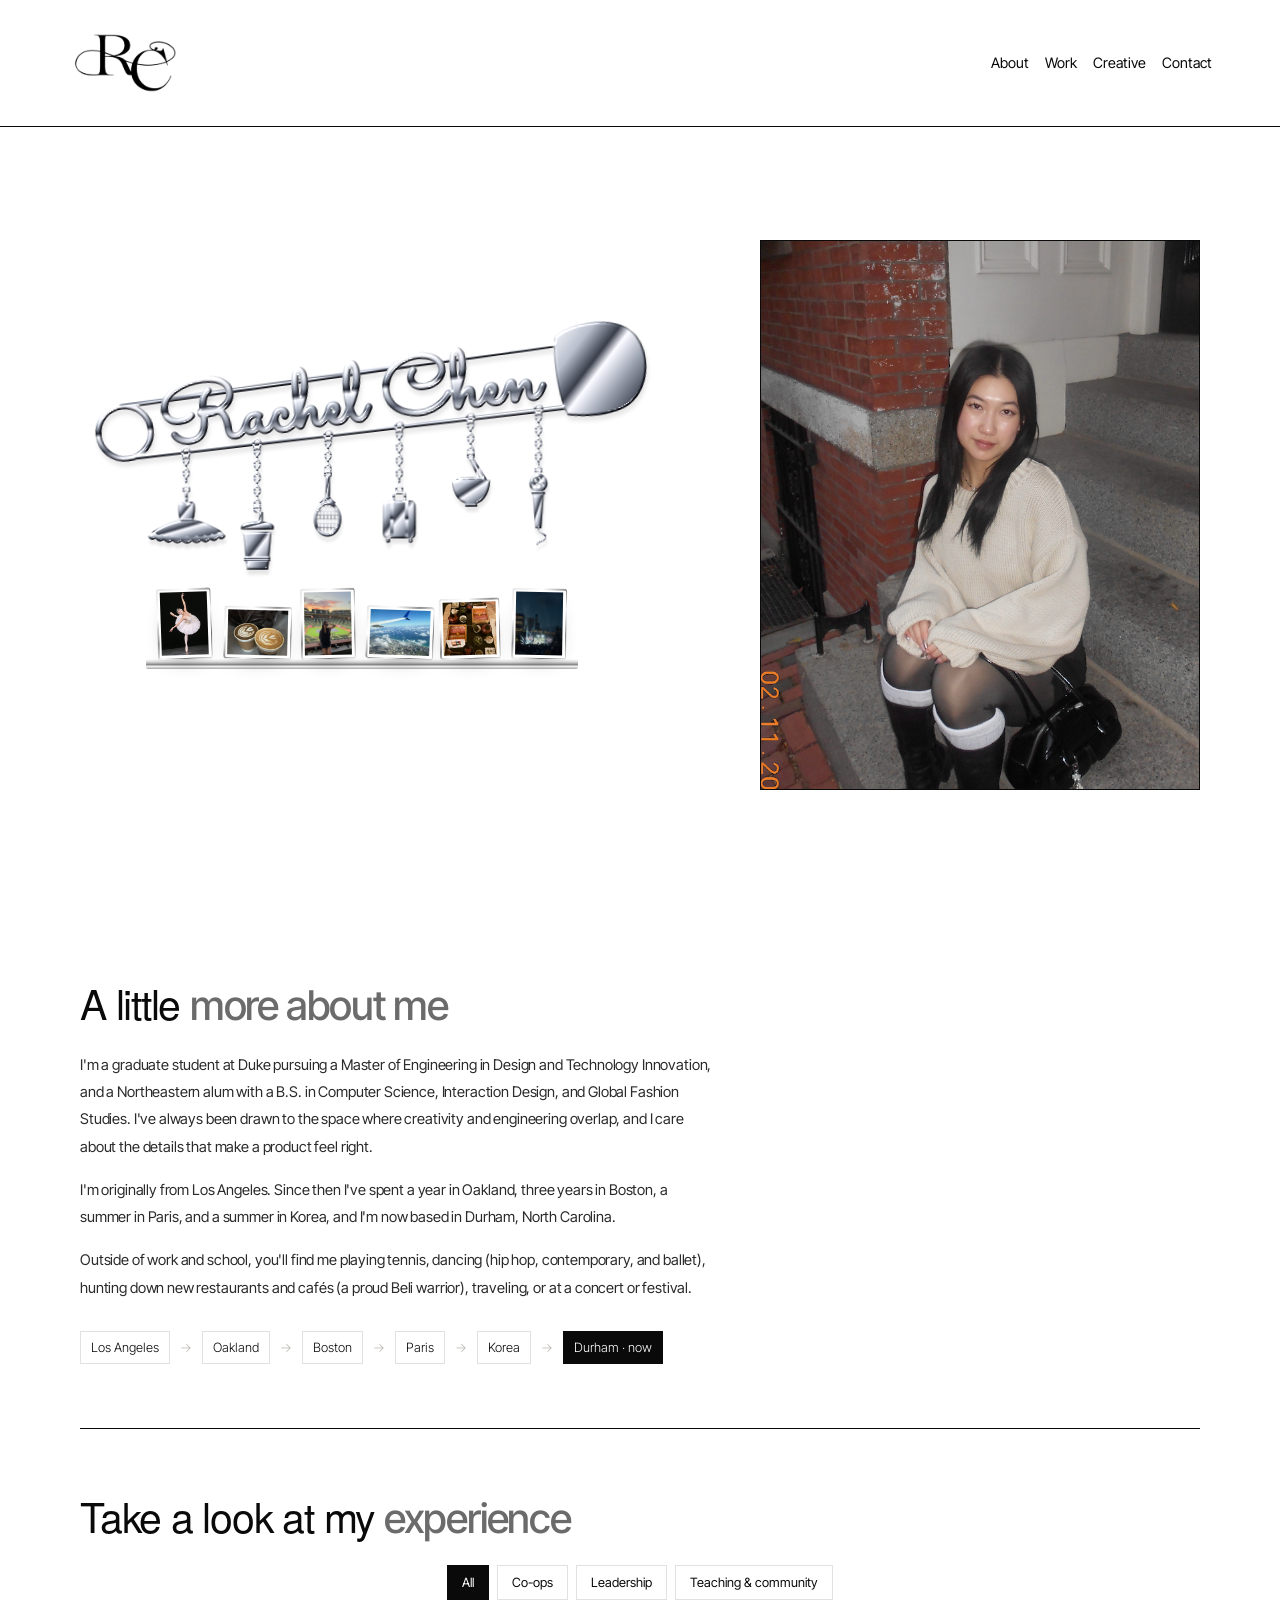
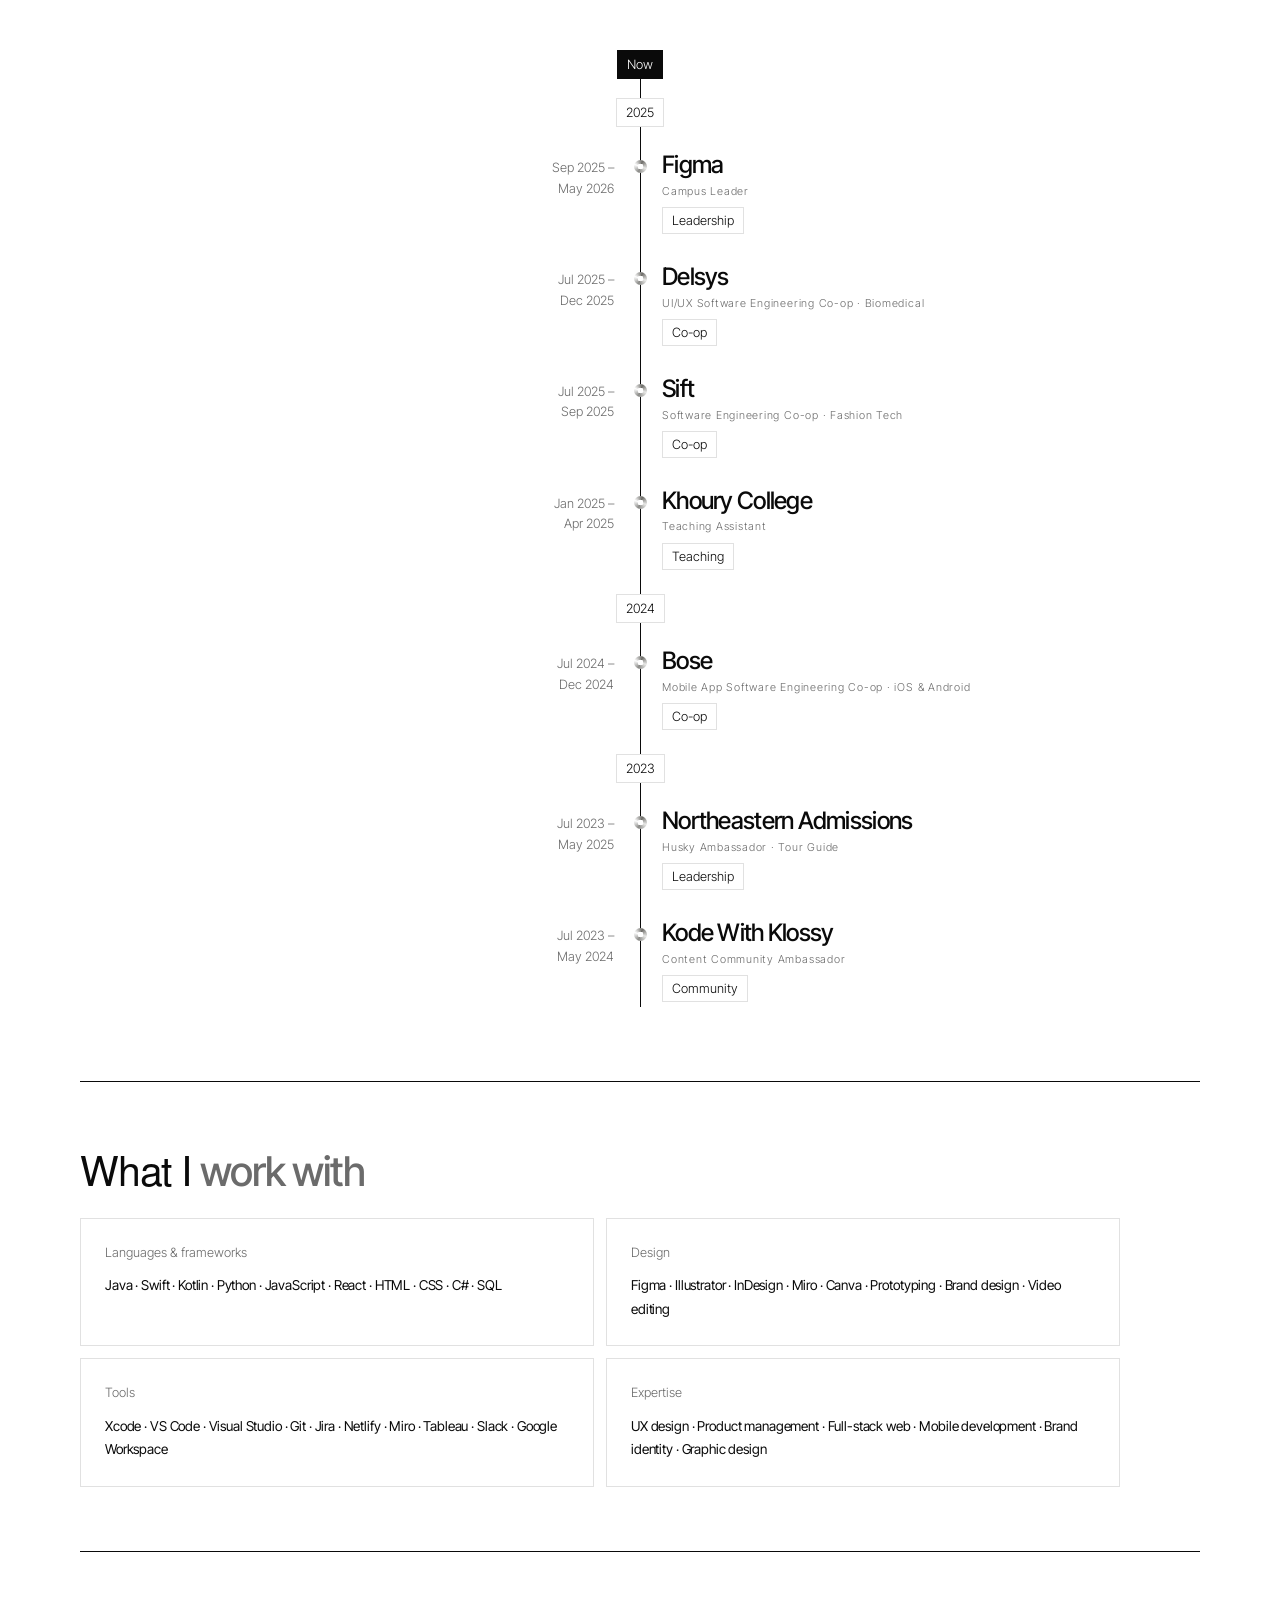
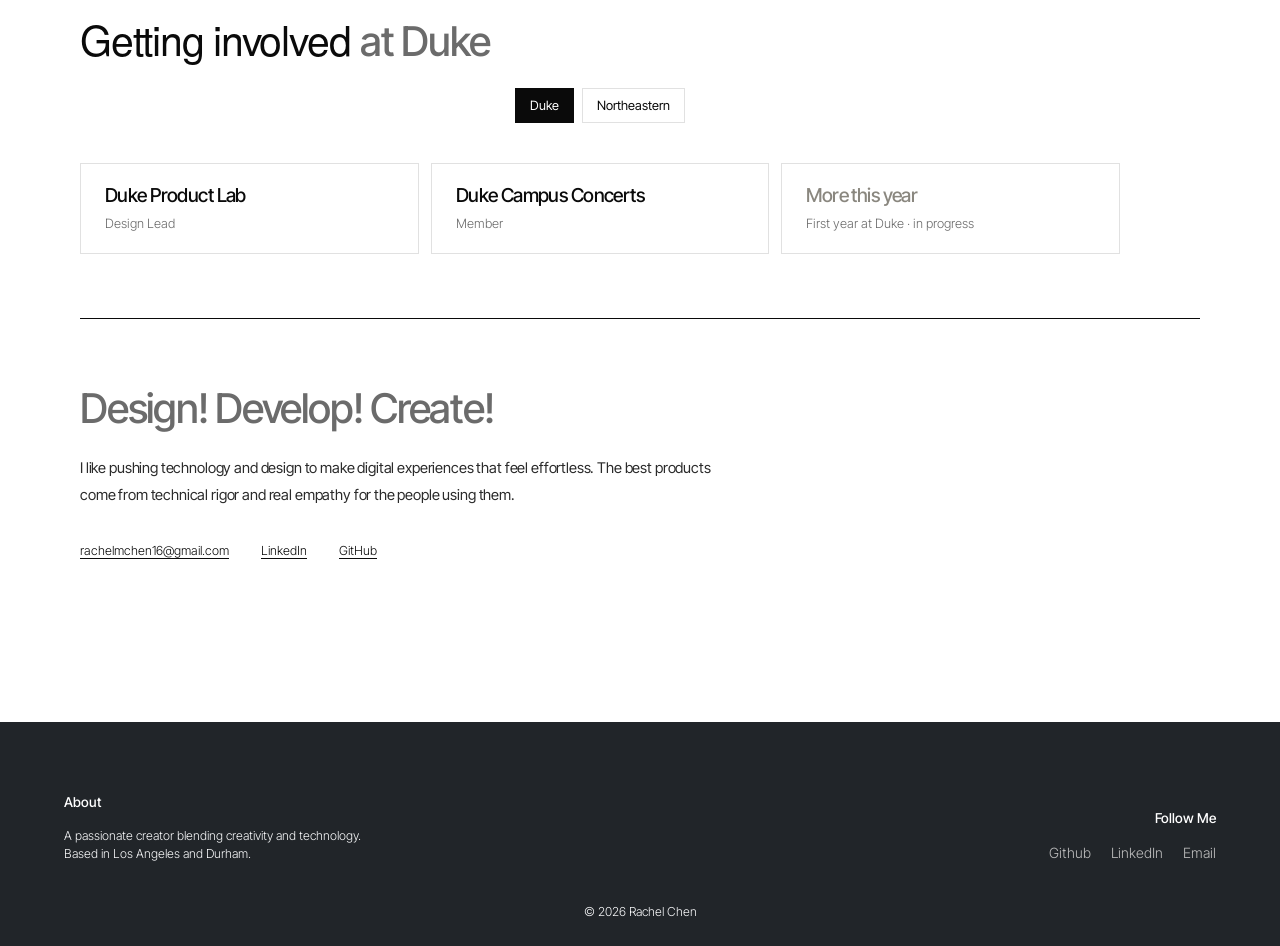
<file: about.html>
<!doctype html>
<html lang="en">
  <head>
    <meta charset="UTF-8" />
    <meta name="viewport" content="width=device-width, initial-scale=1.0" />
    <title>About — Rachel Chen</title>
    <link rel="icon" type="image/x-icon" href="/assets/LOGO.png" />
    <link
      href="https://cdn.jsdelivr.net/npm/bootstrap@5.3.1/dist/css/bootstrap.min.css"
      rel="stylesheet"
    />
    <link rel="preconnect" href="https://fonts.googleapis.com" />
    <link rel="preconnect" href="https://fonts.gstatic.com" crossorigin />
    <link
      href="https://fonts.googleapis.com/css2?family=Cormorant+Garamond:ital,wght@0,300;0,400;0,600;1,300;1,400;1,600&family=DM+Sans:wght@200;300;400&display=swap"
      rel="stylesheet"
    />
    <link rel="stylesheet" href="about.css" />
    <style>
      /* chrome-star cursor, same as the home page */
      /* ---------- chrome cursor ---------- */
      /* Only hide the system cursor when the custom one is running
   (touch devices keep their normal behaviour). */
      * {
        cursor: auto;
      }
      html.chrome-cursor,
      html.chrome-cursor * {
        cursor: none !important;
      }
      html.native-cursor .cursor,
      html.native-cursor .cursor-ring {
        display: none;
      }

      .cursor,
      .cursor-ring {
        left: 0;
        top: 0;
        opacity: 0;
        will-change: transform;
      }
      body.cursor-visible .cursor,
      body.cursor-visible .cursor-ring {
        opacity: 1;
      }

      .cursor {
        transition:
          width 0.25s,
          height 0.25s,
          background 0.25s,
          opacity 0.2s;
      }
      .cursor-ring {
        display: flex;
        align-items: center;
        justify-content: center;
        transition:
          width 0.35s cubic-bezier(0.2, 0.8, 0.2, 1),
          height 0.35s cubic-bezier(0.2, 0.8, 0.2, 1),
          border-color 0.3s,
          background 0.3s,
          opacity 0.2s;
      }
      .cursor-arrow {
        width: 12px;
        height: 12px;
        fill: none;
        stroke: #0e0e0e;
        stroke-width: 1.3;
        stroke-linecap: round;
        stroke-linejoin: round;
        opacity: 0;
        transform: scale(0.4) rotate(-45deg);
        transition:
          opacity 0.25s,
          transform 0.35s cubic-bezier(0.2, 0.8, 0.2, 1);
      }

      /* link state: the dot disappears, the ring becomes a chrome lens with an arrow */
      body.cursor-link .cursor {
        width: 0;
        height: 0;
      }
      body.cursor-link .cursor-ring.__old {
        border: 1px solid transparent;
        background:
          linear-gradient(rgba(255, 255, 255, 0.82), rgba(255, 255, 255, 0.82))
            padding-box,
          linear-gradient(
              135deg,
              #c8c8c8 0%,
              #ffffff 22%,
              #7a7a7a 42%,
              #f2f2f2 58%,
              #5a5a5a 78%,
              #d8d8d8 100%
            )
            border-box;
        backdrop-filter: blur(3px);
        -webkit-backdrop-filter: blur(3px);
      }
      body.cursor-link .cursor-arrow {
        opacity: 1;
        transform: scale(1) rotate(0deg);
      }
      body.cursor-press .cursor-ring {
        width: 24px;
        height: 24px;
      }
      body.cursor-link.cursor-press .cursor-ring {
        width: 48px;
        height: 48px;
      }

      /* over the dark sequin band */
      body.cursor-dark:not(.cursor-link) .cursor {
        background: #f0efeb;
      }
      body.cursor-dark:not(.cursor-link) .cursor-ring {
        border-color: rgba(240, 239, 235, 0.45);
      }

      /* star trail canvas */
      .cursor-stars {
        position: fixed;
        inset: 0;
        width: 100vw;
        height: 100vh;
        pointer-events: none;
        z-index: 9997;
      }

      /* ---------- hover label: the cursor tells you what a click does ---------- */
      .cursor-label {
        position: fixed;
        left: 0;
        top: 0;
        z-index: 10000;
        pointer-events: none;
        padding: 7px 12px 7px 11px;
        border-radius: 999px;
        background: #0a0a0a;
        color: #fff;
        font-family: "Inter Tight", "DM Sans", sans-serif;
        font-size: 12px;
        font-weight: 500;
        letter-spacing: 0.01em;
        line-height: 1;
        white-space: nowrap;
        opacity: 0;
        transition: opacity 0.12s linear;
        will-change: transform;
      }
      body.cursor-link .cursor-label.has-text {
        opacity: 1;
      }
      /* in link state: the ring simply fades (no resizing, so nothing bounces);
         the dot stays the same size at the exact click point */
      body.cursor-link .cursor-ring,
      body.cursor-press .cursor-ring {
        width: 32px !important;
        height: 32px !important;
      }
      body.cursor-link .cursor-ring {
        opacity: 0 !important;
        transition: opacity 0.12s linear !important;
      }
      body.cursor-link .cursor {
        width: 9px !important;
        height: 9px !important;
        background: #0a0a0a !important;
        transition: none !important;
      }
      body.cursor-link .cursor-arrow {
        display: none;
      }
    </style>
    <script
      src="https://cdn.databuddy.cc/databuddy.js"
      data-client-id="a6add130-9444-4508-9e3d-d8cf5b29bb50"
      data-track-web-vitals="true"
      data-track-errors="true"
      crossorigin="anonymous"
      async
    ></script>
    <!-- site-wide look: keep this as the last stylesheet -->
    <link rel="stylesheet" href="theme.css" />
    <!-- no eyebrows; one left edge for everything (same as the home page) -->
    <style>
      .about-kicker,
      .about-meta,
      .about-section-label,
      .about-photo figcaption {
        display: none !important;
      }
      .about-hero {
        padding-left: 80px !important;
        padding-right: 80px !important;
      }
      .about-hero-left {
        padding-left: 0 !important;
      }
      .about-body {
        max-width: none !important;
        padding: 5rem 80px 6rem !important;
      }
      .about-section {
        grid-template-columns: minmax(0, 1fr) !important;
        max-width: 1040px;
      }
      /* timeline centered on the page: dates left of the spine, roles right */
      @media (min-width: 901px) {
        #experience.about-section {
          max-width: none;
        }
        .vt {
          max-width: 880px;
          margin: 0 auto;
        }
        .tl-filters {
          justify-content: center;
          margin-bottom: 2.5rem !important;
        }
        .vt-item,
        .vt-marker {
          grid-template-columns: minmax(0, 1fr) 44px minmax(0, 1fr) !important;
        }
        .vt-list::before {
          left: 50% !important;
        }
        .vt-date {
          padding-right: 4px;
        }
      }
      @media (max-width: 900px) {
        .about-hero {
          padding-left: 20px !important;
          padding-right: 20px !important;
        }
        .about-body {
          padding: 3rem 20px 4rem !important;
        }
      }
    </style>
    <style>
      /* ---------- chrome pin in place of the name ---------- */
      .about-hero .about-name {
        position: absolute !important;
        width: 1px;
        height: 1px;
        overflow: hidden;
        clip: rect(0 0 0 0);
        white-space: nowrap;
      }
      .pin-stage {
        position: relative;
        width: 100%;
        max-width: 760px;
        margin: 0 0 1.5rem -2%;
      }
      .pin-stage svg {
        display: block;
        width: 100%;
        height: auto;
        overflow: visible;
        touch-action: pan-y;
      }
      .charm-tip {
        position: absolute;
        left: 0;
        top: 0;
        z-index: 3;
        pointer-events: none;
        padding: 7px 12px;
        border-radius: 999px;
        background: #0a0a0a;
        color: #fff;
        font-family: "Inter Tight", "DM Sans", sans-serif;
        font-size: 12px;
        font-weight: 500;
        letter-spacing: 0.01em;
        white-space: nowrap;
        opacity: 0;
        transition: opacity 0.15s;
      }
      .charm-tip.on {
        opacity: 1;
      }
    </style>
    <style>
      /* ---------- the shelf: photos stand on a chrome ledge and pop out on hover ---------- */
      .shelf {
        padding: 0;
        margin: -0.5rem 0 0;
        position: relative;
      }
      /* pin sits a little higher, shelf right under it, tagline under the shelf */
      @media (min-width: 901px) {
        .about-hero {
          align-items: start !important;
          padding-top: 210px !important;
        }
        /* pin + shelf sit in the middle of the photo's height */
        .about-hero-left,
        .about-hero-right {
          align-self: center;
          padding-top: 0;
        }
      }
      .pin-stage {
        margin-bottom: 0.5rem !important;
      }
      /* small, a little closing moment at the end of the page */
      .shelf-row,
      .shelf-ledge {
        max-width: 560px;
      }
      .shelf-note {
        margin: 0 0 5.5rem;
        font-size: 1rem;
        color: #6b6b6b;
      }
      .shelf-row {
        display: flex;
        align-items: flex-end;
        justify-content: space-between;
        gap: 12px;
        padding: 0 2%;
        perspective: 1200px;
      }
      .shelf-item {
        position: relative;
        flex: 1 1 0;
        margin: 0;
        z-index: 1;
        transition:
          opacity 0.3s,
          filter 0.3s;
      }
      .shelf-lift {
        transform-origin: 50% 100%;
        transform: rotate(var(--tilt));
        transition: transform 0.45s cubic-bezier(0.2, 0.9, 0.25, 1.25);
      }
      .shelf-item.is-tall {
        flex-grow: 0.9;
      }
      .shelf-item.is-wide {
        flex-grow: 1.35;
      }
      .shelf-item.is-square {
        flex-grow: 1.05;
      }
      .shelf-frame {
        position: relative;
        padding: 4px;
        background: #fff;
        border-radius: 3px;
        box-shadow:
          0 1px 0 rgba(0, 0, 0, 0.06),
          0 10px 22px -14px rgba(0, 0, 0, 0.45);
        transition: box-shadow 0.4s;
      }
      .shelf-frame::after {
        /* a little chrome rim, like a metal frame */
        content: "";
        position: absolute;
        inset: 0;
        border-radius: 3px;
        padding: 1.5px;
        background: linear-gradient(
          135deg,
          #e6e6e6,
          #ffffff 25%,
          #8d8d8d 45%,
          #f4f4f4 60%,
          #6f6f6f 80%,
          #dcdcdc
        );
        -webkit-mask:
          linear-gradient(#000 0 0) content-box,
          linear-gradient(#000 0 0);
        -webkit-mask-composite: xor;
        mask-composite: exclude;
        pointer-events: none;
      }
      .shelf-frame img,
      .shelf-empty {
        display: block;
        width: 100%;
        object-fit: cover;
        background: #f1f1f1;
      }
      .is-tall .shelf-frame img,
      .is-tall .shelf-empty {
        aspect-ratio: 3 / 4;
      }
      .is-wide .shelf-frame img,
      .is-wide .shelf-empty {
        aspect-ratio: 4 / 3;
      }
      .is-square .shelf-frame img,
      .is-square .shelf-empty {
        aspect-ratio: 1;
      }
      .shelf-empty {
        display: grid;
        place-items: center;
        color: #9a9a9a;
        font-size: 0.65rem;
        text-align: center;
        padding: 0.5rem;
      }
      .shelf-frame img + .shelf-empty {
        display: none;
      }
      .shelf-item figcaption {
        position: absolute;
        left: 50%;
        top: calc(100% + 18px);
        transform: translateX(-50%);
        white-space: nowrap;
        font-size: 0.75rem;
        color: #8a8a8a;
        opacity: 0;
        transition: color 0.3s;
      }
      .shelf-ledge {
        height: 10px;
        margin: 0 0 2.6rem;
        border-radius: 2px;
        background: linear-gradient(
          180deg,
          #ffffff 0%,
          #d9d9d9 30%,
          #8c8c8c 55%,
          #eeeeee 75%,
          #a7a7a7 100%
        );
        box-shadow: 0 10px 18px -12px rgba(0, 0, 0, 0.5);
      }
      /* hover (or hovering its charm): the photo lifts off the shelf toward you */
      .shelf-item:hover,
      .shelf-item.is-lit {
        z-index: 5;
      }
      .shelf-item:hover .shelf-lift,
      .shelf-item.is-lit .shelf-lift {
        transform: translateY(-34px) rotate(0deg) scale(1.9);
      }
      .shelf-item:hover .shelf-frame,
      .shelf-item.is-lit .shelf-frame {
        box-shadow: 0 30px 50px -22px rgba(0, 0, 0, 0.55);
      }
      .shelf-item:hover figcaption,
      .shelf-item.is-lit figcaption {
        color: #0a0a0a;
        opacity: 1;
      }
      .shelf-item figcaption {
        transition:
          opacity 0.25s,
          color 0.25s;
      }
      .shelf-row:hover .shelf-item:not(:hover),
      .shelf-row.has-lit .shelf-item:not(.is-lit) {
        opacity: 0.55;
        filter: grayscale(0.4);
      }
      @media (prefers-reduced-motion: reduce) {
        .shelf-lift {
          transition: none;
        }
      }
      /* phones: one small shelf of six, same as desktop */
      @media (max-width: 900px) {
        .shelf-row {
          gap: 6px;
          padding: 0;
        }
        .shelf-frame {
          padding: 3px;
        }
        .shelf-item figcaption {
          font-size: 0.72rem;
          top: calc(100% + 12px);
        }
        .shelf-item:hover .shelf-lift,
        .shelf-item.is-lit .shelf-lift {
          transform: translateY(-14px) scale(1.7);
        }
        /* the end photos grow inward so they stay on screen */
        .shelf-item:first-child .shelf-lift {
          transform-origin: 0 100%;
        }
        .shelf-item:last-child .shelf-lift {
          transform-origin: 100% 100%;
        }
        .shelf-item:first-child figcaption {
          left: 0;
          transform: none;
        }
        .shelf-item:last-child figcaption {
          left: auto;
          right: 0;
          transform: none;
        }
      }
      /* each photo sits right under its charm (placed by the script below) */
      .shelf-row.is-placed {
        display: block;
        position: relative;
        max-width: none;
        padding: 0;
      }
      @media (max-width: 900px) {
        .shelf-empty {
          font-size: 0 !important;
        }
      }
      .shelf-row.is-placed .shelf-item {
        position: absolute;
        bottom: 0;
        flex: none;
      }
      .shelf-ledge {
        max-width: none !important;
      }
    </style>
  </head>

  <body class="about-page" id="page-top">
    <div class="cursor" id="cursor"></div>
    <div class="cursor-ring" id="cursorRing"></div>

    <!-- NAV (same as home) -->
    <nav class="navbar navbar-expand-lg navbar-light fixed-top" id="mainNav">
      <div class="container nav-container">
        <a class="navbar-brand" href="index.html">
          <img
            src="assets/LOGO.png"
            alt="Rachel Chen home"
            style="height: 100px"
          />
        </a>
        <button
          class="navbar-toggler navbar-toggler-right"
          type="button"
          data-bs-toggle="collapse"
          data-bs-target="#navbarResponsive"
          aria-controls="navbarResponsive"
          aria-expanded="false"
          aria-label="Toggle navigation"
        >
          Menu
        </button>
        <div class="collapse navbar-collapse" id="navbarResponsive">
          <ul class="navbar-nav ms-auto">
            <li class="nav-item">
              <a class="nav-link" href="about.html">About</a>
            </li>
            <li class="nav-item">
              <a class="nav-link" href="index.html#work">Work</a>
            </li>
            <li class="nav-item">
              <a class="nav-link" href="creative.html">Creative</a>
            </li>
            <li class="nav-item">
              <a class="nav-link" href="mailto:rachelmchen16@gmail.com"
                >Contact</a
              >
            </li>
          </ul>
        </div>
      </div>
    </nav>

    <!-- HERO -->
    <div class="about-hero">
      <div class="about-hero-left">
        <h1 class="about-name" aria-label="Rachel Chen">
          <span class="about-name-line" id="nameLine1">Rachel</span>
          <span class="about-name-line" id="nameLine2">Chen</span>
        </h1>
        <!-- your name as a chrome safety pin, with a charm for each thing you love -->
        <div class="pin-stage" id="pinStage">
          <svg id="pin" viewBox="0 120 1000 450" aria-hidden="true">
            <defs>
              <!-- chrome reflects a bright sky, a dark horizon and a bright floor -->
              <linearGradient id="metal" x1="0" y1="0" x2="0" y2="1">
                <stop offset="0" stop-color="#ffffff" />
                <stop offset=".2" stop-color="#e3e7ec" />
                <stop offset=".36" stop-color="#8b929b" />
                <stop offset=".46" stop-color="#262a30" />
                <stop offset=".53" stop-color="#f9fbfd" />
                <stop offset=".66" stop-color="#bcc2ca" />
                <stop offset=".82" stop-color="#5a6069" />
                <stop offset="1" stop-color="#eef1f5" />
              </linearGradient>
              <linearGradient id="metalH" x1="0" y1="0" x2="1" y2="1">
                <stop offset="0" stop-color="#ffffff" />
                <stop offset=".25" stop-color="#b9bfc7" />
                <stop offset=".42" stop-color="#3a3f46" />
                <stop offset=".5" stop-color="#fbfcfe" />
                <stop offset=".68" stop-color="#9aa1aa" />
                <stop offset=".85" stop-color="#4b5058" />
                <stop offset="1" stop-color="#e9edf2" />
              </linearGradient>
              <!-- a bright band that sweeps across the name on hover -->
              <linearGradient
                id="sweep"
                gradientUnits="userSpaceOnUse"
                x1="-400"
                y1="0"
                x2="-240"
                y2="0"
              >
                <stop offset="0" stop-color="#fff" stop-opacity="0" />
                <stop offset=".5" stop-color="#fff" stop-opacity=".85" />
                <stop offset="1" stop-color="#fff" stop-opacity="0" />
              </linearGradient>
              <filter
                id="chrome"
                x="-30%"
                y="-30%"
                width="160%"
                height="170%"
                color-interpolation-filters="sRGB"
              >
                <feGaussianBlur in="SourceAlpha" stdDeviation="2" result="b" />
                <!-- broad sheen -->
                <feSpecularLighting
                  in="b"
                  surfaceScale="4.5"
                  specularConstant="1.1"
                  specularExponent="34"
                  lighting-color="#fff"
                  result="s1"
                >
                  <feDistantLight azimuth="240" elevation="32" />
                </feSpecularLighting>
                <!-- sharp glints -->
                <feSpecularLighting
                  in="b"
                  surfaceScale="4.5"
                  specularConstant="1.2"
                  specularExponent="120"
                  lighting-color="#fff"
                  result="s2"
                >
                  <feDistantLight azimuth="60" elevation="40" />
                </feSpecularLighting>
                <feComposite
                  in="s1"
                  in2="s2"
                  operator="arithmetic"
                  k2="1"
                  k3="1"
                  result="s"
                />
                <feComposite
                  in="s"
                  in2="SourceAlpha"
                  operator="in"
                  result="si"
                />
                <!-- dark rims where the surface turns away -->
                <feDiffuseLighting
                  in="b"
                  surfaceScale="4.5"
                  diffuseConstant="1.15"
                  lighting-color="#fff"
                  result="d"
                >
                  <feDistantLight azimuth="240" elevation="58" />
                </feDiffuseLighting>
                <feComposite
                  in="d"
                  in2="SourceAlpha"
                  operator="in"
                  result="di"
                />
                <feBlend
                  in="SourceGraphic"
                  in2="di"
                  mode="multiply"
                  result="m"
                />
                <feComposite
                  in="m"
                  in2="si"
                  operator="arithmetic"
                  k2="1"
                  k3="1"
                  result="lit"
                />
                <feComponentTransfer in="lit" result="pop">
                  <feFuncR type="linear" slope="1.04" intercept="-0.02" />
                  <feFuncG type="linear" slope="1.04" intercept="-0.02" />
                  <feFuncB type="linear" slope="1.04" intercept="0" />
                </feComponentTransfer>
                <feGaussianBlur in="SourceAlpha" stdDeviation="4" result="sh" />
                <feOffset in="sh" dx="2" dy="8" result="sho" />
                <feComponentTransfer in="sho" result="shf">
                  <feFuncA type="linear" slope=".1" />
                </feComponentTransfer>
                <feMerge>
                  <feMergeNode in="shf" />
                  <feMergeNode in="pop" />
                </feMerge>
              </filter>
              <filter
                id="chromeSm"
                x="-30%"
                y="-30%"
                width="160%"
                height="170%"
                color-interpolation-filters="sRGB"
              >
                <feGaussianBlur
                  in="SourceAlpha"
                  stdDeviation="1.5"
                  result="b"
                />
                <!-- broad sheen -->
                <feSpecularLighting
                  in="b"
                  surfaceScale="3.5"
                  specularConstant="1.1"
                  specularExponent="34"
                  lighting-color="#fff"
                  result="s1"
                >
                  <feDistantLight azimuth="240" elevation="32" />
                </feSpecularLighting>
                <!-- sharp glints -->
                <feSpecularLighting
                  in="b"
                  surfaceScale="3.5"
                  specularConstant="1.2"
                  specularExponent="120"
                  lighting-color="#fff"
                  result="s2"
                >
                  <feDistantLight azimuth="60" elevation="40" />
                </feSpecularLighting>
                <feComposite
                  in="s1"
                  in2="s2"
                  operator="arithmetic"
                  k2="1"
                  k3="1"
                  result="s"
                />
                <feComposite
                  in="s"
                  in2="SourceAlpha"
                  operator="in"
                  result="si"
                />
                <!-- dark rims where the surface turns away -->
                <feDiffuseLighting
                  in="b"
                  surfaceScale="3.5"
                  diffuseConstant="1.15"
                  lighting-color="#fff"
                  result="d"
                >
                  <feDistantLight azimuth="240" elevation="58" />
                </feDiffuseLighting>
                <feComposite
                  in="d"
                  in2="SourceAlpha"
                  operator="in"
                  result="di"
                />
                <feBlend
                  in="SourceGraphic"
                  in2="di"
                  mode="multiply"
                  result="m"
                />
                <feComposite
                  in="m"
                  in2="si"
                  operator="arithmetic"
                  k2="1"
                  k3="1"
                  result="lit"
                />
                <feComponentTransfer in="lit" result="pop">
                  <feFuncR type="linear" slope="1.04" intercept="-0.02" />
                  <feFuncG type="linear" slope="1.04" intercept="-0.02" />
                  <feFuncB type="linear" slope="1.04" intercept="0" />
                </feComponentTransfer>
                <feGaussianBlur in="SourceAlpha" stdDeviation="3" result="sh" />
                <feOffset in="sh" dx="2" dy="8" result="sho" />
                <feComponentTransfer in="sho" result="shf">
                  <feFuncA type="linear" slope=".1" />
                </feComponentTransfer>
                <feMerge>
                  <feMergeNode in="shf" />
                  <feMergeNode in="pop" />
                </feMerge>
              </filter>

              <!-- the charms, drawn so the jump ring sits at 0,0 -->
              <g id="c-tutu">
                <circle
                  cx="0"
                  cy="6"
                  r="6"
                  fill="none"
                  stroke="url(#metal)"
                  stroke-width="3.5"
                />
                <rect
                  x="-2.5"
                  y="11"
                  width="5"
                  height="22"
                  rx="2.5"
                  fill="url(#metal)"
                />
                <!-- bodice with a sweetheart neckline -->
                <path
                  fill="url(#metalH)"
                  d="M-16 34 C-11 28 -4 30 0 36 C4 30 11 28 16 34 C18 48 15 60 12 70 L-12 70 C-15 60 -18 48 -16 34 Z"
                />
                <!-- a full, layered skirt -->
                <path
                  fill="url(#metal)"
                  d="M-13 68 L13 68 C40 72 64 82 76 98 Q70 108 61 102 Q55 112 45 105 Q38 115 28 107 Q20 116 10 108 Q0 117 -10 108 Q-20 116 -28 107 Q-38 115 -45 105 Q-55 112 -61 102 Q-70 108 -76 98 C-64 82 -40 72 -13 68 Z"
                />
                <path
                  fill="url(#metalH)"
                  d="M-13 66 L13 66 C34 70 52 77 62 90 Q57 98 49 93 Q43 101 35 95 Q28 103 19 96 Q10 104 0 97 Q-10 104 -19 96 Q-28 103 -35 95 Q-43 101 -49 93 Q-57 98 -62 90 C-52 77 -34 70 -13 66 Z"
                />
                <rect
                  x="-14"
                  y="63"
                  width="28"
                  height="7"
                  rx="3.5"
                  fill="url(#metal)"
                />
              </g>
              <g id="c-coffee">
                <circle
                  cx="0"
                  cy="6"
                  r="6"
                  fill="none"
                  stroke="url(#metal)"
                  stroke-width="3.5"
                />
                <path fill="url(#metalH)" d="M4 12 L12 12 L10 36 L2 36 Z" />
                <path
                  fill="url(#metalH)"
                  d="M-32 46 L32 46 L32 40 C32 26 -32 26 -32 40 Z"
                />
                <path
                  fill-rule="evenodd"
                  fill="url(#metalH)"
                  d="M-28 50 L28 50 L21 124 L-21 124 Z"
                />
                <rect
                  x="-26"
                  y="98"
                  width="51"
                  height="10"
                  fill="url(#metal)"
                />
              </g>
              <g id="c-racket">
                <circle
                  cx="0"
                  cy="6"
                  r="6"
                  fill="none"
                  stroke="url(#metal)"
                  stroke-width="3.5"
                />
                <rect
                  x="-4.5"
                  y="10"
                  width="9"
                  height="44"
                  rx="3.5"
                  fill="url(#metalH)"
                />
                <path
                  fill="url(#metalH)"
                  d="M-4 50 L-16 62 L-11 65 L0 56 L11 65 L16 62 L4 50 Z"
                />
                <path
                  fill-rule="evenodd"
                  fill="url(#metalH)"
                  d="M-27 94 a27 34 0 1 0 54 0 a27 34 0 1 0 -54 0 Z M-21 94 a21 28 0 1 0 42 0 a21 28 0 1 0 -42 0 Z"
                />
                <path
                  fill="none"
                  stroke="url(#metal)"
                  stroke-width="1.3"
                  d="M-14 70 L-14 118 M-7 66 L-7 122 M0 66 L0 122 M7 66 L7 122 M14 70 L14 118 M-19 78 L19 78 M-21 86 L21 86 M-21 94 L21 94 M-21 102 L21 102 M-19 110 L19 110"
                />
              </g>
              <g id="c-suitcase">
                <circle
                  cx="0"
                  cy="6"
                  r="6"
                  fill="none"
                  stroke="url(#metal)"
                  stroke-width="3.5"
                />
                <path
                  fill="none"
                  stroke="url(#metal)"
                  stroke-width="4.5"
                  stroke-linejoin="round"
                  d="M-11 30 L-11 14 L11 14 L11 30"
                />
                <rect
                  x="-32"
                  y="28"
                  width="64"
                  height="74"
                  rx="9"
                  fill="url(#metalH)"
                />
                <rect x="-18" y="28" width="7" height="74" fill="url(#metal)" />
                <rect x="11" y="28" width="7" height="74" fill="url(#metal)" />
                <circle cx="-22" cy="106" r="4.5" fill="url(#metal)" />
                <circle cx="22" cy="106" r="4.5" fill="url(#metal)" />
              </g>
              <g id="c-bowl">
                <circle
                  cx="0"
                  cy="6"
                  r="6"
                  fill="none"
                  stroke="url(#metal)"
                  stroke-width="3.5"
                />
                <!-- chopsticks hold the bowl to the ring -->
                <path
                  fill="none"
                  stroke="url(#metalH)"
                  stroke-width="4"
                  stroke-linecap="round"
                  d="M-3 11 L22 62 M3 11 L32 58"
                />
                <path
                  fill="url(#metal)"
                  d="M-30 54 C-20 44 -8 52 0 46 C8 52 20 44 30 54 Z"
                />
                <path
                  fill="url(#metalH)"
                  d="M-38 54 L38 54 C36 86 20 102 0 102 C-20 102 -36 86 -38 54 Z"
                />
                <rect
                  x="-12"
                  y="100"
                  width="24"
                  height="6"
                  rx="2"
                  fill="url(#metal)"
                />
              </g>
              <g id="c-mic">
                <circle
                  cx="0"
                  cy="6"
                  r="6"
                  fill="none"
                  stroke="url(#metal)"
                  stroke-width="3.5"
                />
                <path
                  fill-rule="evenodd"
                  fill="url(#metalH)"
                  d="M-18 32 a18 18 0 1 0 36 0 a18 18 0 1 0 -36 0 Z M-8 24 L-4 24 L-4 28 L-8 28 Z M2 24 L6 24 L6 28 L2 28 Z M-3 34 L1 34 L1 38 L-3 38 Z M7 34 L11 34 L11 38 L7 38 Z M-13 34 L-9 34 L-9 38 L-13 38 Z"
                />
                <rect
                  x="-13"
                  y="48"
                  width="26"
                  height="7"
                  rx="2"
                  fill="url(#metal)"
                />
                <path fill="url(#metalH)" d="M-11 55 L11 55 L6 120 L-6 120 Z" />
                <path
                  fill="none"
                  stroke="url(#metal)"
                  stroke-width="3"
                  stroke-linecap="round"
                  d="M0 120 C0 132 16 128 14 138 C12 148 -4 144 -2 152"
                />
              </g>
            </defs>

            <!-- the pin, tilted; it wobbles when you hover it -->
            <g id="pinGroup">
              <g filter="url(#chrome)">
                <circle
                  cx="92"
                  cy="258"
                  r="44"
                  fill="none"
                  stroke="url(#metal)"
                  stroke-width="10"
                />
                <path
                  d="M92 214 C300 210 600 204 850 200"
                  fill="none"
                  stroke="url(#metal)"
                  stroke-width="8"
                  stroke-linecap="round"
                />
                <path
                  d="M104 301 L850 306"
                  fill="none"
                  stroke="url(#metal)"
                  stroke-width="9"
                  stroke-linecap="round"
                />
                <path
                  fill-rule="evenodd"
                  fill="url(#metalH)"
                  d="M826 186 C856 164 936 160 962 200 C986 238 972 300 930 318 C900 330 860 326 832 320 C820 290 818 220 826 186 Z "
                />
              </g>
              <g filter="url(#chrome)">
                <path
                  id="name"
                  d="M106.9970703125 -101.6845703125Q108.2421875 -101.6845703125 109.19677734375 -100.81298828125Q110.1513671875 -99.94140625 110.1513671875 -98.5302734375Q110.1513671875 -96.7041015625 108.57421875 -95.791015625Q108.3251953125 -95.625 106.37451171875 -94.2138671875Q104.423828125 -92.802734375 102.099609375 -89.6484375Q99.775390625 -86.494140625 97.6171875 -81.30615234375Q95.458984375 -76.1181640625 94.8779296875 -68.4814453125Q94.7119140625 -67.1533203125 94.67041015625 -65.8251953125Q94.62890625 -64.4970703125 94.5458984375 -63.1689453125Q96.0400390625 -63.3349609375 97.65869140625 -63.45947265625Q99.27734375 -63.583984375 101.103515625 -63.583984375Q107.080078125 -63.583984375 112.6416015625 -62.255859375Q118.203125 -60.927734375 122.8515625 -58.4375Q134.8876953125 -63.251953125 141.279296875 -71.220703125Q147.6708984375 -79.189453125 147.6708984375 -88.984375Q147.6708984375 -96.2890625 144.0185546875 -101.97509765625Q140.3662109375 -107.6611328125 133.76708984375 -111.5625Q127.16796875 -115.4638671875 117.99560546875 -117.5390625Q108.8232421875 -119.6142578125 97.8662109375 -119.6142578125Q88.3203125 -119.6142578125 78.40087890625 -118.16162109375Q68.4814453125 -116.708984375 59.22607421875 -113.8037109375Q49.970703125 -110.8984375 41.8359375 -106.58203125Q33.701171875 -102.265625 27.6416015625 -96.66259765625Q21.58203125 -91.0595703125 18.095703125 -84.169921875Q14.609375 -77.2802734375 14.609375 -69.228515625Q14.609375 -63.251953125 16.6845703125 -58.72802734375Q18.759765625 -54.2041015625 22.20458984375 -51.17431640625Q25.6494140625 -48.14453125 30.1318359375 -46.60888671875Q34.6142578125 -45.0732421875 39.51171875 -45.0732421875Q45.322265625 -45.0732421875 49.7216796875 -46.2353515625Q54.12109375 -47.3974609375 57.109375 -48.76708984375Q60.09765625 -50.13671875 61.63330078125 -51.34033203125Q63.1689453125 -52.5439453125 63.3349609375 -52.7099609375Q63.916015625 -53.125 64.6630859375 -53.66455078125Q65.41015625 -54.2041015625 66.240234375 -54.2041015625Q67.4853515625 -54.2041015625 68.3984375 -53.33251953125Q69.3115234375 -52.4609375 69.3115234375 -51.1328125Q69.3115234375 -49.8046875 68.3984375 -48.974609375Q68.232421875 -48.80859375 66.28173828125 -47.18994140625Q64.3310546875 -45.5712890625 60.6787109375 -43.7451171875Q57.0263671875 -41.9189453125 51.75537109375 -40.4248046875Q46.484375 -38.9306640625 39.677734375 -38.9306640625Q33.369140625 -38.9306640625 27.68310546875 -41.005859375Q21.9970703125 -43.0810546875 17.6806640625 -46.982421875Q13.3642578125 -50.8837890625 10.83251953125 -56.48681640625Q8.30078125 -62.08984375 8.30078125 -69.228515625Q8.30078125 -77.1142578125 11.5380859375 -84.37744140625Q14.775390625 -91.640625 20.6689453125 -97.94921875Q26.5625 -104.2578125 34.7802734375 -109.36279296875Q42.998046875 -114.4677734375 52.91748046875 -118.1201171875Q62.8369140625 -121.7724609375 74.208984375 -123.7646484375Q85.5810546875 -125.7568359375 97.7001953125 -125.7568359375Q110.068359375 -125.7568359375 120.40283203125 -123.30810546875Q130.7373046875 -120.859375 138.2080078125 -116.25244140625Q145.6787109375 -111.6455078125 149.8291015625 -104.96337890625Q153.9794921875 -98.28125 153.9794921875 -89.814453125Q153.9794921875 -78.6083984375 147.54638671875 -69.4775390625Q141.11328125 -60.3466796875 128.662109375 -54.287109375Q133.2275390625 -50.3857421875 135.84228515625 -45.19775390625Q138.45703125 -40.009765625 139.74365234375 -34.697265625Q141.0302734375 -29.384765625 141.40380859375 -24.5703125Q141.77734375 -19.755859375 141.943359375 -16.5185546875Q142.109375 -11.787109375 142.81494140625 -8.84033203125Q143.5205078125 -5.8935546875 144.80712890625 -4.2333984375Q146.09375 -2.5732421875 147.96142578125 -1.95068359375Q149.8291015625 -1.328125 152.4853515625 -1.328125Q156.220703125 -1.328125 159.375 -3.11279296875Q162.529296875 -4.8974609375 165.06103515625 -7.5537109375Q167.5927734375 -10.2099609375 169.54345703125 -13.32275390625Q171.494140625 -16.435546875 172.822265625 -19.13330078125Q174.150390625 -21.8310546875 174.85595703125 -23.61572265625Q175.5615234375 -25.400390625 175.5615234375 -25.4833984375Q176.3916015625 -27.55859375 178.466796875 -27.55859375Q179.8779296875 -27.55859375 180.74951171875 -26.60400390625Q181.62109375 -25.6494140625 181.62109375 -24.404296875Q181.62109375 -23.9892578125 181.455078125 -23.3251953125Q181.3720703125 -22.9931640625 180.50048828125 -20.79345703125Q179.62890625 -18.59375 177.96875 -15.48095703125Q176.30859375 -12.3681640625 173.818359375 -8.798828125Q171.328125 -5.2294921875 168.04931640625 -2.19970703125Q164.7705078125 0.830078125 160.66162109375 2.822265625Q156.552734375 4.814453125 151.572265625 4.814453125Q147.1728515625 4.814453125 144.22607421875 3.4033203125Q141.279296875 1.9921875 139.41162109375 -0.70556640625Q137.5439453125 -3.4033203125 136.67236328125 -7.26318359375Q135.80078125 -11.123046875 135.634765625 -16.103515625Q135.5517578125 -18.1787109375 135.3857421875 -21.04248046875Q135.2197265625 -23.90625 134.76318359375 -27.10205078125Q134.306640625 -30.2978515625 133.4765625 -33.701171875Q132.646484375 -37.1044921875 131.15234375 -40.341796875Q129.658203125 -43.5791015625 127.4169921875 -46.484375Q125.17578125 -49.3896484375 121.9384765625 -51.5478515625Q115.546875 -49.3896484375 108.69873046875 -48.18603515625Q101.8505859375 -46.982421875 94.5458984375 -46.8994140625V-44.4091796875Q94.5458984375 -34.19921875 92.51220703125 -25.27587890625Q90.478515625 -16.3525390625 85.9130859375 -9.75341796875Q81.34765625 -3.154296875 74.1259765625 0.62255859375Q66.904296875 4.3994140625 56.5283203125 4.3994140625Q51.3818359375 4.3994140625 46.35986328125 3.02978515625Q41.337890625 1.66015625 36.97998046875 -0.7470703125Q32.6220703125 -3.154296875 29.17724609375 -6.43310546875Q25.732421875 -9.7119140625 23.740234375 -13.5302734375Q23.3251953125 -14.1943359375 23.3251953125 -15.0244140625Q23.3251953125 -16.1865234375 24.19677734375 -17.14111328125Q25.068359375 -18.095703125 26.4794921875 -18.095703125Q28.3056640625 -18.095703125 29.21875 -16.5185546875Q31.044921875 -13.28125 33.9501953125 -10.5419921875Q36.85546875 -7.802734375 40.46630859375 -5.85205078125Q44.0771484375 -3.9013671875 48.18603515625 -2.822265625Q52.294921875 -1.7431640625 56.5283203125 -1.7431640625Q65.078125 -1.7431640625 71.1376953125 -4.77294921875Q77.197265625 -7.802734375 81.015625 -13.40576171875Q84.833984375 -19.0087890625 86.5771484375 -26.85302734375Q88.3203125 -34.697265625 88.3203125 -44.4091796875V-47.646484375Q85.5810546875 -48.5595703125 83.9208984375 -50.2197265625Q82.2607421875 -51.8798828125 82.2607421875 -54.287109375Q82.2607421875 -56.6943359375 83.837890625 -58.5205078125Q85.4150390625 -60.3466796875 88.3203125 -61.5087890625Q88.3203125 -63.41796875 88.4033203125 -65.28564453125Q88.486328125 -67.1533203125 88.65234375 -68.9794921875Q89.150390625 -74.9560546875 90.52001953125 -79.6875Q91.8896484375 -84.4189453125 93.75732421875 -87.98828125Q95.625 -91.5576171875 97.6171875 -94.0478515625Q99.609375 -96.5380859375 101.3525390625 -98.15673828125Q103.095703125 -99.775390625 104.2578125 -100.5224609375Q105.419921875 -101.26953125 105.5859375 -101.3525390625Q106.1669921875 -101.6845703125 106.9970703125 -101.6845703125ZM114.7998046875 -55.3662109375Q113.388671875 -55.78125 112.060546875 -56.1962890625Q110.732421875 -56.611328125 109.19677734375 -56.90185546875Q107.6611328125 -57.1923828125 105.79345703125 -57.39990234375Q103.92578125 -57.607421875 101.5185546875 -57.607421875Q97.2021484375 -57.607421875 94.462890625 -57.109375V-57.0263671875V-53.0419921875Q99.5263671875 -53.0419921875 104.88037109375 -53.623046875Q110.234375 -54.2041015625 114.7998046875 -55.3662109375Z M239.39453125 -23.1591796875Q239.0625 -22.4951171875 238.02490234375 -20.37841796875Q236.9873046875 -18.26171875 235.36865234375 -15.5224609375Q233.75 -12.783203125 231.591796875 -9.794921875Q229.43359375 -6.806640625 226.77734375 -4.31640625Q224.12109375 -1.826171875 221.0498046875 -0.20751953125Q217.978515625 1.4111328125 214.5751953125 1.4111328125Q209.7607421875 1.4111328125 206.48193359375 -1.66015625Q203.203125 -4.7314453125 201.708984375 -9.3798828125Q198.88671875 -4.6484375 194.9853515625 -1.86767578125Q191.083984375 0.9130859375 187.1826171875 0.9130859375Q184.111328125 0.9130859375 181.62109375 -0.20751953125Q179.130859375 -1.328125 177.3876953125 -3.36181640625Q175.64453125 -5.3955078125 174.68994140625 -8.134765625Q173.7353515625 -10.8740234375 173.7353515625 -14.111328125Q173.7353515625 -20.5859375 175.93505859375 -25.52490234375Q178.134765625 -30.4638671875 181.5380859375 -33.7841796875Q184.94140625 -37.1044921875 189.05029296875 -38.7646484375Q193.1591796875 -40.4248046875 196.9775390625 -40.4248046875Q199.55078125 -40.4248046875 201.708984375 -39.71923828125Q203.8671875 -39.013671875 205.40283203125 -38.18359375Q206.9384765625 -37.353515625 207.7685546875 -36.64794921875Q208.5986328125 -35.9423828125 208.681640625 -35.859375Q209.5947265625 -34.7802734375 209.5947265625 -33.6181640625Q209.5947265625 -32.373046875 208.681640625 -31.41845703125Q207.7685546875 -30.4638671875 206.5234375 -30.4638671875Q205.1953125 -30.4638671875 204.2822265625 -31.376953125Q204.1162109375 -31.54296875 203.53515625 -31.99951171875Q202.9541015625 -32.4560546875 201.9580078125 -32.9541015625Q200.9619140625 -33.4521484375 199.59228515625 -33.82568359375Q198.22265625 -34.19921875 196.4794921875 -34.19921875Q193.90625 -34.19921875 191.0009765625 -33.037109375Q188.095703125 -31.875 185.6884765625 -29.42626953125Q183.28125 -26.9775390625 181.66259765625 -23.28369140625Q180.0439453125 -19.58984375 180.0439453125 -14.5263671875Q180.0439453125 -12.94921875 180.3759765625 -11.33056640625Q180.7080078125 -9.7119140625 181.5380859375 -8.3837890625Q182.3681640625 -7.0556640625 183.779296875 -6.2255859375Q185.1904296875 -5.3955078125 187.265625 -5.3955078125Q188.759765625 -5.3955078125 190.71044921875 -6.3916015625Q192.6611328125 -7.3876953125 194.44580078125 -9.462890625Q196.23046875 -11.5380859375 197.68310546875 -14.6923828125Q199.1357421875 -17.8466796875 199.716796875 -22.1630859375Q199.8828125 -23.3251953125 200.7958984375 -24.11376953125Q201.708984375 -24.90234375 202.9541015625 -24.90234375Q204.1162109375 -24.90234375 204.98779296875 -23.9892578125Q205.859375 -23.076171875 205.9423828125 -21.9140625Q206.025390625 -20.3369140625 206.2744140625 -17.47314453125Q206.5234375 -14.609375 207.39501953125 -11.787109375Q208.2666015625 -8.96484375 210.009765625 -6.8896484375Q211.7529296875 -4.814453125 214.82421875 -4.814453125Q216.81640625 -4.814453125 218.76708984375 -5.8935546875Q220.7177734375 -6.97265625 222.58544921875 -8.75732421875Q224.453125 -10.5419921875 226.15478515625 -12.82470703125Q227.8564453125 -15.107421875 229.267578125 -17.431640625Q230.6787109375 -19.755859375 231.7578125 -21.9140625Q232.8369140625 -24.072265625 233.583984375 -25.6494140625Q233.9990234375 -26.5625 234.78759765625 -27.060546875Q235.576171875 -27.55859375 236.4892578125 -27.55859375Q237.900390625 -27.55859375 238.77197265625 -26.52099609375Q239.6435546875 -25.4833984375 239.6435546875 -24.3212890625Q239.6435546875 -23.740234375 239.39453125 -23.1591796875Z M287.9541015625 -22.9931640625Q287.4560546875 -22.080078125 286.25244140625 -19.6728515625Q285.048828125 -17.265625 283.01513671875 -14.23583984375Q280.9814453125 -11.2060546875 278.1591796875 -7.96875Q275.3369140625 -4.7314453125 271.6845703125 -2.03369140625Q268.0322265625 0.6640625 263.50830078125 2.4072265625Q258.984375 4.150390625 253.671875 4.150390625Q248.9404296875 4.150390625 245.2880859375 2.44873046875Q241.6357421875 0.7470703125 239.0625 -2.36572265625Q236.4892578125 -5.478515625 235.1611328125 -9.7119140625Q233.8330078125 -13.9453125 233.8330078125 -19.091796875Q233.8330078125 -24.072265625 235.244140625 -28.43017578125Q236.6552734375 -32.7880859375 239.10400390625 -36.025390625Q241.552734375 -39.2626953125 244.7900390625 -41.13037109375Q248.02734375 -42.998046875 251.6796875 -42.998046875Q254.4189453125 -42.998046875 256.66015625 -42.04345703125Q258.9013671875 -41.0888671875 260.43701171875 -39.51171875Q261.97265625 -37.9345703125 262.84423828125 -36.025390625Q263.7158203125 -34.1162109375 263.7158203125 -32.20703125Q263.7158203125 -30.380859375 263.25927734375 -28.8037109375Q262.802734375 -27.2265625 262.09716796875 -26.02294921875Q261.3916015625 -24.8193359375 260.478515625 -24.11376953125Q259.5654296875 -23.408203125 258.65234375 -23.408203125Q257.2412109375 -23.408203125 256.36962890625 -24.3212890625Q255.498046875 -25.234375 255.498046875 -26.5625Q255.498046875 -27.2265625 255.78857421875 -27.724609375Q256.0791015625 -28.22265625 256.45263671875 -28.76220703125Q256.826171875 -29.3017578125 257.11669921875 -30.09033203125Q257.4072265625 -30.87890625 257.4072265625 -32.1240234375Q257.4072265625 -33.8671875 255.78857421875 -35.2783203125Q254.169921875 -36.689453125 251.6796875 -36.689453125Q249.35546875 -36.689453125 247.23876953125 -35.2783203125Q245.1220703125 -33.8671875 243.544921875 -31.50146484375Q241.9677734375 -29.1357421875 241.01318359375 -25.93994140625Q240.05859375 -22.744140625 240.05859375 -19.1748046875Q240.05859375 -15.771484375 240.888671875 -12.7001953125Q241.71875 -9.62890625 243.37890625 -7.26318359375Q245.0390625 -4.8974609375 247.57080078125 -3.486328125Q250.1025390625 -2.0751953125 253.5888671875 -2.0751953125Q258.0712890625 -2.0751953125 261.8896484375 -3.69384765625Q265.7080078125 -5.3125 268.8623046875 -7.802734375Q272.0166015625 -10.29296875 274.423828125 -13.23974609375Q276.8310546875 -16.1865234375 278.53271484375 -18.80126953125Q280.234375 -21.416015625 281.18896484375 -23.36669921875Q282.1435546875 -25.3173828125 282.3095703125 -25.8154296875Q282.6416015625 -26.6455078125 283.43017578125 -27.10205078125Q284.21875 -27.55859375 285.1318359375 -27.55859375Q286.54296875 -27.55859375 287.41455078125 -26.5625Q288.2861328125 -25.56640625 288.2861328125 -24.3212890625Q288.2861328125 -23.8232421875 287.9541015625 -22.9931640625Z M288.8671875 -7.0556640625Q290.1953125 -9.8779296875 291.9384765625 -13.15673828125Q293.681640625 -16.435546875 295.673828125 -19.88037109375Q297.666015625 -23.3251953125 299.9072265625 -26.728515625Q302.1484375 -30.1318359375 304.5556640625 -33.1201171875Q306.962890625 -36.025390625 309.41162109375 -37.31201171875Q311.8603515625 -38.5986328125 314.0185546875 -38.5986328125Q316.1767578125 -38.5986328125 317.79541015625 -37.72705078125Q319.4140625 -36.85546875 320.45166015625 -35.361328125Q321.4892578125 -33.8671875 322.02880859375 -31.875Q322.568359375 -29.8828125 322.568359375 -27.55859375Q322.568359375 -25.6494140625 322.19482421875 -22.45361328125Q321.8212890625 -19.2578125 321.8212890625 -15.771484375Q321.8212890625 -13.779296875 322.02880859375 -11.82861328125Q322.236328125 -9.8779296875 322.77587890625 -8.34228515625Q323.3154296875 -6.806640625 324.39453125 -5.85205078125Q325.4736328125 -4.8974609375 327.216796875 -4.8974609375Q329.208984375 -4.8974609375 331.201171875 -6.01806640625Q333.193359375 -7.138671875 335.1025390625 -9.00634765625Q337.01171875 -10.8740234375 338.7548828125 -13.15673828125Q340.498046875 -15.439453125 341.9091796875 -17.72216796875Q343.3203125 -20.0048828125 344.3994140625 -22.12158203125Q345.478515625 -24.23828125 346.142578125 -25.6494140625Q346.97265625 -27.55859375 349.0478515625 -27.55859375Q350.458984375 -27.55859375 351.2890625 -26.5625Q352.119140625 -25.56640625 352.119140625 -24.404296875Q352.119140625 -23.740234375 351.8701171875 -23.1591796875Q351.5380859375 -22.4951171875 350.58349609375 -20.419921875Q349.62890625 -18.3447265625 348.01025390625 -15.60546875Q346.3916015625 -12.8662109375 344.2333984375 -9.8779296875Q342.0751953125 -6.8896484375 339.46044921875 -4.35791015625Q336.845703125 -1.826171875 333.81591796875 -0.20751953125Q330.7861328125 1.4111328125 327.4658203125 1.4111328125Q323.6474609375 1.4111328125 321.3232421875 -0.20751953125Q318.9990234375 -1.826171875 317.71240234375 -4.31640625Q316.42578125 -6.806640625 315.96923828125 -9.8779296875Q315.5126953125 -12.94921875 315.5126953125 -15.8544921875Q315.5126953125 -17.3486328125 315.63720703125 -19.05029296875Q315.76171875 -20.751953125 315.927734375 -22.412109375Q316.09375 -24.072265625 316.21826171875 -25.52490234375Q316.3427734375 -26.9775390625 316.3427734375 -27.9736328125Q316.3427734375 -30.546875 315.63720703125 -31.4599609375Q314.931640625 -32.373046875 314.0185546875 -32.373046875Q312.6904296875 -32.373046875 310.98876953125 -30.83740234375Q309.287109375 -29.3017578125 307.41943359375 -26.8115234375Q305.5517578125 -24.3212890625 303.68408203125 -21.20849609375Q301.81640625 -18.095703125 300.0732421875 -15.0244140625Q298.330078125 -11.953125 296.9189453125 -9.17236328125Q295.5078125 -6.3916015625 294.5947265625 -4.5654296875Q292.8515625 -1.0791015625 291.06689453125 0.12451171875Q289.2822265625 1.328125 287.87109375 1.328125Q285.2978515625 1.328125 283.92822265625 -0.70556640625Q282.55859375 -2.7392578125 282.55859375 -5.64453125V-10.8740234375Q282.55859375 -26.5625 282.60009765625 -40.79833984375Q282.6416015625 -55.0341796875 283.01513671875 -67.27783203125Q283.388671875 -79.521484375 284.26025390625 -89.44091796875Q285.1318359375 -99.3603515625 286.875 -106.37451171875Q288.6181640625 -113.388671875 291.31591796875 -117.20703125Q294.013671875 -121.025390625 298.0810546875 -121.025390625Q301.5673828125 -121.025390625 303.974609375 -119.1162109375Q306.3818359375 -117.20703125 307.8759765625 -113.92822265625Q309.3701171875 -110.6494140625 310.0341796875 -106.29150390625Q310.6982421875 -101.93359375 310.6982421875 -97.119140625Q310.6982421875 -87.32421875 308.91357421875 -77.90283203125Q307.12890625 -68.4814453125 304.140625 -59.5166015625Q301.15234375 -50.5517578125 297.16796875 -42.04345703125Q293.18359375 -33.53515625 288.7841796875 -25.4833984375Q288.7841796875 -23.9892578125 288.7841796875 -21.9140625Q288.7841796875 -19.8388671875 288.7841796875 -17.763671875Q288.7841796875 -15.6884765625 288.7841796875 -13.8623046875Q288.7841796875 -12.0361328125 288.7841796875 -10.95703125ZM288.8671875 -37.685546875Q292.353515625 -45.322265625 295.21728515625 -52.58544921875Q298.0810546875 -59.8486328125 300.11474609375 -67.0703125Q302.1484375 -74.2919921875 303.310546875 -81.72119140625Q304.47265625 -89.150390625 304.47265625 -97.2021484375Q304.47265625 -98.5302734375 304.34814453125 -101.435546875Q304.2236328125 -104.3408203125 303.60107421875 -107.3291015625Q302.978515625 -110.3173828125 301.69189453125 -112.55859375Q300.4052734375 -114.7998046875 298.0810546875 -114.7998046875Q296.2548828125 -114.7998046875 294.9267578125 -112.35107421875Q293.5986328125 -109.90234375 292.6025390625 -105.71044921875Q291.6064453125 -101.5185546875 290.9423828125 -95.95703125Q290.2783203125 -90.3955078125 289.86328125 -84.169921875Q289.4482421875 -77.9443359375 289.24072265625 -71.38671875Q289.033203125 -64.8291015625 288.9501953125 -58.64501953125Q288.8671875 -52.4609375 288.8671875 -47.0654296875Q288.8671875 -41.669921875 288.8671875 -37.685546875Z M356.103515625 -9.130859375Q357.8466796875 -6.7236328125 360.5859375 -5.27099609375Q363.3251953125 -3.818359375 367.3095703125 -3.818359375Q371.376953125 -3.818359375 374.697265625 -5.76904296875Q378.017578125 -7.7197265625 380.7568359375 -10.8740234375Q383.49609375 -14.0283203125 385.654296875 -17.9296875Q387.8125 -21.8310546875 389.5556640625 -25.732421875Q389.970703125 -26.6455078125 390.7177734375 -27.10205078125Q391.46484375 -27.55859375 392.3779296875 -27.55859375Q393.7890625 -27.55859375 394.66064453125 -26.5625Q395.5322265625 -25.56640625 395.5322265625 -24.404296875Q395.5322265625 -23.9892578125 395.44921875 -23.69873046875Q395.3662109375 -23.408203125 395.2001953125 -23.076171875Q389.47265625 -10.458984375 382.70751953125 -4.0673828125Q375.9423828125 2.32421875 367.392578125 2.490234375Q361.9140625 2.490234375 357.9296875 0.37353515625Q353.9453125 -1.7431640625 351.3720703125 -5.10498046875Q348.798828125 -8.466796875 347.5537109375 -12.7001953125Q346.30859375 -16.93359375 346.30859375 -21.1669921875Q346.30859375 -25.400390625 347.34619140625 -28.9697265625Q348.3837890625 -32.5390625 350.33447265625 -35.1953125Q352.28515625 -37.8515625 354.98291015625 -39.345703125Q357.6806640625 -40.83984375 360.91796875 -40.83984375Q362.8271484375 -40.83984375 364.69482421875 -40.05126953125Q366.5625 -39.2626953125 368.056640625 -37.81005859375Q369.55078125 -36.357421875 370.4638671875 -34.2822265625Q371.376953125 -32.20703125 371.376953125 -29.55078125Q371.376953125 -26.1474609375 370.21484375 -23.1591796875Q369.052734375 -20.1708984375 367.01904296875 -17.59765625Q364.9853515625 -15.0244140625 362.1630859375 -12.8662109375Q359.3408203125 -10.7080078125 356.103515625 -9.130859375ZM353.61328125 -14.5263671875Q356.1865234375 -15.60546875 358.30322265625 -17.265625Q360.419921875 -18.92578125 361.9140625 -20.91796875Q363.408203125 -22.91015625 364.23828125 -25.10986328125Q365.068359375 -27.3095703125 365.068359375 -29.55078125Q365.068359375 -32.041015625 363.8232421875 -33.32763671875Q362.578125 -34.6142578125 360.91796875 -34.6142578125Q358.6767578125 -34.6142578125 357.099609375 -33.369140625Q355.5224609375 -32.1240234375 354.5263671875 -30.1318359375Q353.5302734375 -28.1396484375 353.07373046875 -25.69091796875Q352.6171875 -23.2421875 352.6171875 -20.8349609375Q352.6171875 -19.3408203125 352.90771484375 -17.6806640625Q353.1982421875 -16.0205078125 353.61328125 -14.5263671875Z M436.787109375 -22.9931640625Q435.8740234375 -21.083984375 434.50439453125 -18.46923828125Q433.134765625 -15.8544921875 431.3916015625 -13.0322265625Q429.6484375 -10.2099609375 427.490234375 -7.42919921875Q425.33203125 -4.6484375 422.80029296875 -2.44873046875Q420.2685546875 -0.2490234375 417.40478515625 1.12060546875Q414.541015625 2.490234375 411.3037109375 2.490234375Q406.3232421875 2.490234375 402.75390625 -0.5810546875Q399.1845703125 -3.65234375 396.6943359375 -8.6328125Q394.2041015625 -13.61328125 392.66845703125 -19.96337890625Q391.1328125 -26.3134765625 390.302734375 -32.91259765625Q389.47265625 -39.51171875 389.18212890625 -45.7373046875Q388.8916015625 -51.962890625 388.8916015625 -56.77734375Q388.8916015625 -63.75 389.34814453125 -71.220703125Q389.8046875 -78.69140625 390.80078125 -85.830078125Q391.796875 -92.96875 393.33251953125 -99.3603515625Q394.8681640625 -105.751953125 396.98486328125 -110.56640625Q399.1015625 -115.380859375 401.8408203125 -118.203125Q404.580078125 -121.025390625 408.06640625 -121.025390625Q410.8056640625 -121.025390625 413.00537109375 -119.73876953125Q415.205078125 -118.4521484375 416.69921875 -115.546875Q418.193359375 -112.6416015625 419.0234375 -107.9931640625Q419.853515625 -103.3447265625 419.853515625 -96.62109375Q419.853515625 -88.3203125 418.1103515625 -79.47998046875Q416.3671875 -70.6396484375 413.37890625 -61.6748046875Q410.390625 -52.7099609375 406.3232421875 -43.78662109375Q402.255859375 -34.86328125 397.607421875 -26.396484375Q399.6826171875 -15.8544921875 403.1689453125 -9.83642578125Q406.6552734375 -3.818359375 411.552734375 -3.818359375Q414.873046875 -3.818359375 417.9443359375 -6.43310546875Q421.015625 -9.0478515625 423.5888671875 -12.6171875Q426.162109375 -16.1865234375 428.11279296875 -19.88037109375Q430.0634765625 -23.57421875 431.142578125 -25.8154296875Q431.5576171875 -26.6455078125 432.3046875 -27.10205078125Q433.0517578125 -27.55859375 433.96484375 -27.55859375Q435.3759765625 -27.55859375 436.24755859375 -26.5625Q437.119140625 -25.56640625 437.119140625 -24.3212890625Q437.119140625 -23.8232421875 436.787109375 -22.9931640625ZM395.2001953125 -56.3623046875Q395.2001953125 -51.0498046875 395.44921875 -46.15234375Q395.6982421875 -41.2548828125 396.11328125 -36.7724609375Q399.599609375 -43.49609375 402.75390625 -51.09130859375Q405.908203125 -58.6865234375 408.3154296875 -66.44775390625Q410.72265625 -74.208984375 412.17529296875 -81.88720703125Q413.6279296875 -89.5654296875 413.6279296875 -96.5380859375Q413.6279296875 -106.3330078125 412.05078125 -110.56640625Q410.4736328125 -114.7998046875 407.8173828125 -114.7998046875Q406.07421875 -114.7998046875 404.45556640625 -112.392578125Q402.8369140625 -109.9853515625 401.42578125 -105.8349609375Q400.0146484375 -101.6845703125 398.8525390625 -96.0400390625Q397.6904296875 -90.3955078125 396.90185546875 -83.9208984375Q396.11328125 -77.4462890625 395.65673828125 -70.390625Q395.2001953125 -63.3349609375 395.2001953125 -56.3623046875Z  M604.296875 -30.7958984375Q600.3955078125 -24.4873046875 593.7548828125 -18.30322265625Q587.1142578125 -12.119140625 578.60595703125 -7.18017578125Q570.09765625 -2.2412109375 560.0537109375 0.78857421875Q550.009765625 3.818359375 539.3017578125 3.818359375Q530.91796875 3.818359375 522.57568359375 2.32421875Q514.2333984375 0.830078125 506.55517578125 -2.2412109375Q498.876953125 -5.3125 492.27783203125 -10.00244140625Q485.6787109375 -14.6923828125 480.78125 -21.083984375Q475.8837890625 -27.4755859375 473.10302734375 -35.6103515625Q470.322265625 -43.7451171875 470.322265625 -53.7060546875Q470.322265625 -63.41796875 473.18603515625 -72.1337890625Q476.0498046875 -80.849609375 481.1962890625 -88.27880859375Q486.3427734375 -95.7080078125 493.3984375 -101.6845703125Q500.4541015625 -107.6611328125 508.837890625 -111.85302734375Q517.2216796875 -116.044921875 526.5185546875 -118.2861328125Q535.8154296875 -120.52734375 545.52734375 -120.52734375Q556.2353515625 -120.52734375 565.65673828125 -117.99560546875Q575.078125 -115.4638671875 582.1337890625 -110.85693359375Q589.189453125 -106.25 593.29833984375 -99.81689453125Q597.4072265625 -93.3837890625 597.4072265625 -85.498046875Q597.4072265625 -78.193359375 594.00390625 -71.59423828125Q590.6005859375 -64.9951171875 584.66552734375 -60.0146484375Q578.73046875 -55.0341796875 570.80322265625 -52.12890625Q562.8759765625 -49.2236328125 553.9111328125 -49.2236328125Q546.689453125 -49.2236328125 541.1279296875 -51.00830078125Q535.56640625 -52.79296875 531.8310546875 -55.947265625Q528.095703125 -59.1015625 526.1865234375 -63.3349609375Q524.27734375 -67.568359375 524.27734375 -72.4658203125Q524.27734375 -76.533203125 525.56396484375 -79.89501953125Q526.8505859375 -83.2568359375 528.38623046875 -85.6640625Q529.921875 -88.0712890625 531.29150390625 -89.44091796875Q532.6611328125 -90.810546875 532.8271484375 -90.9765625Q533.2421875 -91.3916015625 533.78173828125 -91.51611328125Q534.3212890625 -91.640625 534.8193359375 -91.640625Q536.1474609375 -91.640625 537.060546875 -90.810546875Q537.9736328125 -89.98046875 537.9736328125 -88.65234375Q537.9736328125 -87.158203125 536.89453125 -86.162109375Q536.728515625 -86.0791015625 535.732421875 -85.04150390625Q534.736328125 -84.00390625 533.57421875 -82.21923828125Q532.412109375 -80.4345703125 531.45751953125 -77.9443359375Q530.5029296875 -75.4541015625 530.5029296875 -72.4658203125Q530.5029296875 -67.734375 532.61962890625 -64.4970703125Q534.736328125 -61.259765625 538.1396484375 -59.22607421875Q541.54296875 -57.1923828125 545.693359375 -56.32080078125Q549.84375 -55.44921875 553.994140625 -55.44921875Q561.7138671875 -55.44921875 568.47900390625 -57.939453125Q575.244140625 -60.4296875 580.3076171875 -64.580078125Q585.37109375 -68.73046875 588.2763671875 -74.1259765625Q591.181640625 -79.521484375 591.181640625 -85.4150390625Q591.181640625 -91.8896484375 587.529296875 -97.24365234375Q583.876953125 -102.59765625 577.6513671875 -106.37451171875Q571.42578125 -110.1513671875 563.08349609375 -112.2265625Q554.7412109375 -114.3017578125 545.2783203125 -114.3017578125Q538.1396484375 -114.3017578125 530.29541015625 -112.60009765625Q522.451171875 -110.8984375 514.814453125 -107.4951171875Q507.177734375 -104.091796875 500.24658203125 -99.0283203125Q493.3154296875 -93.96484375 488.0859375 -87.19970703125Q482.8564453125 -80.4345703125 479.74365234375 -72.05078125Q476.630859375 -63.6669921875 476.630859375 -53.7060546875Q476.630859375 -44.658203125 479.16259765625 -37.353515625Q481.6943359375 -30.048828125 486.1767578125 -24.36279296875Q490.6591796875 -18.6767578125 496.67724609375 -14.5263671875Q502.6953125 -10.3759765625 509.62646484375 -7.67822265625Q516.5576171875 -4.98046875 524.111328125 -3.69384765625Q531.6650390625 -2.4072265625 539.1357421875 -2.4072265625Q549.0966796875 -2.4072265625 558.310546875 -5.18798828125Q567.5244140625 -7.96875 575.36865234375 -12.49267578125Q583.212890625 -17.0166015625 589.2724609375 -22.6611328125Q595.33203125 -28.3056640625 598.9013671875 -34.033203125Q599.31640625 -34.7802734375 600.0634765625 -35.15380859375Q600.810546875 -35.52734375 601.640625 -35.52734375Q603.0517578125 -35.52734375 603.8818359375 -34.57275390625Q604.7119140625 -33.6181640625 604.7119140625 -32.4560546875Q604.7119140625 -32.041015625 604.62890625 -31.6259765625Q604.5458984375 -31.2109375 604.296875 -30.7958984375Z M619.404296875 -7.0556640625Q620.732421875 -9.8779296875 622.4755859375 -13.15673828125Q624.21875 -16.435546875 626.2109375 -19.88037109375Q628.203125 -23.3251953125 630.4443359375 -26.728515625Q632.685546875 -30.1318359375 635.0927734375 -33.1201171875Q637.5 -36.025390625 639.94873046875 -37.31201171875Q642.3974609375 -38.5986328125 644.5556640625 -38.5986328125Q646.7138671875 -38.5986328125 648.33251953125 -37.72705078125Q649.951171875 -36.85546875 650.98876953125 -35.361328125Q652.0263671875 -33.8671875 652.56591796875 -31.875Q653.10546875 -29.8828125 653.10546875 -27.55859375Q653.10546875 -25.6494140625 652.73193359375 -22.45361328125Q652.3583984375 -19.2578125 652.3583984375 -15.771484375Q652.3583984375 -13.779296875 652.56591796875 -11.82861328125Q652.7734375 -9.8779296875 653.31298828125 -8.34228515625Q653.8525390625 -6.806640625 654.931640625 -5.85205078125Q656.0107421875 -4.8974609375 657.75390625 -4.8974609375Q659.74609375 -4.8974609375 661.73828125 -6.01806640625Q663.73046875 -7.138671875 665.6396484375 -9.00634765625Q667.548828125 -10.8740234375 669.2919921875 -13.15673828125Q671.03515625 -15.439453125 672.4462890625 -17.72216796875Q673.857421875 -20.0048828125 674.9365234375 -22.12158203125Q676.015625 -24.23828125 676.6796875 -25.6494140625Q677.509765625 -27.55859375 679.5849609375 -27.55859375Q680.99609375 -27.55859375 681.826171875 -26.5625Q682.65625 -25.56640625 682.65625 -24.404296875Q682.65625 -23.740234375 682.4072265625 -23.1591796875Q682.0751953125 -22.4951171875 681.12060546875 -20.419921875Q680.166015625 -18.3447265625 678.54736328125 -15.60546875Q676.9287109375 -12.8662109375 674.7705078125 -9.8779296875Q672.6123046875 -6.8896484375 669.99755859375 -4.35791015625Q667.3828125 -1.826171875 664.35302734375 -0.20751953125Q661.3232421875 1.4111328125 658.0029296875 1.4111328125Q654.1845703125 1.4111328125 651.8603515625 -0.20751953125Q649.5361328125 -1.826171875 648.24951171875 -4.31640625Q646.962890625 -6.806640625 646.50634765625 -9.8779296875Q646.0498046875 -12.94921875 646.0498046875 -15.8544921875Q646.0498046875 -17.3486328125 646.17431640625 -19.05029296875Q646.298828125 -20.751953125 646.46484375 -22.412109375Q646.630859375 -24.072265625 646.75537109375 -25.52490234375Q646.8798828125 -26.9775390625 646.8798828125 -27.9736328125Q646.8798828125 -30.546875 646.17431640625 -31.4599609375Q645.46875 -32.373046875 644.5556640625 -32.373046875Q643.2275390625 -32.373046875 641.52587890625 -30.83740234375Q639.82421875 -29.3017578125 637.95654296875 -26.8115234375Q636.0888671875 -24.3212890625 634.22119140625 -21.20849609375Q632.353515625 -18.095703125 630.6103515625 -15.0244140625Q628.8671875 -11.953125 627.4560546875 -9.17236328125Q626.044921875 -6.3916015625 625.1318359375 -4.5654296875Q623.388671875 -1.0791015625 621.60400390625 0.12451171875Q619.8193359375 1.328125 618.408203125 1.328125Q615.8349609375 1.328125 614.46533203125 -0.70556640625Q613.095703125 -2.7392578125 613.095703125 -5.64453125V-10.8740234375Q613.095703125 -26.5625 613.13720703125 -40.79833984375Q613.1787109375 -55.0341796875 613.55224609375 -67.27783203125Q613.92578125 -79.521484375 614.79736328125 -89.44091796875Q615.6689453125 -99.3603515625 617.412109375 -106.37451171875Q619.1552734375 -113.388671875 621.85302734375 -117.20703125Q624.55078125 -121.025390625 628.6181640625 -121.025390625Q632.1044921875 -121.025390625 634.51171875 -119.1162109375Q636.9189453125 -117.20703125 638.4130859375 -113.92822265625Q639.9072265625 -110.6494140625 640.5712890625 -106.29150390625Q641.2353515625 -101.93359375 641.2353515625 -97.119140625Q641.2353515625 -87.32421875 639.45068359375 -77.90283203125Q637.666015625 -68.4814453125 634.677734375 -59.5166015625Q631.689453125 -50.5517578125 627.705078125 -42.04345703125Q623.720703125 -33.53515625 619.3212890625 -25.4833984375Q619.3212890625 -23.9892578125 619.3212890625 -21.9140625Q619.3212890625 -19.8388671875 619.3212890625 -17.763671875Q619.3212890625 -15.6884765625 619.3212890625 -13.8623046875Q619.3212890625 -12.0361328125 619.3212890625 -10.95703125ZM619.404296875 -37.685546875Q622.890625 -45.322265625 625.75439453125 -52.58544921875Q628.6181640625 -59.8486328125 630.65185546875 -67.0703125Q632.685546875 -74.2919921875 633.84765625 -81.72119140625Q635.009765625 -89.150390625 635.009765625 -97.2021484375Q635.009765625 -98.5302734375 634.88525390625 -101.435546875Q634.7607421875 -104.3408203125 634.13818359375 -107.3291015625Q633.515625 -110.3173828125 632.22900390625 -112.55859375Q630.9423828125 -114.7998046875 628.6181640625 -114.7998046875Q626.7919921875 -114.7998046875 625.4638671875 -112.35107421875Q624.1357421875 -109.90234375 623.1396484375 -105.71044921875Q622.1435546875 -101.5185546875 621.4794921875 -95.95703125Q620.8154296875 -90.3955078125 620.400390625 -84.169921875Q619.9853515625 -77.9443359375 619.77783203125 -71.38671875Q619.5703125 -64.8291015625 619.4873046875 -58.64501953125Q619.404296875 -52.4609375 619.404296875 -47.0654296875Q619.404296875 -41.669921875 619.404296875 -37.685546875Z M686.640625 -9.130859375Q688.3837890625 -6.7236328125 691.123046875 -5.27099609375Q693.8623046875 -3.818359375 697.8466796875 -3.818359375Q701.9140625 -3.818359375 705.234375 -5.76904296875Q708.5546875 -7.7197265625 711.2939453125 -10.8740234375Q714.033203125 -14.0283203125 716.19140625 -17.9296875Q718.349609375 -21.8310546875 720.0927734375 -25.732421875Q720.5078125 -26.6455078125 721.2548828125 -27.10205078125Q722.001953125 -27.55859375 722.9150390625 -27.55859375Q724.326171875 -27.55859375 725.19775390625 -26.5625Q726.0693359375 -25.56640625 726.0693359375 -24.404296875Q726.0693359375 -23.9892578125 725.986328125 -23.69873046875Q725.9033203125 -23.408203125 725.7373046875 -23.076171875Q720.009765625 -10.458984375 713.24462890625 -4.0673828125Q706.4794921875 2.32421875 697.9296875 2.490234375Q692.451171875 2.490234375 688.466796875 0.37353515625Q684.482421875 -1.7431640625 681.9091796875 -5.10498046875Q679.3359375 -8.466796875 678.0908203125 -12.7001953125Q676.845703125 -16.93359375 676.845703125 -21.1669921875Q676.845703125 -25.400390625 677.88330078125 -28.9697265625Q678.9208984375 -32.5390625 680.87158203125 -35.1953125Q682.822265625 -37.8515625 685.52001953125 -39.345703125Q688.2177734375 -40.83984375 691.455078125 -40.83984375Q693.3642578125 -40.83984375 695.23193359375 -40.05126953125Q697.099609375 -39.2626953125 698.59375 -37.81005859375Q700.087890625 -36.357421875 701.0009765625 -34.2822265625Q701.9140625 -32.20703125 701.9140625 -29.55078125Q701.9140625 -26.1474609375 700.751953125 -23.1591796875Q699.58984375 -20.1708984375 697.55615234375 -17.59765625Q695.5224609375 -15.0244140625 692.7001953125 -12.8662109375Q689.8779296875 -10.7080078125 686.640625 -9.130859375ZM684.150390625 -14.5263671875Q686.7236328125 -15.60546875 688.84033203125 -17.265625Q690.95703125 -18.92578125 692.451171875 -20.91796875Q693.9453125 -22.91015625 694.775390625 -25.10986328125Q695.60546875 -27.3095703125 695.60546875 -29.55078125Q695.60546875 -32.041015625 694.3603515625 -33.32763671875Q693.115234375 -34.6142578125 691.455078125 -34.6142578125Q689.2138671875 -34.6142578125 687.63671875 -33.369140625Q686.0595703125 -32.1240234375 685.0634765625 -30.1318359375Q684.0673828125 -28.1396484375 683.61083984375 -25.69091796875Q683.154296875 -23.2421875 683.154296875 -20.8349609375Q683.154296875 -19.3408203125 683.44482421875 -17.6806640625Q683.7353515625 -16.0205078125 684.150390625 -14.5263671875Z M738.5205078125 -7.470703125Q739.8486328125 -10.2099609375 741.591796875 -13.48876953125Q743.3349609375 -16.767578125 745.3271484375 -20.12939453125Q747.3193359375 -23.4912109375 749.51904296875 -26.8115234375Q751.71875 -30.1318359375 754.1259765625 -33.1201171875Q756.533203125 -36.025390625 758.98193359375 -37.31201171875Q761.4306640625 -38.5986328125 763.5888671875 -38.5986328125Q767.9052734375 -38.5986328125 769.98046875 -35.4443359375Q772.0556640625 -32.2900390625 772.0556640625 -27.6416015625Q772.0556640625 -26.5625 771.93115234375 -25.02685546875Q771.806640625 -23.4912109375 771.68212890625 -21.748046875Q771.5576171875 -20.0048828125 771.43310546875 -18.22021484375Q771.30859375 -16.435546875 771.30859375 -14.8583984375Q771.30859375 -12.8662109375 771.51611328125 -11.0400390625Q771.7236328125 -9.2138671875 772.3046875 -7.84423828125Q772.8857421875 -6.474609375 773.96484375 -5.68603515625Q775.0439453125 -4.8974609375 776.787109375 -4.8974609375Q779.94140625 -4.8974609375 782.9296875 -7.34619140625Q785.91796875 -9.794921875 788.44970703125 -13.15673828125Q790.9814453125 -16.5185546875 792.84912109375 -20.0048828125Q794.716796875 -23.4912109375 795.6298828125 -25.6494140625Q796.044921875 -26.5625 796.83349609375 -27.060546875Q797.6220703125 -27.55859375 798.53515625 -27.55859375Q799.9462890625 -27.55859375 800.81787109375 -26.52099609375Q801.689453125 -25.4833984375 801.689453125 -24.3212890625Q801.689453125 -23.740234375 801.4404296875 -23.1591796875Q801.1083984375 -22.4951171875 800.1123046875 -20.419921875Q799.1162109375 -18.3447265625 797.49755859375 -15.64697265625Q795.87890625 -12.94921875 793.720703125 -9.91943359375Q791.5625 -6.8896484375 788.94775390625 -4.3994140625Q786.3330078125 -1.9091796875 783.30322265625 -0.2490234375Q780.2734375 1.4111328125 776.953125 1.4111328125Q773.2177734375 1.4111328125 770.8935546875 -0.04150390625Q768.5693359375 -1.494140625 767.2412109375 -3.85986328125Q765.9130859375 -6.2255859375 765.45654296875 -9.08935546875Q765.0 -11.953125 765.0 -14.8583984375Q765.0 -16.103515625 765.12451171875 -17.6806640625Q765.2490234375 -19.2578125 765.45654296875 -21.0009765625Q765.6640625 -22.744140625 765.78857421875 -24.4873046875Q765.9130859375 -26.23046875 765.9130859375 -27.8076171875Q765.9130859375 -30.4638671875 765.0830078125 -31.41845703125Q764.2529296875 -32.373046875 763.5888671875 -32.373046875Q762.2607421875 -32.373046875 760.55908203125 -30.83740234375Q758.857421875 -29.3017578125 756.98974609375 -26.8115234375Q755.1220703125 -24.3212890625 753.17138671875 -21.20849609375Q751.220703125 -18.095703125 749.51904296875 -15.0244140625Q747.8173828125 -11.953125 746.36474609375 -9.17236328125Q744.912109375 -6.3916015625 744.08203125 -4.5654296875Q742.421875 -1.0791015625 740.76171875 0.12451171875Q739.1015625 1.328125 737.3583984375 1.328125Q734.951171875 1.328125 733.49853515625 -0.12451171875Q732.0458984375 -1.5771484375 732.0458984375 -4.2333984375Q732.0458984375 -4.814453125 732.2119140625 -6.51611328125Q732.3779296875 -8.2177734375 732.626953125 -10.58349609375Q732.8759765625 -12.94921875 733.125 -15.6884765625Q733.3740234375 -18.427734375 733.623046875 -21.12548828125Q733.8720703125 -23.8232421875 734.0380859375 -26.1474609375Q734.2041015625 -28.4716796875 734.2041015625 -30.048828125Q734.2041015625 -32.1240234375 734.0380859375 -34.033203125Q733.8720703125 -35.9423828125 733.3740234375 -36.357421875Q732.626953125 -36.1083984375 730.7177734375 -33.24462890625Q728.80859375 -30.380859375 725.8203125 -23.1591796875Q725.4052734375 -22.24609375 724.5751953125 -21.748046875Q723.7451171875 -21.25 722.83203125 -21.25Q721.4208984375 -21.25 720.5908203125 -22.20458984375Q719.7607421875 -23.1591796875 719.7607421875 -24.404296875Q719.7607421875 -24.9853515625 720.009765625 -25.6494140625Q723.7451171875 -34.53125 727.02392578125 -38.72314453125Q730.302734375 -42.9150390625 733.5400390625 -42.9150390625Q735.44921875 -42.9150390625 736.77734375 -41.96044921875Q738.10546875 -41.005859375 738.89404296875 -39.4287109375Q739.6826171875 -37.8515625 740.05615234375 -35.9423828125Q740.4296875 -34.033203125 740.4296875 -32.041015625Q740.4296875 -30.546875 740.22216796875 -27.392578125Q740.0146484375 -24.23828125 739.6826171875 -20.62744140625Q739.3505859375 -17.0166015625 739.06005859375 -13.447265625Q738.76953125 -9.8779296875 738.5205078125 -7.470703125Z"
                  fill="url(#metal)"
                  stroke="url(#metal)"
                  stroke-width="7"
                  stroke-linejoin="round"
                  stroke-linecap="round"
                />
              </g>
              <path
                id="nameShine"
                fill="url(#sweep)"
                stroke="url(#sweep)"
                stroke-linejoin="round"
                stroke-linecap="round"
                style="mix-blend-mode: screen; pointer-events: none"
              />
              <!-- an invisible strip so the whole pin is easy to hover -->
              <rect
                x="40"
                y="150"
                width="940"
                height="190"
                fill="transparent"
              />
            </g>

            <g id="charms"></g>
          </svg>
          <div class="charm-tip" id="charmTip"></div>
        </div>

        <!-- SHELF: one photo for each charm on the pin.
             Add your photos as assets/about/dance.png, coffee.png, tennis.png,
             travel.png, food.png and concerts.png -->
        <section class="shelf" aria-label="The parts that make me, me">
          <div class="shelf-row">
            <figure class="shelf-item is-tall" style="--tilt: -2deg" data-i="0">
              <div class="shelf-lift">
                <div class="shelf-frame">
                  <img
                    src="assets/dance.jpeg"
                    alt="Dance"
                    loading="lazy"
                    onerror="this.remove()"
                  />
                  <span class="shelf-empty" aria-hidden="true">Dance</span>
                </div>
              </div>
              <figcaption>Dance</figcaption>
            </figure>
            <figure
              class="shelf-item is-wide"
              style="--tilt: 1.5deg"
              data-i="1"
            >
              <div class="shelf-lift">
                <div class="shelf-frame">
                  <img
                    src="assets/coffeee.jpeg"
                    alt="Iced coffee"
                    loading="lazy"
                    onerror="this.remove()"
                  />
                  <span class="shelf-empty" aria-hidden="true"
                    >Iced coffee</span
                  >
                </div>
              </div>
              <figcaption>Iced coffee</figcaption>
            </figure>
            <figure class="shelf-item is-tall" style="--tilt: -1deg" data-i="2">
              <div class="shelf-lift">
                <div class="shelf-frame">
                  <img
                    src="assets/tennis.jpeg"
                    alt="Tennis"
                    loading="lazy"
                    onerror="this.remove()"
                  />
                  <span class="shelf-empty" aria-hidden="true">Tennis</span>
                </div>
              </div>
              <figcaption>Tennis</figcaption>
            </figure>
            <figure class="shelf-item is-wide" style="--tilt: 2deg" data-i="3">
              <div class="shelf-lift">
                <div class="shelf-frame">
                  <img
                    src="assets/travel.jpeg"
                    alt="Travel"
                    loading="lazy"
                    onerror="this.remove()"
                  />
                  <span class="shelf-empty" aria-hidden="true">Travel</span>
                </div>
              </div>
              <figcaption>Travel</figcaption>
            </figure>
            <figure
              class="shelf-item is-square"
              style="--tilt: -1.5deg"
              data-i="4"
            >
              <div class="shelf-lift">
                <div class="shelf-frame">
                  <img
                    src="assets/food.jpeg"
                    alt="Trying new foods"
                    loading="lazy"
                    onerror="this.remove()"
                  />
                  <span class="shelf-empty" aria-hidden="true"
                    >Trying new foods</span
                  >
                </div>
              </div>
              <figcaption>Trying new foods</figcaption>
            </figure>
            <figure class="shelf-item is-tall" style="--tilt: 1deg" data-i="5">
              <div class="shelf-lift">
                <div class="shelf-frame">
                  <img
                    src="assets/concert.jpeg"
                    alt="Concerts"
                    loading="lazy"
                    onerror="this.remove()"
                  />
                  <span class="shelf-empty" aria-hidden="true">Concerts</span>
                </div>
              </div>
              <figcaption>Concerts</figcaption>
            </figure>
          </div>
          <div class="shelf-ledge" aria-hidden="true"></div>
        </section>
      </div>

      <div class="about-hero-right">
        <figure class="about-photo">
          <div class="about-photo-frame">
            <img src="assets/pfp.png" alt="Portrait of Rachel Chen" />
          </div>
        </figure>
      </div>
    </div>

    <!-- ABOUT CONTENT -->
    <div class="about-body">
      <!-- WHO I AM -->
      <section class="about-section" id="who">
        <div class="about-section-content">
          <h2 class="about-section-title">A little <em>more about me</em></h2>
          <div class="about-text">
            <p>
              I'm a graduate student at Duke pursuing a Master of Engineering in
              Design and Technology Innovation, and a Northeastern alum with a
              B.S. in Computer Science, Interaction Design, and Global Fashion
              Studies. I've always been drawn to the space where creativity and
              engineering overlap, and I care about the details that make a
              product feel right.
            </p>
            <p>
              I'm originally from Los Angeles. Since then I've spent a year in
              Oakland, three years in Boston, a summer in Paris, and a summer in
              Korea, and I'm now based in Durham, North Carolina.
            </p>
            <p>
              Outside of work and school, you'll find me playing tennis, dancing
              (hip hop, contemporary, and ballet), hunting down new restaurants
              and cafés (a proud Beli warrior), traveling, or at a concert or
              festival.
            </p>
          </div>
          <div class="itinerary" aria-label="Places I've lived and studied">
            <span>Los Angeles</span><span class="itin-arrow">→</span>
            <span>Oakland</span><span class="itin-arrow">→</span>
            <span>Boston</span><span class="itin-arrow">→</span>
            <span>Paris</span><span class="itin-arrow">→</span>
            <span>Korea</span><span class="itin-arrow">→</span>
            <span class="itin-now">Durham · now</span>
          </div>
        </div>
      </section>

      <div class="about-rule"></div>

      <!-- EXPERIENCE TIMELINE -->
      <section class="about-section" id="experience">
        <div class="about-section-content">
          <h2 class="about-section-title">
            Take a look at my <em>experience</em>
          </h2>

          <div class="vt" id="timeline">
            <div class="tl-filters" role="group" aria-label="Filter roles">
              <button
                class="tl-filter"
                type="button"
                data-filter="all"
                aria-pressed="true"
              >
                All
              </button>
              <button
                class="tl-filter"
                type="button"
                data-filter="coop"
                aria-pressed="false"
              >
                Co-ops
              </button>
              <button
                class="tl-filter"
                type="button"
                data-filter="leadership"
                aria-pressed="false"
              >
                Leadership
              </button>
              <button
                class="tl-filter"
                type="button"
                data-filter="community"
                aria-pressed="false"
              >
                Teaching &amp; community
              </button>
            </div>

            <ol class="vt-list">
              <li class="vt-marker vt-now" aria-hidden="true">
                <span>Now</span>
              </li>
              <li class="vt-marker" aria-hidden="true"><span>2025</span></li>
              <li class="vt-item" data-type="leadership">
                <div class="vt-date">Sep 2025 –<br />May 2026</div>
                <span class="vt-node" aria-hidden="true"></span>
                <div class="vt-card">
                  <div class="vt-company">Figma</div>
                  <div class="vt-role">Campus Leader</div>
                  <div class="vt-date-inline">Sep 2025 – May 2026</div>
                  <span class="vt-tag">Leadership</span>
                </div>
              </li>
              <li class="vt-item" data-type="coop">
                <div class="vt-date">Jul 2025 –<br />Dec 2025</div>
                <span class="vt-node" aria-hidden="true"></span>
                <div class="vt-card">
                  <div class="vt-company">Delsys</div>
                  <div class="vt-role">
                    UI/UX Software Engineering Co-op · Biomedical
                  </div>
                  <div class="vt-date-inline">Jul 2025 – Dec 2025</div>
                  <span class="vt-tag">Co-op</span>
                </div>
              </li>
              <li class="vt-item" data-type="coop">
                <div class="vt-date">Jul 2025 –<br />Sep 2025</div>
                <span class="vt-node" aria-hidden="true"></span>
                <div class="vt-card">
                  <div class="vt-company">Sift</div>
                  <div class="vt-role">
                    Software Engineering Co-op · Fashion Tech
                  </div>
                  <div class="vt-date-inline">Jul 2025 – Sep 2025</div>
                  <span class="vt-tag">Co-op</span>
                </div>
              </li>
              <li class="vt-item" data-type="community">
                <div class="vt-date">Jan 2025 –<br />Apr 2025</div>
                <span class="vt-node" aria-hidden="true"></span>
                <div class="vt-card">
                  <div class="vt-company">Khoury College</div>
                  <div class="vt-role">Teaching Assistant</div>
                  <div class="vt-date-inline">Jan 2025 – Apr 2025</div>
                  <span class="vt-tag">Teaching</span>
                </div>
              </li>
              <li class="vt-marker" aria-hidden="true"><span>2024</span></li>
              <li class="vt-item" data-type="coop">
                <div class="vt-date">Jul 2024 –<br />Dec 2024</div>
                <span class="vt-node" aria-hidden="true"></span>
                <div class="vt-card">
                  <div class="vt-company">Bose</div>
                  <div class="vt-role">
                    Mobile App Software Engineering Co-op · iOS &amp; Android
                  </div>
                  <div class="vt-date-inline">Jul 2024 – Dec 2024</div>
                  <span class="vt-tag">Co-op</span>
                </div>
              </li>
              <li class="vt-marker" aria-hidden="true"><span>2023</span></li>
              <li class="vt-item" data-type="leadership">
                <div class="vt-date">Jul 2023 –<br />May 2025</div>
                <span class="vt-node" aria-hidden="true"></span>
                <div class="vt-card">
                  <div class="vt-company">Northeastern Admissions</div>
                  <div class="vt-role">Husky Ambassador · Tour Guide</div>
                  <div class="vt-date-inline">Jul 2023 – May 2025</div>
                  <span class="vt-tag">Leadership</span>
                </div>
              </li>
              <li class="vt-item" data-type="community">
                <div class="vt-date">Jul 2023 –<br />May 2024</div>
                <span class="vt-node" aria-hidden="true"></span>
                <div class="vt-card">
                  <div class="vt-company">Kode With Klossy</div>
                  <div class="vt-role">Content Community Ambassador</div>
                  <div class="vt-date-inline">Jul 2023 – May 2024</div>
                  <span class="vt-tag">Community</span>
                </div>
              </li>
            </ol>
          </div>
        </div>
      </section>

      <div class="about-rule"></div>

      <!-- SKILLS -->
      <section class="about-section" id="skills">
        <div class="about-section-content">
          <h2 class="about-section-title">What I <em>work with</em></h2>
          <div class="skills-grid">
            <div class="skill-group">
              <div class="skill-group-label">Languages &amp; frameworks</div>
              <div class="skill-list">
                Java · Swift · Kotlin · Python · JavaScript · React · HTML · CSS
                · C# · SQL
              </div>
            </div>
            <div class="skill-group">
              <div class="skill-group-label">Design</div>
              <div class="skill-list">
                Figma · Illustrator · InDesign · Miro · Canva · Prototyping ·
                Brand design · Video editing
              </div>
            </div>
            <div class="skill-group">
              <div class="skill-group-label">Tools</div>
              <div class="skill-list">
                Xcode · VS Code · Visual Studio · Git · Jira · Netlify · Miro ·
                Tableau · Slack · Google Workspace
              </div>
            </div>
            <div class="skill-group">
              <div class="skill-group-label">Expertise</div>
              <div class="skill-list">
                UX design · Product management · Full-stack web · Mobile
                development · Brand identity · Graphic design
              </div>
            </div>
          </div>
        </div>
      </section>

      <div class="about-rule"></div>

      <!-- INVOLVEMENT -->
      <section class="about-section" id="involvement">
        <div class="about-section-content">
          <h2 class="about-section-title">
            Getting involved <em id="invTitle">at Duke</em>
          </h2>
          <div
            class="tl-filters inv-switch"
            role="group"
            aria-label="Choose a school"
          >
            <button
              class="tl-filter"
              type="button"
              data-school="duke"
              aria-pressed="true"
            >
              Duke
            </button>
            <button
              class="tl-filter"
              type="button"
              data-school="neu"
              aria-pressed="false"
            >
              Northeastern
            </button>
          </div>

          <div class="involvement-grid" data-school="duke">
            <div class="involvement-item">
              <div class="involvement-org">Duke Product Lab</div>
              <div class="involvement-role">Design Lead</div>
            </div>
            <div class="involvement-item">
              <div class="involvement-org">Duke Campus Concerts</div>
              <div class="involvement-role">Member</div>
            </div>
            <div class="involvement-item is-soon">
              <div class="involvement-org">More this year</div>
              <div class="involvement-role">
                First year at Duke · in progress
              </div>
            </div>
          </div>

          <div class="involvement-grid" data-school="neu" hidden>
            <div class="involvement-item">
              <div class="involvement-org">Scout</div>
              <div class="involvement-role">Project Lead · UX Lead</div>
            </div>
            <div class="involvement-item">
              <div class="involvement-org">The Avenue</div>
              <div class="involvement-role">
                Communications Designer · Associate Set Design Director
              </div>
            </div>
            <div class="involvement-item">
              <div class="involvement-org">NUCOSMO</div>
              <div class="involvement-role">Program Director</div>
            </div>
            <div class="involvement-item">
              <div class="involvement-org">Figma @ Northeastern</div>
              <div class="involvement-role">Founder · Campus Leader</div>
            </div>
            <div class="involvement-item">
              <div class="involvement-org">Northeastern University</div>
              <div class="involvement-role">Husky Ambassador</div>
            </div>
            <div class="involvement-item">
              <div class="involvement-org">NUDANCO</div>
              <div class="involvement-role">Dancer</div>
            </div>
            <div class="involvement-item">
              <div class="involvement-org">Fashion Society</div>
              <div class="involvement-role">Model</div>
            </div>
            <div class="involvement-item">
              <div class="involvement-org">KPL</div>
              <div class="involvement-role">Program Educator</div>
            </div>
            <div class="involvement-item">
              <div class="involvement-org">Women in Code</div>
              <div class="involvement-role">Volunteer</div>
            </div>
          </div>
        </div>
      </section>

      <div class="about-rule"></div>

      <!-- APPROACH -->
      <section class="about-section" id="approach">
        <div class="about-section-content">
          <h2 class="about-section-title">
            <em>Design! Develop! Create!</em>
          </h2>
          <div class="about-text">
            <p>
              I like pushing technology and design to make digital experiences
              that feel effortless. The best products come from technical rigor
              and real empathy for the people using them.
            </p>
          </div>
          <div class="contact-strip">
            <a href="mailto:rachelmchen16@gmail.com" class="contact-link"
              >rachelmchen16@gmail.com</a
            >
            <a
              href="https://www.linkedin.com/in/rachelchen1016/"
              target="_blank"
              class="contact-link"
              >LinkedIn</a
            >
            <a
              href="https://github.com/rachhel"
              target="_blank"
              class="contact-link"
              >GitHub</a
            >
          </div>
        </div>
      </section>
    </div>

    <!-- FOOTER (same as home) -->
    <footer class="bg-dark text-light py-4">
      <div class="container">
        <div class="row justify-content-between align-items-center">
          <div class="col-md-4 aboutfooter">
            <h5>About</h5>
            <p class="small">
              A passionate creator blending creativity and technology.<br />Based
              in Los Angeles and Durham.
            </p>
          </div>
          <div class="col-md-4 text-end">
            <h5>Follow Me</h5>
            <a
              href="https://github.com/rachhel"
              target="_blank"
              class="text-light me-3"
              >Github</a
            >
            <a
              href="https://www.linkedin.com/in/rachelchen1016/"
              target="_blank"
              class="text-light me-3"
              >LinkedIn</a
            >
            <a
              href="mailto:rachelmchen16@gmail.com"
              target="_blank"
              class="text-light"
              >Email</a
            >
          </div>
        </div>
        <div class="text-center mt-4 small">&copy; 2026 Rachel Chen</div>
      </div>
    </footer>

    <script src="https://cdn.jsdelivr.net/npm/bootstrap@5.3.1/dist/js/bootstrap.bundle.min.js"></script>
    <script>
      (function () {
        /**
         * Chrome-star cursor.
         *
         *  - Normal state: a small dot + ring, and a trail of chrome four-point stars.
         *  - Over anything clickable: stars stop, the ring grows into a chrome lens
         *    with an arrow, so it reads as "this is a link".
         *  - Click on empty space: a small burst of stars.
         *  - Inside [data-no-stars]: no trail (used on the sequin wall so the two
         *    effects don't compete).
         *  - Inside [data-cursor-theme="dark"]: the dot and ring turn light.
         *  - Touch devices: does nothing, the normal cursor stays.
         *  - prefers-reduced-motion: dot + ring + link state only, no stars.
         *
         * Expects #cursor and #cursorRing elements (already in index.html).
         */

        const CLICKABLE =
          'a, button, [role="button"], input, select, textarea, label, summary, .project-card, [data-cursor="link"]';

        function initChromeCursor({
          dot = document.getElementById("cursor"),
          ring = document.getElementById("cursorRing"),
          spacing = 14, // px of mouse travel between stars
          maxStars = 90,
        } = {}) {
          const finePointer = window.matchMedia(
            "(hover: hover) and (pointer: fine)",
          ).matches;
          if (!finePointer || !dot || !ring) {
            document.documentElement.classList.add("native-cursor");
            return () => {};
          }
          const reduced = window.matchMedia(
            "(prefers-reduced-motion: reduce)",
          ).matches;
          document.documentElement.classList.add("chrome-cursor");

          // Arrow that appears inside the ring in link state.
          if (!ring.querySelector(".cursor-arrow")) {
            ring.insertAdjacentHTML(
              "beforeend",
              '<svg class="cursor-arrow" viewBox="0 0 12 12" aria-hidden="true"><path d="M3 9 L9 3 M4.5 3 H9 V7.5"/></svg>',
            );
          }

          // Full-screen canvas for the star trail.
          const c = document.createElement("canvas");
          c.className = "cursor-stars";
          c.setAttribute("aria-hidden", "true");
          document.body.appendChild(c);
          const ctx = c.getContext("2d");
          let W = 0,
            H = 0,
            dpr = 1;
          const resize = () => {
            dpr = Math.min(window.devicePixelRatio || 1, 2);
            W = window.innerWidth;
            H = window.innerHeight;
            c.width = W * dpr;
            c.height = H * dpr;
            ctx.setTransform(dpr, 0, 0, dpr, 0, 0);
          };
          resize();
          window.addEventListener("resize", resize);

          // Pre-render a few chrome star sprites so drawing stays cheap.
          const sprites = [
            ["#e8e8e6", "#8a8a87", "#2c2c2a"],
            ["#ffffff", "#6e6d69", "#1a1a1a"],
            ["#d3d1c7", "#9a9993", "#444441"],
            ["#f1efe8", "#5f5e5a", "#0e0e0e"],
          ].map(([a, b, d]) => {
            const S = 64;
            const s = document.createElement("canvas");
            s.width = s.height = S;
            const x = s.getContext("2d");
            const g = x.createLinearGradient(0, 0, S, S);
            g.addColorStop(0, a);
            g.addColorStop(0.42, b);
            g.addColorStop(0.5, "#ffffff");
            g.addColorStop(0.62, b);
            g.addColorStop(1, d);
            x.translate(S / 2, S / 2);
            x.beginPath();
            const R = S / 2 - 1,
              r = S * 0.07;
            for (let i = 0; i < 8; i++) {
              const ang = (i * Math.PI) / 4 - Math.PI / 2;
              const rad = i % 2 ? r : R;
              x.lineTo(Math.cos(ang) * rad, Math.sin(ang) * rad);
            }
            x.closePath();
            x.fillStyle = g;
            x.fill();
            x.lineWidth = 1.2;
            x.strokeStyle = "rgba(20,20,20,0.55)";
            x.stroke();
            return s;
          });

          const stars = [];
          const spawn = (x, y, burst) => {
            if (reduced) return;
            const a = burst
              ? Math.random() * Math.PI * 2
              : Math.PI / 2 + (Math.random() - 0.5) * 1.6;
            const sp = burst
              ? 2 + Math.random() * 3
              : 0.4 + Math.random() * 0.9;
            stars.push({
              x,
              y,
              vx: Math.cos(a) * sp,
              vy: Math.sin(a) * sp,
              size: (burst ? 12 : 9) + Math.random() * 11,
              rot: Math.random() * Math.PI,
              vr: (Math.random() - 0.5) * 0.12,
              life: 1,
              decay: 0.011 + Math.random() * 0.009,
              sprite: sprites[(Math.random() * sprites.length) | 0],
            });
            if (stars.length > maxStars) stars.shift();
          };

          let mx = -100,
            my = -100,
            rx = -100,
            ry = -100;
          let lastX = null,
            lastY = null,
            travel = 0;
          let mode = "default";
          let trail = true;
          let shown = false;

          const label = document.createElement("div");
          label.className = "cursor-label";
          label.setAttribute("aria-hidden", "true");
          document.body.appendChild(label);
          const labelFor = (hit) => {
            const own = hit.closest("[data-cursor-label]");
            if (own) return own.getAttribute("data-cursor-label");
            if (hit.closest(".hang-tag"))
              return hit.closest(".hang-tag").classList.contains("is-flipped")
                ? "Flip back"
                : "Flip me";
            if (hit.closest(".project-card")) return "See the project";
            if (hit.closest(".tl-filter")) return "Show";
            if (hit.closest(".navbar-brand"))
              return (
                hit.closest(".navbar-brand").getAttribute("href") || ""
              ).startsWith("#")
                ? "Back to top"
                : "Home";
            const a = hit.closest("a");
            if (a) {
              const href = a.getAttribute("href") || "";
              if (href.startsWith("mailto:")) return "Say hi";
              if (/linkedin/i.test(href)) return "Let\u2019s connect";
              if (/\.pdf$/i.test(href)) return "Open r\u00e9sum\u00e9";
              if (href.startsWith("#")) return "Take me there";
              if (a.target === "_blank" || /^https?:/i.test(href))
                return "Open";
              return "Go";
            }
            if (hit.closest(".navbar-toggler")) return "Menu";
            return "Click";
          };
          let labelText = "";
          const setLabel = (t) => {
            if (t === labelText) return;
            labelText = t;
            if (t) label.textContent = t; // keep old text while it fades out
            label.classList.toggle("has-text", !!t);
          };

          const setMode = (target) => {
            const el = target && target.closest ? target : null;
            const hit = el && el.closest(CLICKABLE);
            const link = !!hit;
            setLabel(hit ? labelFor(el) : "");
            const next = link ? "link" : "default";
            if (next !== mode) {
              mode = next;
              document.body.classList.toggle("hovering", link); // keeps your existing CSS hook
              document.body.classList.toggle("cursor-link", link);
            }
            trail = !link && !(el && el.closest("[data-no-stars]"));
            document.body.classList.toggle(
              "cursor-dark",
              !!(el && el.closest('[data-cursor-theme="dark"]')),
            );
          };

          const onMove = (e) => {
            mx = e.clientX;
            my = e.clientY;
            if (!shown) {
              shown = true;
              rx = mx;
              ry = my;
              document.body.classList.add("cursor-visible");
            }
            setMode(e.target);
            dot.style.transform = `translate3d(${mx}px, ${my}px, 0) translate(-50%, -50%)`;
            label.style.transform = `translate3d(${mx + 12}px, ${my + 14}px, 0)`;
            if (trail && lastX !== null) {
              travel += Math.hypot(mx - lastX, my - lastY);
              while (travel > spacing) {
                travel -= spacing;
                spawn(
                  mx + (Math.random() - 0.5) * 6,
                  my + (Math.random() - 0.5) * 6,
                );
              }
            }
            lastX = mx;
            lastY = my;
          };
          const onDown = (e) => {
            document.body.classList.add("cursor-press");
            if (trail)
              for (let i = 0; i < 12; i++) spawn(e.clientX, e.clientY, true);
          };
          const onUp = () => {
            document.body.classList.remove("cursor-press");
            // a click can change what the label should say (e.g. a tag flipping)
            setTimeout(() => setMode(document.elementFromPoint(mx, my)), 0);
          };
          const onLeave = () => {
            shown = false;
            lastX = null;
            document.body.classList.remove("cursor-visible");
          };
          // Re-check what's under the cursor after scroll (links move under a still mouse).
          const onScroll = () => {
            if (!shown) return;
            setMode(document.elementFromPoint(mx, my));
          };

          document.addEventListener("pointermove", onMove, { passive: true });
          document.addEventListener("pointerdown", onDown);
          document.addEventListener("pointerup", onUp);
          document.documentElement.addEventListener("mouseleave", onLeave);
          window.addEventListener("scroll", onScroll, { passive: true });

          let raf = 0;
          const loop = () => {
            rx += (mx - rx) * 0.16;
            ry += (my - ry) * 0.16;
            ring.style.transform = `translate3d(${rx}px, ${ry}px, 0) translate(-50%, -50%)`;

            ctx.clearRect(0, 0, W, H);
            for (let i = stars.length - 1; i >= 0; i--) {
              const s = stars[i];
              s.x += s.vx;
              s.y += s.vy;
              s.vx *= 0.96;
              s.vy = s.vy * 0.96 + 0.04;
              s.rot += s.vr;
              s.life -= s.decay;
              if (s.life <= 0) {
                stars.splice(i, 1);
                continue;
              }
              const k = s.life;
              const sz = s.size * (0.35 + 0.65 * k);
              ctx.save();
              ctx.globalAlpha = Math.min(1, k * 1.4);
              ctx.translate(s.x, s.y);
              ctx.rotate(s.rot);
              ctx.drawImage(s.sprite, -sz / 2, -sz / 2, sz, sz);
              ctx.restore();
            }
            raf = requestAnimationFrame(loop);
          };
          loop();

          return () => {
            cancelAnimationFrame(raf);
            document.removeEventListener("pointermove", onMove);
            document.removeEventListener("pointerdown", onDown);
            document.removeEventListener("pointerup", onUp);
            document.documentElement.removeEventListener("mouseleave", onLeave);
            window.removeEventListener("scroll", onScroll);
            window.removeEventListener("resize", resize);
            c.remove();
          };
        }

        window.initChromeCursor = initChromeCursor;
      })();
    </script>

    <script>
      /* ---------- chrome star cursor ---------- */
      initChromeCursor();

      /* ---------- name: letter drop + chrome hover (same as home) ---------- */
      function splitLetters(el, delayStart) {
        if (!el) return;
        const txt = el.textContent.trim();
        el.innerHTML = "";
        txt.split("").forEach((char, i) => {
          const s = document.createElement("span");
          s.className = "letter";
          s.setAttribute("aria-hidden", "true");
          s.style.animationDelay = (delayStart + i * 0.04).toFixed(2) + "s";
          s.textContent = char === " " ? "\u00A0" : char;
          el.appendChild(s);
        });
      }
      splitLetters(document.getElementById("nameLine1"), 0.03);
      splitLetters(document.getElementById("nameLine2"), 0.28);
      document.querySelectorAll(".about-name .letter").forEach((letter) => {
        letter.addEventListener("mouseenter", () => {
          letter.style.transition = "all 0.08s ease";
          letter.style.background =
            "linear-gradient(158deg, #aaa 0%, #fff 28%, #888 50%, #eee 72%, #999 100%)";
          letter.style.webkitBackgroundClip = "text";
          letter.style.backgroundClip = "text";
          letter.style.webkitTextFillColor = "transparent";
        });
        letter.addEventListener("mouseleave", () => {
          setTimeout(() => {
            letter.style.background = "none";
            letter.style.webkitTextFillColor = "#0a0a0a";
          }, 650);
        });
      });

      /* ---------- Beyond work: Duke / Northeastern switch ---------- */
      (function () {
        const btns = document.querySelectorAll(".inv-switch .tl-filter");
        const grids = document.querySelectorAll(
          ".involvement-grid[data-school]",
        );
        const title = document.getElementById("invTitle");
        const names = { duke: "at Duke", neu: "at Northeastern" };
        btns.forEach((btn) =>
          btn.addEventListener("click", () => {
            const s = btn.dataset.school;
            btns.forEach((b) =>
              b.setAttribute("aria-pressed", String(b === btn)),
            );
            grids.forEach((g) => (g.hidden = g.dataset.school !== s));
            title.textContent = names[s];
          }),
        );
      })();

      /* ---------- vertical experience timeline ---------- */
      (function () {
        const tl = document.getElementById("timeline");
        if (!tl) return;
        const items = [...tl.querySelectorAll(".vt-item")];
        tl.querySelectorAll(".vt-item, .vt-marker").forEach((el, i) => {
          el.style.transitionDelay = 0.15 + i * 0.07 + "s";
        });

        // draw the spine and reveal entries when the timeline scrolls into view
        if ("IntersectionObserver" in window) {
          const io = new IntersectionObserver(
            ([e]) => {
              if (e.isIntersecting) {
                tl.classList.add("is-in");
                io.disconnect();
                // after the entrance, make hover/filter changes feel instant
                setTimeout(() => {
                  tl.querySelectorAll(".vt-item, .vt-marker").forEach(
                    (el) => (el.style.transitionDelay = "0s"),
                  );
                }, 1800);
              }
            },
            { threshold: 0.15 },
          );
          io.observe(tl);
        } else {
          tl.classList.add("is-in");
        }

        // filters
        const btns = tl.querySelectorAll(".tl-filter");
        btns.forEach((btn) =>
          btn.addEventListener("click", () => {
            const f = btn.dataset.filter;
            btns.forEach((b) =>
              b.setAttribute("aria-pressed", String(b === btn)),
            );
            items.forEach((it) =>
              it.classList.toggle(
                "is-dim",
                f !== "all" && it.dataset.type !== f,
              ),
            );
          }),
        );
      })();
    </script>
    <script>
      // shelf: hovering a photo jingles its charm; hovering a charm lifts its photo
      (function () {
        const row = document.querySelector(".shelf-row");
        if (!row) return;
        const items = [...row.querySelectorAll(".shelf-item")];
        items.forEach((it) =>
          it.addEventListener("pointerenter", () => {
            if (window.pinNudge) window.pinNudge(+it.dataset.i);
          }),
        );
        document.addEventListener("charmhover", (e) => {
          items.forEach((it, i) =>
            it.classList.toggle("is-lit", i === e.detail),
          );
          row.classList.toggle("has-lit", e.detail >= 0);
        });

        // line every photo up right under its own charm
        const stage = document.getElementById("pinStage");
        const ledge = document.querySelector(".shelf-ledge");
        const place = () => {
          if (!window.pinAnchors || !stage) return;
          const xs = window.pinAnchors();
          const off =
            stage.getBoundingClientRect().left -
            row.getBoundingClientRect().left;
          const gap = xs.length > 1 ? xs[1] - xs[0] : 100;
          let tallest = 0,
            minL = Infinity,
            maxR = -Infinity;
          items.forEach((it, i) => {
            const shape = it.classList.contains("is-wide")
              ? 0.96
              : it.classList.contains("is-square")
                ? 0.86
                : 0.78;
            const w = gap * shape;
            const cx = off + xs[i];
            it.style.width = w + "px";
            it.style.left = cx - w / 2 + "px";
            tallest = Math.max(tallest, it.offsetHeight);
            minL = Math.min(minL, cx - w / 2);
            maxR = Math.max(maxR, cx + w / 2);
          });
          row.style.height = tallest + "px";
          ledge.style.marginLeft = minL - 12 + "px";
          ledge.style.width = maxR - minL + 24 + "px";
          row.classList.add("is-placed");
        };
        window.addEventListener("load", place);
        window.addEventListener("resize", place);
        setTimeout(place, 0);
      })();
    </script>
    <!-- chrome pin: physics for the charms -->
    <script>
      (() => {
        const svg = document.getElementById("pin");
        const NS = "http://www.w3.org/2000/svg";
        const reduced = matchMedia("(prefers-reduced-motion: reduce)").matches;

        // fit the name between the coil and the clasp, sitting on the wires
        const name = document.getElementById("name");
        const bb = name.getBBox();
        const k = 640 / bb.width;
        const nameT = `translate(${160 - bb.x * k} ${236 - (bb.y + bb.height / 2) * k}) scale(${k})`;
        name.setAttribute("transform", nameT);
        name.setAttribute("stroke-width", 7 / k);
        const shine = document.getElementById("nameShine");
        shine.setAttribute("d", name.getAttribute("d"));
        shine.setAttribute("transform", nameT);
        shine.setAttribute("stroke-width", 7 / k);
        const sweep = document.getElementById("sweep");

        // the pin's tilt, and a spring so it wobbles
        const PIVOT = { x: 520, y: 260 };
        const BASE_TILT = (-7 * Math.PI) / 180; // up to the right, like the photo
        let tilt = BASE_TILT,
          tiltV = 0,
          lift = 0,
          liftV = 0;
        const pinGroup = document.getElementById("pinGroup");
        const rot = (x, y, a) => {
          const c = Math.cos(a),
            s = Math.sin(a),
            dx = x - PIVOT.x,
            dy = y - PIVOT.y;
          return { x: PIVOT.x + dx * c - dy * s, y: PIVOT.y + dx * s + dy * c };
        };

        // a piece of you on each charm
        const CHARMS = [
          { id: "c-tutu", label: "Dance", x: 190, len: 56 },
          { id: "c-coffee", label: "Iced coffee", x: 310, len: 104 },
          { id: "c-racket", label: "Tennis", x: 430, len: 60 },
          { id: "c-suitcase", label: "Travel", x: 550, len: 100 },
          { id: "c-bowl", label: "Trying new foods", x: 670, len: 58 },
          { id: "c-mic", label: "Concerts", x: 785, len: 96 },
        ];
        const SCALE = 0.86,
          BAR_Y = 304;
        const layer = document.getElementById("charms");
        const charms = CHARMS.map((c, i) => {
          const g = document.createElementNS(NS, "g");
          g.setAttribute("class", "charm");
          g.setAttribute("filter", "url(#chromeSm)");
          let chain = `<ellipse cx="0" cy="0" rx="6" ry="9" fill="none" stroke="url(#metal)" stroke-width="3.5"/>`;
          for (let y = 12, n = 0; y < c.len; y += 11, n++) {
            chain +=
              n % 2
                ? `<rect x="-1.8" y="${y - 6}" width="3.6" height="13" rx="1.8" fill="url(#metal)"/>`
                : `<ellipse cx="0" cy="${y}" rx="4.5" ry="7" fill="none" stroke="url(#metal)" stroke-width="3"/>`;
          }
          g.innerHTML =
            chain +
            `<use href="#${c.id}" transform="translate(0 ${c.len}) scale(${SCALE})"/>`;
          layer.appendChild(g);
          return { ...c, g, ang: 0, vel: 0, drag: false, ax: null };
        });

        // pointer in svg units
        const pt = svg.createSVGPoint();
        const toSvg = (e) => {
          pt.x = e.clientX;
          pt.y = e.clientY;
          return pt.matrixTransform(svg.getScreenCTM().inverse());
        };
        let m = null,
          pm = null,
          overPin = false,
          sweepT = -1;
        const tip = document.getElementById("charmTip");
        const stage = document.getElementById("pinStage");
        svg.addEventListener("pointermove", (e) => {
          m = toSvg(e);
        });
        svg.addEventListener("pointerleave", () => {
          m = null;
          pm = null;
        });
        pinGroup.addEventListener("pointerenter", () => {
          overPin = true;
          tiltV += 0.012;
          liftV -= 1.6; // a little jolt, so everything jingles
          sweepT = 0; // and a shine runs across your name
        });
        pinGroup.addEventListener("pointerleave", () => {
          overPin = false;
        });
        pinGroup.addEventListener("click", () => {
          tiltV -= 0.02;
          liftV -= 2.5;
          sweepT = 0;
        });
        charms.forEach((c) => {
          c.g.addEventListener("pointerdown", (e) => {
            c.drag = true;
            c.g.classList.add("is-drag");
            svg.setPointerCapture(e.pointerId);
            e.preventDefault();
          });
        });
        const stop = () =>
          charms.forEach((c) => {
            c.drag = false;
            c.g.classList.remove("is-drag");
          });
        svg.addEventListener("pointerup", stop);
        svg.addEventListener("pointercancel", stop);

        const t0 = performance.now();
        const frame = (now) => {
          const t = (now - t0) / 1000;
          const mv =
            m && pm ? { x: m.x - pm.x, y: m.y - pm.y } : { x: 0, y: 0 };

          // pin: leans a touch toward the cursor while hovered, springs back after
          const want =
            BASE_TILT + (overPin && m ? ((m.x - PIVOT.x) / 500) * 0.035 : 0);
          tiltV += (want - tilt) * 0.06;
          tiltV *= 0.86;
          tilt += tiltV;
          liftV += -lift * 0.08;
          liftV *= 0.84;
          lift += liftV;
          pinGroup.setAttribute(
            "transform",
            `translate(0 ${lift}) rotate(${(tilt * 180) / Math.PI} ${PIVOT.x} ${PIVOT.y})`,
          );

          // shine sweep
          if (sweepT >= 0) {
            sweepT += 0.022;
            const x = -200 + sweepT * 1100;
            sweep.setAttribute("x1", x);
            sweep.setAttribute("x2", x + 160);
            if (sweepT > 1) {
              sweepT = -1;
              sweep.setAttribute("x1", -400);
              sweep.setAttribute("x2", -240);
            }
          }

          let hover = null;
          charms.forEach((c, i) => {
            const a = rot(c.x, BAR_Y, tilt);
            a.y += lift;
            const L = c.len + 62 * SCALE;
            // when the bar moves, the charm lags behind it
            if (c.ax !== null) {
              const dvx = a.x - c.ax.x,
                dvy = a.y - c.ax.y;
              const acc = {
                x: dvx - (c.av ? c.av.x : 0),
                y: dvy - (c.av ? c.av.y : 0),
              };
              c.vel -=
                (acc.x * Math.cos(c.ang) + acc.y * Math.sin(c.ang) * 0.3) *
                0.02;
              c.av = { x: dvx, y: dvy };
            }
            c.ax = a;
            if (c.drag && m) {
              const na = Math.atan2(m.x - a.x, Math.max(20, m.y - a.y));
              c.vel = (na - c.ang) * 0.5;
              c.ang += (na - c.ang) * 0.5;
            } else {
              if (m) {
                const p = {
                  x: a.x + Math.sin(c.ang) * L,
                  y: a.y + Math.cos(c.ang) * L,
                };
                if (Math.hypot(m.x - p.x, m.y - p.y) < 60) {
                  hover = { c, p };
                  c.vel +=
                    (mv.x * Math.cos(c.ang) - mv.y * Math.sin(c.ang)) * 0.0008;
                  c.vel = Math.max(-0.06, Math.min(0.06, c.vel));
                }
              }
              c.vel += -0.0042 * Math.sin(c.ang);
              if (!reduced) c.vel += Math.sin(t * 0.8 + i * 1.7) * 0.00004;
              c.vel *= 0.985;
              c.ang += c.vel;
            }
            c.ang = Math.max(-1.1, Math.min(1.1, c.ang));
            c.g.setAttribute(
              "transform",
              `translate(${a.x} ${a.y}) rotate(${(-c.ang * 180) / Math.PI})`,
            );
            if (c.drag && m)
              hover = {
                c,
                p: {
                  x: a.x + Math.sin(c.ang) * L,
                  y: a.y + Math.cos(c.ang) * L,
                },
              };
          });

          if (hover) {
            const s = stage.getBoundingClientRect().width / 1000;
            tip.textContent = hover.c.label;
            tip.style.transform = `translate(${hover.p.x * s}px, ${(hover.p.y - 120 + 84) * s}px) translate(-50%, 0)`;
            tip.classList.add("on");
          } else tip.classList.remove("on");
          // tell the shelf which charm you're on, so its photo can light up
          const hi = hover ? charms.indexOf(hover.c) : -1;
          if (hi !== lastHi) {
            lastHi = hi;
            document.dispatchEvent(
              new CustomEvent("charmhover", { detail: hi }),
            );
          }
          pm = m;
          requestAnimationFrame(frame);
        };
        let lastHi = -1;
        // the shelf lines each photo up under its charm
        window.pinAnchors = () => {
          const k = stage.getBoundingClientRect().width / 1000;
          return charms.map((c) => rot(c.x, BAR_Y, BASE_TILT).x * k);
        };
        // the shelf calls this so a charm jingles when you hover its photo
        window.pinNudge = (i) => {
          const c = charms[i];
          if (c) c.vel += (Math.random() < 0.5 ? -1 : 1) * 0.035;
        };
        requestAnimationFrame(frame);
      })();
    </script>
  </body>
</html>
</file>
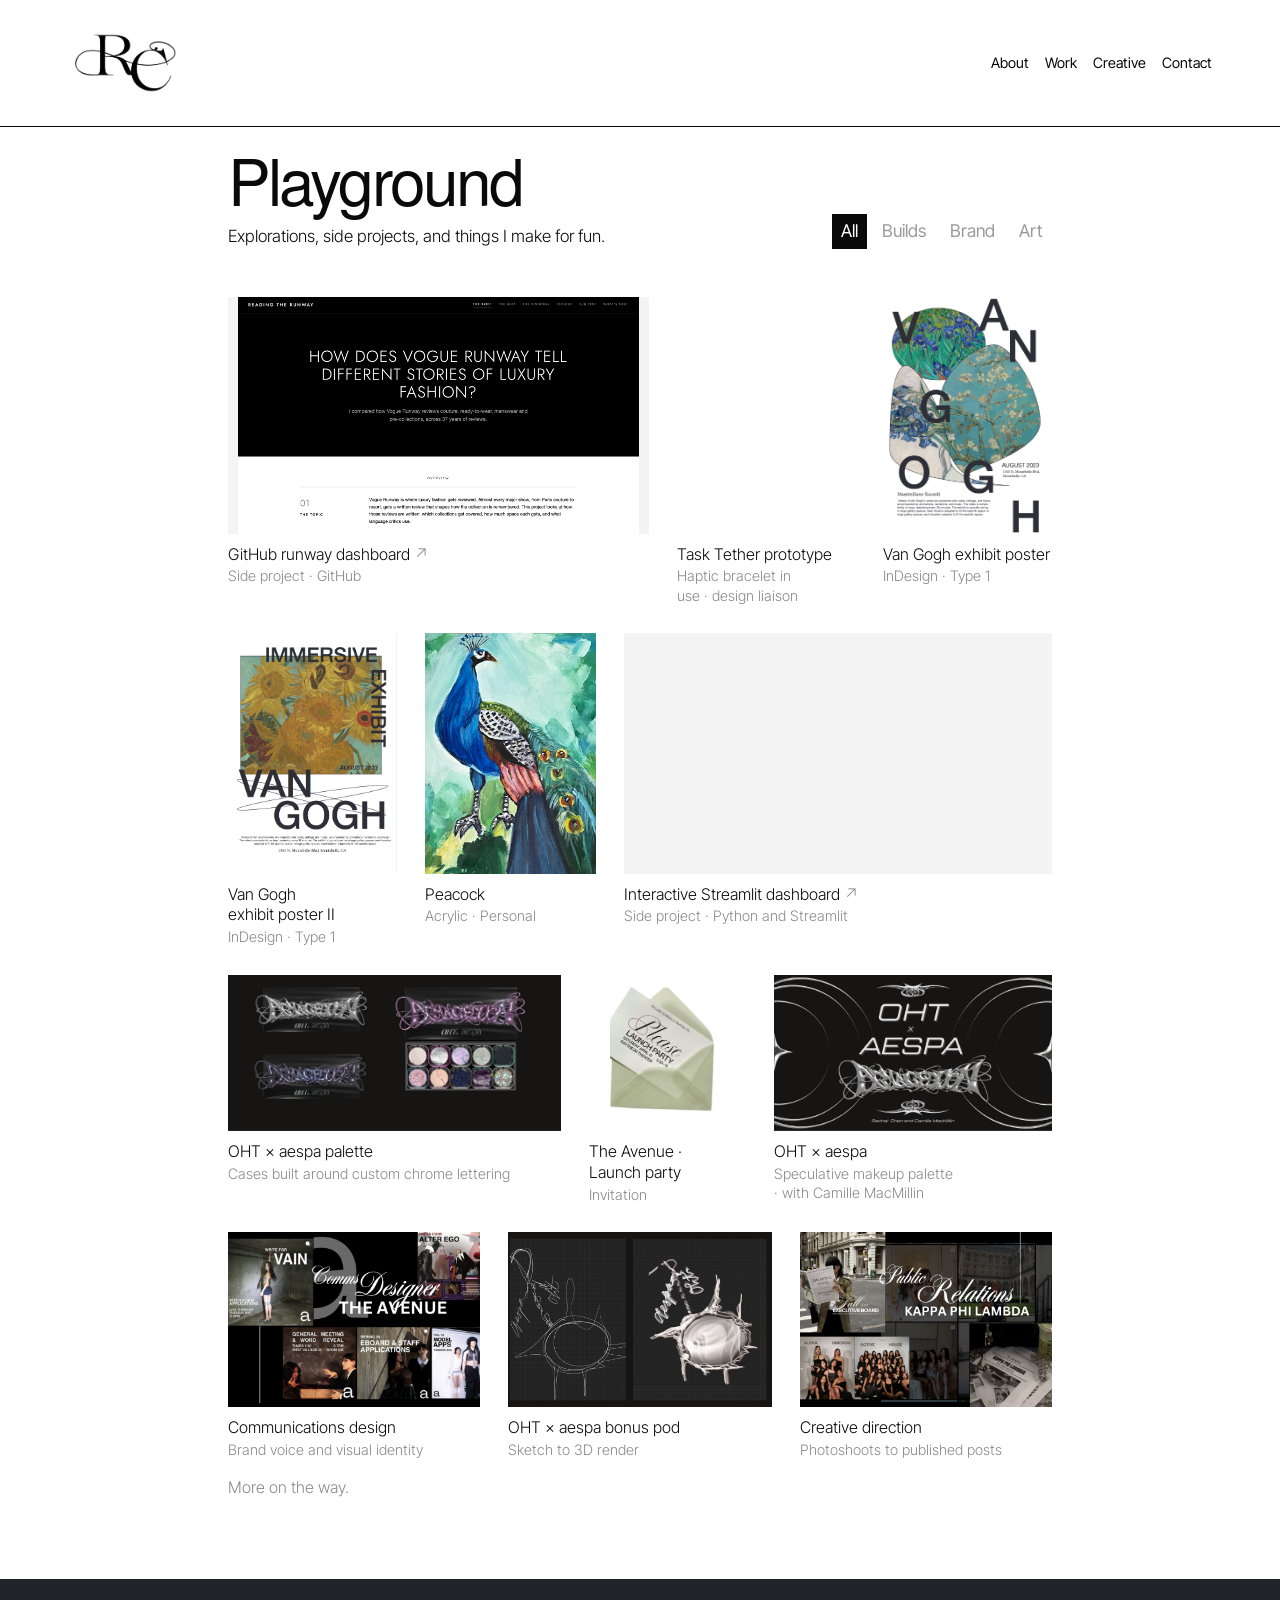
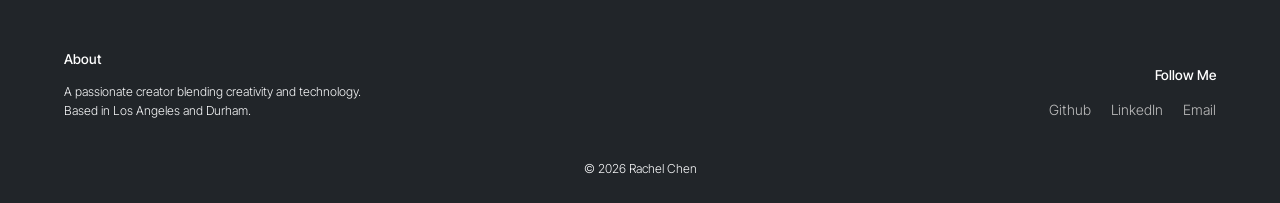
<file: creative.html>
<!doctype html>
<html lang="en">
  <head>
    <meta charset="UTF-8" />
    <meta name="viewport" content="width=device-width, initial-scale=1.0" />
    <title>Creative — Rachel Chen</title>
    <link rel="icon" type="image/x-icon" href="/assets/LOGO.png" />
    <link
      href="https://cdn.jsdelivr.net/npm/bootstrap@5.3.1/dist/css/bootstrap.min.css"
      rel="stylesheet"
    />
    <link rel="preconnect" href="https://fonts.googleapis.com" />
    <link rel="preconnect" href="https://fonts.gstatic.com" crossorigin />
    <link
      href="https://fonts.googleapis.com/css2?family=Cormorant+Garamond:ital,wght@0,300;0,400;0,600;1,300;1,400;1,600&family=DM+Sans:wght@200;300;400&display=swap"
      rel="stylesheet"
    />
    <link rel="stylesheet" href="about.css" />
    <style>
      /* chrome-star cursor, same as the home page */
      /* ---------- chrome cursor ---------- */
      /* Only hide the system cursor when the custom one is running
   (touch devices keep their normal behaviour). */
      * {
        cursor: auto;
      }
      html.chrome-cursor,
      html.chrome-cursor * {
        cursor: none !important;
      }
      html.native-cursor .cursor,
      html.native-cursor .cursor-ring {
        display: none;
      }

      .cursor,
      .cursor-ring {
        left: 0;
        top: 0;
        opacity: 0;
        will-change: transform;
      }
      body.cursor-visible .cursor,
      body.cursor-visible .cursor-ring {
        opacity: 1;
      }

      .cursor {
        transition:
          width 0.25s,
          height 0.25s,
          background 0.25s,
          opacity 0.2s;
      }
      .cursor-ring {
        display: flex;
        align-items: center;
        justify-content: center;
        transition:
          width 0.35s cubic-bezier(0.2, 0.8, 0.2, 1),
          height 0.35s cubic-bezier(0.2, 0.8, 0.2, 1),
          border-color 0.3s,
          background 0.3s,
          opacity 0.2s;
      }
      .cursor-arrow {
        width: 12px;
        height: 12px;
        fill: none;
        stroke: #0e0e0e;
        stroke-width: 1.3;
        stroke-linecap: round;
        stroke-linejoin: round;
        opacity: 0;
        transform: scale(0.4) rotate(-45deg);
        transition:
          opacity 0.25s,
          transform 0.35s cubic-bezier(0.2, 0.8, 0.2, 1);
      }

      /* link state: the dot disappears, the ring becomes a chrome lens with an arrow */
      body.cursor-link .cursor {
        width: 0;
        height: 0;
      }
      body.cursor-link .cursor-ring.__old {
        border: 1px solid transparent;
        background:
          linear-gradient(rgba(255, 255, 255, 0.82), rgba(255, 255, 255, 0.82))
            padding-box,
          linear-gradient(
              135deg,
              #c8c8c8 0%,
              #ffffff 22%,
              #7a7a7a 42%,
              #f2f2f2 58%,
              #5a5a5a 78%,
              #d8d8d8 100%
            )
            border-box;
        backdrop-filter: blur(3px);
        -webkit-backdrop-filter: blur(3px);
      }
      body.cursor-link .cursor-arrow {
        opacity: 1;
        transform: scale(1) rotate(0deg);
      }
      body.cursor-press .cursor-ring {
        width: 24px;
        height: 24px;
      }
      body.cursor-link.cursor-press .cursor-ring {
        width: 48px;
        height: 48px;
      }

      /* over the dark sequin band */
      body.cursor-dark:not(.cursor-link) .cursor {
        background: #f0efeb;
      }
      body.cursor-dark:not(.cursor-link) .cursor-ring {
        border-color: rgba(240, 239, 235, 0.45);
      }

      /* star trail canvas */
      .cursor-stars {
        position: fixed;
        inset: 0;
        width: 100vw;
        height: 100vh;
        pointer-events: none;
        z-index: 9997;
      }

      /* ---------- hover label: the cursor tells you what a click does ---------- */
      .cursor-label {
        position: fixed;
        left: 0;
        top: 0;
        z-index: 10000;
        pointer-events: none;
        padding: 7px 12px 7px 11px;
        border-radius: 999px;
        background: #0a0a0a;
        color: #fff;
        font-family: "Inter Tight", "DM Sans", sans-serif;
        font-size: 12px;
        font-weight: 500;
        letter-spacing: 0.01em;
        line-height: 1;
        white-space: nowrap;
        opacity: 0;
        transition: opacity 0.12s linear;
        will-change: transform;
      }
      body.cursor-link .cursor-label.has-text {
        opacity: 1;
      }
      /* in link state: the ring simply fades (no resizing, so nothing bounces);
         the dot stays the same size at the exact click point */
      body.cursor-link .cursor-ring,
      body.cursor-press .cursor-ring {
        width: 32px !important;
        height: 32px !important;
      }
      body.cursor-link .cursor-ring {
        opacity: 0 !important;
        transition: opacity 0.12s linear !important;
      }
      body.cursor-link .cursor {
        width: 9px !important;
        height: 9px !important;
        background: #0a0a0a !important;
        transition: none !important;
      }
      body.cursor-link .cursor-arrow {
        display: none;
      }
    </style>
    <script
      src="https://cdn.databuddy.cc/databuddy.js"
      data-client-id="a6add130-9444-4508-9e3d-d8cf5b29bb50"
      data-track-web-vitals="true"
      data-track-errors="true"
      crossorigin="anonymous"
      async
    ></script>
    <!-- site-wide look: keep this as the last stylesheet -->
    <link rel="stylesheet" href="theme.css" />
    <style>
      /* ---------- Playground ---------- */
      body.creative-page {
        background: #fff;
      }
      /* narrow centred column: big white margins, small images */
      .play {
        max-width: 920px;
        margin: 0 auto;
        padding: 150px 48px 5rem;
      }
      .play-head {
        display: flex;
        justify-content: space-between;
        align-items: flex-end;
        gap: 2rem;
        flex-wrap: wrap;
        margin-bottom: 3rem;
      }
      .play-title-main {
        font-family: var(--display) !important;
        font-size: clamp(2.6rem, 5vw, 4.75rem) !important;
        font-weight: 400 !important;
        letter-spacing: -0.045em !important;
        line-height: 0.9 !important;
        margin: 0 0 1rem;
        color: #0a0a0a;
      }
      .play-intro {
        margin: 0;
        font-size: clamp(1.05rem, 1.3vw, 1.25rem);
        color: #0a0a0a;
        max-width: 32rem;
      }
      .play-filters {
        display: flex;
        flex-wrap: wrap;
        gap: 4px 6px;
      }
      .play-filter {
        appearance: none;
        border: 0;
        background: none;
        padding: 4px 9px;
        font-size: 1.1rem;
        color: #9a9a9a;
        transition: color 0.2s;
      }
      .play-filter:hover {
        color: #0a0a0a;
      }
      .play-filter[aria-pressed="true"] {
        background: #0a0a0a;
        color: #fff;
      }

      /* justified rows: in each row the tiles share one height and fill the
         full width. Every tile takes the real shape of its image or video
         (measured when it loads), so nothing is cropped. Build rows hold fewer,
         bigger pieces; brand rows hold more, so brand work sits smaller. The
         gap is the same between rows and columns, so the set reads as one
         clean rectangle */
      .play-grid {
        --gap: 28px;
        display: flex;
        flex-direction: column;
        gap: var(--gap);
      }
      .play-row {
        display: flex;
        gap: var(--gap);
        align-items: flex-start;
      }
      .play-row > .play-item {
        flex: var(--ar) 1 0;
      }
      .play-row[hidden] {
        display: none;
      }
      /* when a filter is on, tiles keep their shape at one fixed height */
      .play-grid.is-filtered {
        flex-direction: row;
        flex-wrap: wrap;
      }
      .play-grid.is-filtered .play-row {
        display: contents;
      }
      .play-grid.is-filtered .play-item {
        flex: none;
        width: calc(220px * var(--ar));
        max-width: 100%;
      }
      .play-grid.is-filtered .play-item[data-type="brand"] {
        width: calc(170px * var(--ar));
      }
      .play-item {
        display: block;
        width: 100%;
        min-width: 0;
        margin: 0;
        padding: 0;
        border: 0;
        background: none;
        text-align: left;
        color: inherit;
        text-decoration: none;
        font: inherit;
      }
      .play-item.is-hidden {
        display: none;
      }
      .play-media {
        display: block;
        position: relative;
        overflow: hidden;
        background: #f4f4f4;
        margin-bottom: 10px;
        aspect-ratio: var(--ar);
      }
      .play-media img,
      .play-media video {
        position: absolute;
        inset: 0;
        display: block;
        width: 100%;
        height: 100%;
        object-fit: contain;
        object-position: center;
        transition: transform 0.6s cubic-bezier(0.2, 0.8, 0.2, 1);
      }
      /* the launch invite stays a square, shown whole on white */
      .play-item[data-fixed-shape] .play-media {
        background: #fff;
      }
      /* Task Tether is a phone video; widened a little, so it fills the frame */
      .play-item[data-fill] .play-media img,
      .play-item[data-fill] .play-media video {
        object-fit: cover;
      }
      .play-item:hover .play-media img,
      .play-item:hover .play-media video {
        transform: scale(1.025);
      }
      .play-empty {
        display: none;
      }
      .play-media.is-empty {
        display: flex;
        align-items: center;
        justify-content: center;
        background: #f2f2f2;
        border: 1px solid #0a0a0a;
      }
      .play-media.is-empty .play-empty {
        display: block;
        padding: 1rem;
        text-align: center;
        font-family: var(--display) !important;
        font-size: 1.2rem;
        letter-spacing: -0.03em;
        color: #0a0a0a;
      }
      .play-title,
      .play-meta {
        text-wrap: balance;
      }
      .play-title {
        display: block;
        font-size: 1rem;
        line-height: 1.3;
        color: #0a0a0a;
      }
      .play-meta {
        display: block;
        margin-top: 2px;
        font-size: 0.9rem;
        line-height: 1.35;
        color: #8a8a8a;
      }
      a.play-item.is-external .play-title::after {
        content: " ↗";
        color: #8a8a8a;
      }
      .play-note {
        margin: 1rem 0 0;
        color: #8a8a8a;
      }

      /* bigger view */
      .play-box {
        position: fixed;
        inset: 0;
        z-index: 2000;
        background: rgba(255, 255, 255, 0.97);
        display: flex;
        align-items: center;
        justify-content: center;
        padding: 70px 24px 32px;
      }
      .play-box[hidden] {
        display: none;
      }
      .play-box figure {
        margin: 0;
        max-width: min(1100px, 100%);
        max-height: 100%;
        display: flex;
        flex-direction: column;
        align-items: center;
      }
      .play-box img {
        max-width: 100%;
        max-height: calc(100vh - 170px);
        object-fit: contain;
      }
      .play-box figcaption {
        margin-top: 14px;
        font-size: 1rem;
        color: #0a0a0a;
        text-align: center;
      }
      .play-box-close {
        position: absolute;
        top: 22px;
        right: 24px;
        appearance: none;
        border: 0;
        background: none;
        font-size: 1rem;
        text-decoration: underline;
        text-underline-offset: 3px;
        color: #0a0a0a;
      }

      /* phones: two columns, wide pieces and the square across the full width */
      @media (max-width: 700px) {
        .play-grid .play-media {
          height: auto;
        }
        .play-grid,
        .play-grid.is-filtered {
          display: grid;
          grid-template-columns: repeat(2, minmax(0, 1fr));
          grid-auto-flow: row dense;
        }
        .play-grid .play-row {
          display: contents;
        }
        .play-grid .play-item,
        .play-grid.is-filtered .play-item {
          width: 100%;
        }
        .play-grid .play-item.is-landscape {
          grid-column: span 2;
        }
      }
      @media (max-width: 900px) {
        .play {
          padding: 110px 20px 4rem;
        }
        .play-head {
          margin-bottom: 2rem;
        }
        .play-filter {
          font-size: 1rem;
          padding: 3px 8px;
        }
      }
      @media (max-width: 700px) {
        .play-grid {
          --gap: 16px;
        }
        .play-title {
          font-size: 0.92rem;
        }
        .play-meta {
          font-size: 0.82rem;
        }
      }
    </style>
  </head>

  <body class="about-page creative-page" id="page-top">
    <div class="cursor" id="cursor"></div>
    <div class="cursor-ring" id="cursorRing"></div>

    <!-- NAV (same as home) -->
    <nav class="navbar navbar-expand-lg navbar-light fixed-top" id="mainNav">
      <div class="container nav-container">
        <a class="navbar-brand" href="index.html">
          <img
            src="assets/LOGO.png"
            alt="Rachel Chen home"
            style="height: 100px"
          />
        </a>
        <button
          class="navbar-toggler navbar-toggler-right"
          type="button"
          data-bs-toggle="collapse"
          data-bs-target="#navbarResponsive"
          aria-controls="navbarResponsive"
          aria-expanded="false"
          aria-label="Toggle navigation"
        >
          Menu
        </button>
        <div class="collapse navbar-collapse" id="navbarResponsive">
          <ul class="navbar-nav ms-auto">
            <li class="nav-item">
              <a class="nav-link" href="about.html">About</a>
            </li>
            <li class="nav-item">
              <a class="nav-link" href="index.html#work">Work</a>
            </li>
            <li class="nav-item">
              <a class="nav-link" href="creative.html">Creative</a>
            </li>
            <li class="nav-item">
              <a class="nav-link" href="mailto:rachelmchen16@gmail.com"
                >Contact</a
              >
            </li>
          </ul>
        </div>
      </div>
    </nav>

    <main class="play">
      <header class="play-head">
        <div>
          <h1 class="play-title-main">Playground</h1>
          <p class="play-intro">
            Explorations, side projects, and things I make for fun.
          </p>
        </div>
        <div class="play-filters" role="group" aria-label="Filter">
          <button
            type="button"
            class="play-filter"
            data-filter="all"
            aria-pressed="true"
          >
            All
          </button>
          <button
            type="button"
            class="play-filter"
            data-filter="builds"
            aria-pressed="false"
          >
            Builds
          </button>
          <button
            type="button"
            class="play-filter"
            data-filter="brand"
            aria-pressed="false"
          >
            Brand
          </button>
          <button
            type="button"
            class="play-filter"
            data-filter="art"
            aria-pressed="false"
          >
            Art
          </button>
        </div>
      </header>

      <!-- To add something: copy one block below.
           Links (GitHub, Devpost, a live site) use <a ... href="..." data-cursor-label="View on GitHub">.
           Pieces without a link use <button ...> and open bigger when clicked. -->
      <div class="play-grid" id="playGrid">
        <div class="play-row is-build">
          <a
            class="play-item is-external is-wide"
            style="--ar: 1.78"
            data-type="builds"
            href="https://rachhel.github.io/runway_dashboard/"
            target="_blank"
            rel="noopener"
            data-cursor-label="View it live"
          >
            <span class="play-media" data-shape="wide">
              <video
                src="assets/play/vogue.mp4"
                poster="assets/play/vogue.png"
                autoplay
                muted
                loop
                playsinline
                preload="auto"
                aria-label="GitHub runway dashboard"
              ></video>
              <span class="play-empty" aria-hidden="true"
                >GitHub runway dashboard</span
              >
            </span>
            <span class="play-title">GitHub runway dashboard</span>
            <span class="play-meta">Side project · GitHub</span>
          </a>
          <button
            class="play-item is-tall"
            style="--ar: 0.75"
            data-fixed-shape
            data-fill
            type="button"
            data-type="builds"
            data-cursor-label="Look closer"
          >
            <span class="play-media" data-shape="tall">
              <video
                src="assets/play/task.mov"
                autoplay
                muted
                loop
                playsinline
                preload="auto"
                aria-label="Task Tether prototype"
              ></video>
              <span class="play-empty" aria-hidden="true"
                >Task Tether prototype</span
              >
            </span>
            <span class="play-title">Task Tether prototype</span>
            <span class="play-meta"
              >Haptic bracelet in use · design liaison</span
            >
          </button>
          <button
            class="play-item is-tall"
            style="--ar: 0.75"
            type="button"
            data-type="art"
            data-cursor-label="Look closer"
          >
            <span class="play-media" data-shape="tall">
              <img
                src="assets/gallery/gall2.png"
                alt="Van Gogh exhibit poster"
                onerror="
                  this.parentNode.classList.add('is-empty');
                  this.remove();
                "
              />
              <span class="play-empty" aria-hidden="true"
                >Van Gogh exhibit poster</span
              >
            </span>
            <span class="play-title">Van Gogh exhibit poster</span>
            <span class="play-meta">InDesign · Type 1</span>
          </button>
        </div>
        <div class="play-row is-build">
          <button
            class="play-item is-tall"
            style="--ar: 0.75"
            type="button"
            data-type="art"
            data-cursor-label="Look closer"
          >
            <span class="play-media" data-shape="portrait">
              <img
                src="assets/gallery/gall3.png"
                alt="Van Gogh exhibit poster II"
                onerror="
                  this.parentNode.classList.add('is-empty');
                  this.remove();
                "
              />
              <span class="play-empty" aria-hidden="true"
                >Van Gogh exhibit poster II</span
              >
            </span>
            <span class="play-title">Van Gogh exhibit poster II</span>
            <span class="play-meta">InDesign · Type 1</span>
          </button>
          <button
            class="play-item is-tall"
            style="--ar: 0.75"
            type="button"
            data-type="art"
            data-cursor-label="Look closer"
          >
            <span class="play-media" data-shape="portrait">
              <img
                src="assets/gallery/peacock.png"
                alt="Peacock"
                onerror="
                  this.parentNode.classList.add('is-empty');
                  this.remove();
                "
              />
              <span class="play-empty" aria-hidden="true">Peacock</span>
            </span>
            <span class="play-title">Peacock</span>
            <span class="play-meta">Acrylic · Personal</span>
          </button>
          <a
            class="play-item is-external is-wide"
            style="--ar: 1.78"
            data-type="builds"
            href="https://runwaydashboard.streamlit.app/"
            target="_blank"
            rel="noopener"
            data-cursor-label="Try it live"
          >
            <span class="play-media" data-shape="wide">
              <video
                src="assets/play/streamlite.mp4"
                autoplay
                muted
                loop
                playsinline
                preload="auto"
                aria-label="Interactive Streamlit dashboard"
              ></video>
              <span class="play-empty" aria-hidden="true"
                >Streamlit dashboard</span
              >
            </span>
            <span class="play-title">Interactive Streamlit dashboard</span>
            <span class="play-meta">Side project · Python and Streamlit</span>
          </a>
        </div>
        <div class="play-row is-brand">
          <button
            class="play-item is-wide"
            style="--ar: 2.13"
            type="button"
            data-type="brand"
            data-cursor-label="Look closer"
          >
            <span class="play-media" data-shape="full">
              <img
                src="assets/play/oht-aespa-palette.jpg"
                alt="OHT × aespa palette"
                onerror="
                  this.parentNode.classList.add('is-empty');
                  this.remove();
                "
              />
              <span class="play-empty" aria-hidden="true"
                >OHT × aespa palette</span
              >
            </span>
            <span class="play-title">OHT × aespa palette</span>
            <span class="play-meta"
              >Cases built around custom chrome lettering</span
            >
          </button>
          <button
            class="play-item is-square"
            style="--ar: 1"
            data-fixed-shape
            type="button"
            data-type="brand"
            data-cursor-label="Look closer"
          >
            <span class="play-media" data-shape="square">
              <img
                src="assets/play/avenue-invite.jpg"
                alt="The Avenue · Launch party"
                onerror="
                  this.parentNode.classList.add('is-empty');
                  this.remove();
                "
              />
              <span class="play-empty" aria-hidden="true"
                >The Avenue · Launch party</span
              >
            </span>
            <span class="play-title">The Avenue · Launch party</span>
            <span class="play-meta">Invitation</span>
          </button>
          <button
            class="play-item is-wide"
            style="--ar: 1.78"
            type="button"
            data-type="brand"
            data-cursor-label="Look closer"
          >
            <span class="play-media" data-shape="full">
              <img
                src="assets/play/oht-aespa.jpg"
                alt="OHT × aespa"
                onerror="
                  this.parentNode.classList.add('is-empty');
                  this.remove();
                "
              />
              <span class="play-empty" aria-hidden="true">OHT × aespa</span>
            </span>
            <span class="play-title">OHT × aespa</span>
            <span class="play-meta"
              >Speculative makeup palette · with Camille MacMillin</span
            >
          </button>
        </div>
        <div class="play-row is-brand">
          <button
            class="play-item is-wide"
            style="--ar: 1.6"
            type="button"
            data-type="brand"
            data-cursor-label="Look closer"
          >
            <span class="play-media" data-shape="full">
              <img
                src="assets/creative/Comms Designer.png"
                alt="Communications design"
                onerror="
                  this.parentNode.classList.add('is-empty');
                  this.remove();
                "
              />
              <span class="play-empty" aria-hidden="true"
                >Communications design</span
              >
            </span>
            <span class="play-title">Communications design</span>
            <span class="play-meta">Brand voice and visual identity</span>
          </button>
          <button
            class="play-item is-wide"
            style="--ar: 1.51"
            type="button"
            data-type="brand"
            data-cursor-label="Look closer"
          >
            <span class="play-media" data-shape="full">
              <img
                src="assets/play/oht-aespa-pod.jpg"
                alt="OHT × aespa bonus pod"
                onerror="
                  this.parentNode.classList.add('is-empty');
                  this.remove();
                "
              />
              <span class="play-empty" aria-hidden="true"
                >OHT × aespa bonus pod</span
              >
            </span>
            <span class="play-title">OHT × aespa bonus pod</span>
            <span class="play-meta">Sketch to 3D render</span>
          </button>
          <button
            class="play-item is-wide"
            style="--ar: 1.6"
            type="button"
            data-type="brand"
            data-cursor-label="Look closer"
          >
            <span class="play-media" data-shape="full">
              <img
                src="assets/creative/pr.png"
                alt="Creative direction"
                onerror="
                  this.parentNode.classList.add('is-empty');
                  this.remove();
                "
              />
              <span class="play-empty" aria-hidden="true"
                >Creative direction</span
              >
            </span>
            <span class="play-title">Creative direction</span>
            <span class="play-meta">Photoshoots to published posts</span>
          </button>
        </div>
      </div>

      <p class="play-note">More on the way.</p>
    </main>

    <!-- bigger view for pieces without a link -->
    <div class="play-box" id="playBox" hidden>
      <button
        type="button"
        class="play-box-close"
        aria-label="Close"
        data-cursor-label="Close"
      >
        Close
      </button>
      <figure>
        <img id="playBoxImg" alt="" />
        <figcaption id="playBoxCap"></figcaption>
      </figure>
    </div>

    <footer class="bg-dark text-light py-4">
      <div class="container">
        <div class="row justify-content-between align-items-center">
          <div class="col-md-4 aboutfooter">
            <h5>About</h5>
            <p class="small">
              A passionate creator blending creativity and technology.<br />Based
              in Los Angeles and Durham.
            </p>
          </div>
          <div class="col-md-4 text-end">
            <h5>Follow Me</h5>
            <a
              href="https://github.com/rachhel"
              target="_blank"
              class="text-light me-3"
              >Github</a
            >
            <a
              href="https://www.linkedin.com/in/rachelchen1016/"
              target="_blank"
              class="text-light me-3"
              >LinkedIn</a
            >
            <a
              href="mailto:rachelmchen16@gmail.com"
              target="_blank"
              class="text-light"
              >Email</a
            >
          </div>
        </div>
        <div class="text-center mt-4 small">&copy; 2026 Rachel Chen</div>
      </div>
    </footer>

    <script src="https://cdn.jsdelivr.net/npm/bootstrap@5.3.1/dist/js/bootstrap.bundle.min.js"></script>
    <script>
      (function () {
        /**
         * Chrome-star cursor.
         *
         *  - Normal state: a small dot + ring, and a trail of chrome four-point stars.
         *  - Over anything clickable: stars stop, the ring grows into a chrome lens
         *    with an arrow, so it reads as "this is a link".
         *  - Click on empty space: a small burst of stars.
         *  - Inside [data-no-stars]: no trail (used on the sequin wall so the two
         *    effects don't compete).
         *  - Inside [data-cursor-theme="dark"]: the dot and ring turn light.
         *  - Touch devices: does nothing, the normal cursor stays.
         *  - prefers-reduced-motion: dot + ring + link state only, no stars.
         *
         * Expects #cursor and #cursorRing elements (already in index.html).
         */

        const CLICKABLE =
          'a, button, [role="button"], input, select, textarea, label, summary, .project-card, [data-cursor="link"]';

        function initChromeCursor({
          dot = document.getElementById("cursor"),
          ring = document.getElementById("cursorRing"),
          spacing = 14, // px of mouse travel between stars
          maxStars = 90,
        } = {}) {
          const finePointer = window.matchMedia(
            "(hover: hover) and (pointer: fine)",
          ).matches;
          if (!finePointer || !dot || !ring) {
            document.documentElement.classList.add("native-cursor");
            return () => {};
          }
          const reduced = window.matchMedia(
            "(prefers-reduced-motion: reduce)",
          ).matches;
          document.documentElement.classList.add("chrome-cursor");

          // Arrow that appears inside the ring in link state.
          if (!ring.querySelector(".cursor-arrow")) {
            ring.insertAdjacentHTML(
              "beforeend",
              '<svg class="cursor-arrow" viewBox="0 0 12 12" aria-hidden="true"><path d="M3 9 L9 3 M4.5 3 H9 V7.5"/></svg>',
            );
          }

          // Full-screen canvas for the star trail.
          const c = document.createElement("canvas");
          c.className = "cursor-stars";
          c.setAttribute("aria-hidden", "true");
          document.body.appendChild(c);
          const ctx = c.getContext("2d");
          let W = 0,
            H = 0,
            dpr = 1;
          const resize = () => {
            dpr = Math.min(window.devicePixelRatio || 1, 2);
            W = window.innerWidth;
            H = window.innerHeight;
            c.width = W * dpr;
            c.height = H * dpr;
            ctx.setTransform(dpr, 0, 0, dpr, 0, 0);
          };
          resize();
          window.addEventListener("resize", resize);

          // Pre-render a few chrome star sprites so drawing stays cheap.
          const sprites = [
            ["#e8e8e6", "#8a8a87", "#2c2c2a"],
            ["#ffffff", "#6e6d69", "#1a1a1a"],
            ["#d3d1c7", "#9a9993", "#444441"],
            ["#f1efe8", "#5f5e5a", "#0e0e0e"],
          ].map(([a, b, d]) => {
            const S = 64;
            const s = document.createElement("canvas");
            s.width = s.height = S;
            const x = s.getContext("2d");
            const g = x.createLinearGradient(0, 0, S, S);
            g.addColorStop(0, a);
            g.addColorStop(0.42, b);
            g.addColorStop(0.5, "#ffffff");
            g.addColorStop(0.62, b);
            g.addColorStop(1, d);
            x.translate(S / 2, S / 2);
            x.beginPath();
            const R = S / 2 - 1,
              r = S * 0.07;
            for (let i = 0; i < 8; i++) {
              const ang = (i * Math.PI) / 4 - Math.PI / 2;
              const rad = i % 2 ? r : R;
              x.lineTo(Math.cos(ang) * rad, Math.sin(ang) * rad);
            }
            x.closePath();
            x.fillStyle = g;
            x.fill();
            x.lineWidth = 1.2;
            x.strokeStyle = "rgba(20,20,20,0.55)";
            x.stroke();
            return s;
          });

          const stars = [];
          const spawn = (x, y, burst) => {
            if (reduced) return;
            const a = burst
              ? Math.random() * Math.PI * 2
              : Math.PI / 2 + (Math.random() - 0.5) * 1.6;
            const sp = burst
              ? 2 + Math.random() * 3
              : 0.4 + Math.random() * 0.9;
            stars.push({
              x,
              y,
              vx: Math.cos(a) * sp,
              vy: Math.sin(a) * sp,
              size: (burst ? 12 : 9) + Math.random() * 11,
              rot: Math.random() * Math.PI,
              vr: (Math.random() - 0.5) * 0.12,
              life: 1,
              decay: 0.011 + Math.random() * 0.009,
              sprite: sprites[(Math.random() * sprites.length) | 0],
            });
            if (stars.length > maxStars) stars.shift();
          };

          let mx = -100,
            my = -100,
            rx = -100,
            ry = -100;
          let lastX = null,
            lastY = null,
            travel = 0;
          let mode = "default";
          let trail = true;
          let shown = false;

          const label = document.createElement("div");
          label.className = "cursor-label";
          label.setAttribute("aria-hidden", "true");
          document.body.appendChild(label);
          const labelFor = (hit) => {
            const own = hit.closest("[data-cursor-label]");
            if (own) return own.getAttribute("data-cursor-label");
            if (hit.closest(".hang-tag"))
              return hit.closest(".hang-tag").classList.contains("is-flipped")
                ? "Flip back"
                : "Flip me";
            if (hit.closest(".project-card")) return "See the project";
            if (hit.closest(".tl-filter")) return "Show";
            if (hit.closest(".navbar-brand"))
              return (
                hit.closest(".navbar-brand").getAttribute("href") || ""
              ).startsWith("#")
                ? "Back to top"
                : "Home";
            const a = hit.closest("a");
            if (a) {
              const href = a.getAttribute("href") || "";
              if (href.startsWith("mailto:")) return "Say hi";
              if (/linkedin/i.test(href)) return "Let\u2019s connect";
              if (/\.pdf$/i.test(href)) return "Open r\u00e9sum\u00e9";
              if (href.startsWith("#")) return "Take me there";
              if (a.target === "_blank" || /^https?:/i.test(href))
                return "Open";
              return "Go";
            }
            if (hit.closest(".navbar-toggler")) return "Menu";
            return "Click";
          };
          let labelText = "";
          const setLabel = (t) => {
            if (t === labelText) return;
            labelText = t;
            if (t) label.textContent = t; // keep old text while it fades out
            label.classList.toggle("has-text", !!t);
          };

          const setMode = (target) => {
            const el = target && target.closest ? target : null;
            const hit = el && el.closest(CLICKABLE);
            const link = !!hit;
            setLabel(hit ? labelFor(el) : "");
            const next = link ? "link" : "default";
            if (next !== mode) {
              mode = next;
              document.body.classList.toggle("hovering", link); // keeps your existing CSS hook
              document.body.classList.toggle("cursor-link", link);
            }
            trail = !link && !(el && el.closest("[data-no-stars]"));
            document.body.classList.toggle(
              "cursor-dark",
              !!(el && el.closest('[data-cursor-theme="dark"]')),
            );
          };

          const onMove = (e) => {
            mx = e.clientX;
            my = e.clientY;
            if (!shown) {
              shown = true;
              rx = mx;
              ry = my;
              document.body.classList.add("cursor-visible");
            }
            setMode(e.target);
            dot.style.transform = `translate3d(${mx}px, ${my}px, 0) translate(-50%, -50%)`;
            label.style.transform = `translate3d(${mx + 12}px, ${my + 14}px, 0)`;
            if (trail && lastX !== null) {
              travel += Math.hypot(mx - lastX, my - lastY);
              while (travel > spacing) {
                travel -= spacing;
                spawn(
                  mx + (Math.random() - 0.5) * 6,
                  my + (Math.random() - 0.5) * 6,
                );
              }
            }
            lastX = mx;
            lastY = my;
          };
          const onDown = (e) => {
            document.body.classList.add("cursor-press");
            if (trail)
              for (let i = 0; i < 12; i++) spawn(e.clientX, e.clientY, true);
          };
          const onUp = () => {
            document.body.classList.remove("cursor-press");
            // a click can change what the label should say (e.g. a tag flipping)
            setTimeout(() => setMode(document.elementFromPoint(mx, my)), 0);
          };
          const onLeave = () => {
            shown = false;
            lastX = null;
            document.body.classList.remove("cursor-visible");
          };
          // Re-check what's under the cursor after scroll (links move under a still mouse).
          const onScroll = () => {
            if (!shown) return;
            setMode(document.elementFromPoint(mx, my));
          };

          document.addEventListener("pointermove", onMove, { passive: true });
          document.addEventListener("pointerdown", onDown);
          document.addEventListener("pointerup", onUp);
          document.documentElement.addEventListener("mouseleave", onLeave);
          window.addEventListener("scroll", onScroll, { passive: true });

          let raf = 0;
          const loop = () => {
            rx += (mx - rx) * 0.16;
            ry += (my - ry) * 0.16;
            ring.style.transform = `translate3d(${rx}px, ${ry}px, 0) translate(-50%, -50%)`;

            ctx.clearRect(0, 0, W, H);
            for (let i = stars.length - 1; i >= 0; i--) {
              const s = stars[i];
              s.x += s.vx;
              s.y += s.vy;
              s.vx *= 0.96;
              s.vy = s.vy * 0.96 + 0.04;
              s.rot += s.vr;
              s.life -= s.decay;
              if (s.life <= 0) {
                stars.splice(i, 1);
                continue;
              }
              const k = s.life;
              const sz = s.size * (0.35 + 0.65 * k);
              ctx.save();
              ctx.globalAlpha = Math.min(1, k * 1.4);
              ctx.translate(s.x, s.y);
              ctx.rotate(s.rot);
              ctx.drawImage(s.sprite, -sz / 2, -sz / 2, sz, sz);
              ctx.restore();
            }
            raf = requestAnimationFrame(loop);
          };
          loop();

          return () => {
            cancelAnimationFrame(raf);
            document.removeEventListener("pointermove", onMove);
            document.removeEventListener("pointerdown", onDown);
            document.removeEventListener("pointerup", onUp);
            document.documentElement.removeEventListener("mouseleave", onLeave);
            window.removeEventListener("scroll", onScroll);
            window.removeEventListener("resize", resize);
            c.remove();
          };
        }

        window.initChromeCursor = initChromeCursor;
      })();
    </script>

    <script>
      /* ---------- chrome star cursor ---------- */
      initChromeCursor();

      /* ---------- Playground: filters + bigger view ---------- */
      (function () {
        const grid = document.getElementById("playGrid");
        const items = [...document.querySelectorAll(".play-item")];
        const filters = [...document.querySelectorAll(".play-filter")];

        // every tile takes the true shape of its image or video, so nothing
        // gets cropped; the rows then size themselves around those shapes
        const fit = (it, w, h) => {
          if (!w || !h) return;
          const r = w / h;
          it.style.setProperty("--ar", r.toFixed(4));
          it.classList.toggle("is-landscape", r > 1.1);
        };
        items.forEach((it) => {
          if (it.hasAttribute("data-fixed-shape")) return;
          const cur =
            parseFloat(getComputedStyle(it).getPropertyValue("--ar")) || 1;
          it.classList.toggle("is-landscape", cur > 1.1);
          const img = it.querySelector(".play-media img");
          const vid = it.querySelector(".play-media video");
          if (img) {
            if (img.complete && img.naturalWidth)
              fit(it, img.naturalWidth, img.naturalHeight);
            else
              img.addEventListener("load", () =>
                fit(it, img.naturalWidth, img.naturalHeight),
              );
          }
          if (vid) {
            if (vid.readyState >= 1) fit(it, vid.videoWidth, vid.videoHeight);
            else
              vid.addEventListener("loadedmetadata", () =>
                fit(it, vid.videoWidth, vid.videoHeight),
              );
          }
        });

        // on a filter, drop the rows so tiles wrap at one height
        const layout = () => {
          const filtered = items.some((it) =>
            it.classList.contains("is-hidden"),
          );
          grid.classList.toggle("is-filtered", filtered);
        };
        filters.forEach((b) =>
          b.addEventListener("click", () => {
            const f = b.dataset.filter;
            filters.forEach((x) =>
              x.setAttribute("aria-pressed", String(x === b)),
            );
            items.forEach((it) =>
              it.classList.toggle(
                "is-hidden",
                f !== "all" && it.dataset.type !== f,
              ),
            );
            layout();
          }),
        );

        const box = document.getElementById("playBox");
        const boxImg = document.getElementById("playBoxImg");
        const boxCap = document.getElementById("playBoxCap");
        let lastFocus = null;
        const close = () => {
          box.hidden = true;
          document.body.style.overflow = "";
          if (lastFocus) lastFocus.focus();
        };
        items
          .filter((it) => it.tagName === "BUTTON")
          .forEach((it) =>
            it.addEventListener("click", () => {
              const img = it.querySelector("img");
              if (!img) return;
              lastFocus = it;
              boxImg.src = img.src;
              boxImg.alt = img.alt;
              boxCap.textContent =
                it.querySelector(".play-title").textContent +
                " · " +
                it.querySelector(".play-meta").textContent;
              box.hidden = false;
              document.body.style.overflow = "hidden";
              box.querySelector(".play-box-close").focus();
            }),
          );
        box.addEventListener("click", (e) => {
          if (e.target === box || e.target.closest(".play-box-close")) close();
        });
        document.addEventListener("keydown", (e) => {
          if (e.key === "Escape" && !box.hidden) close();
        });
      })();
    </script>
  </body>
</html>
</file>
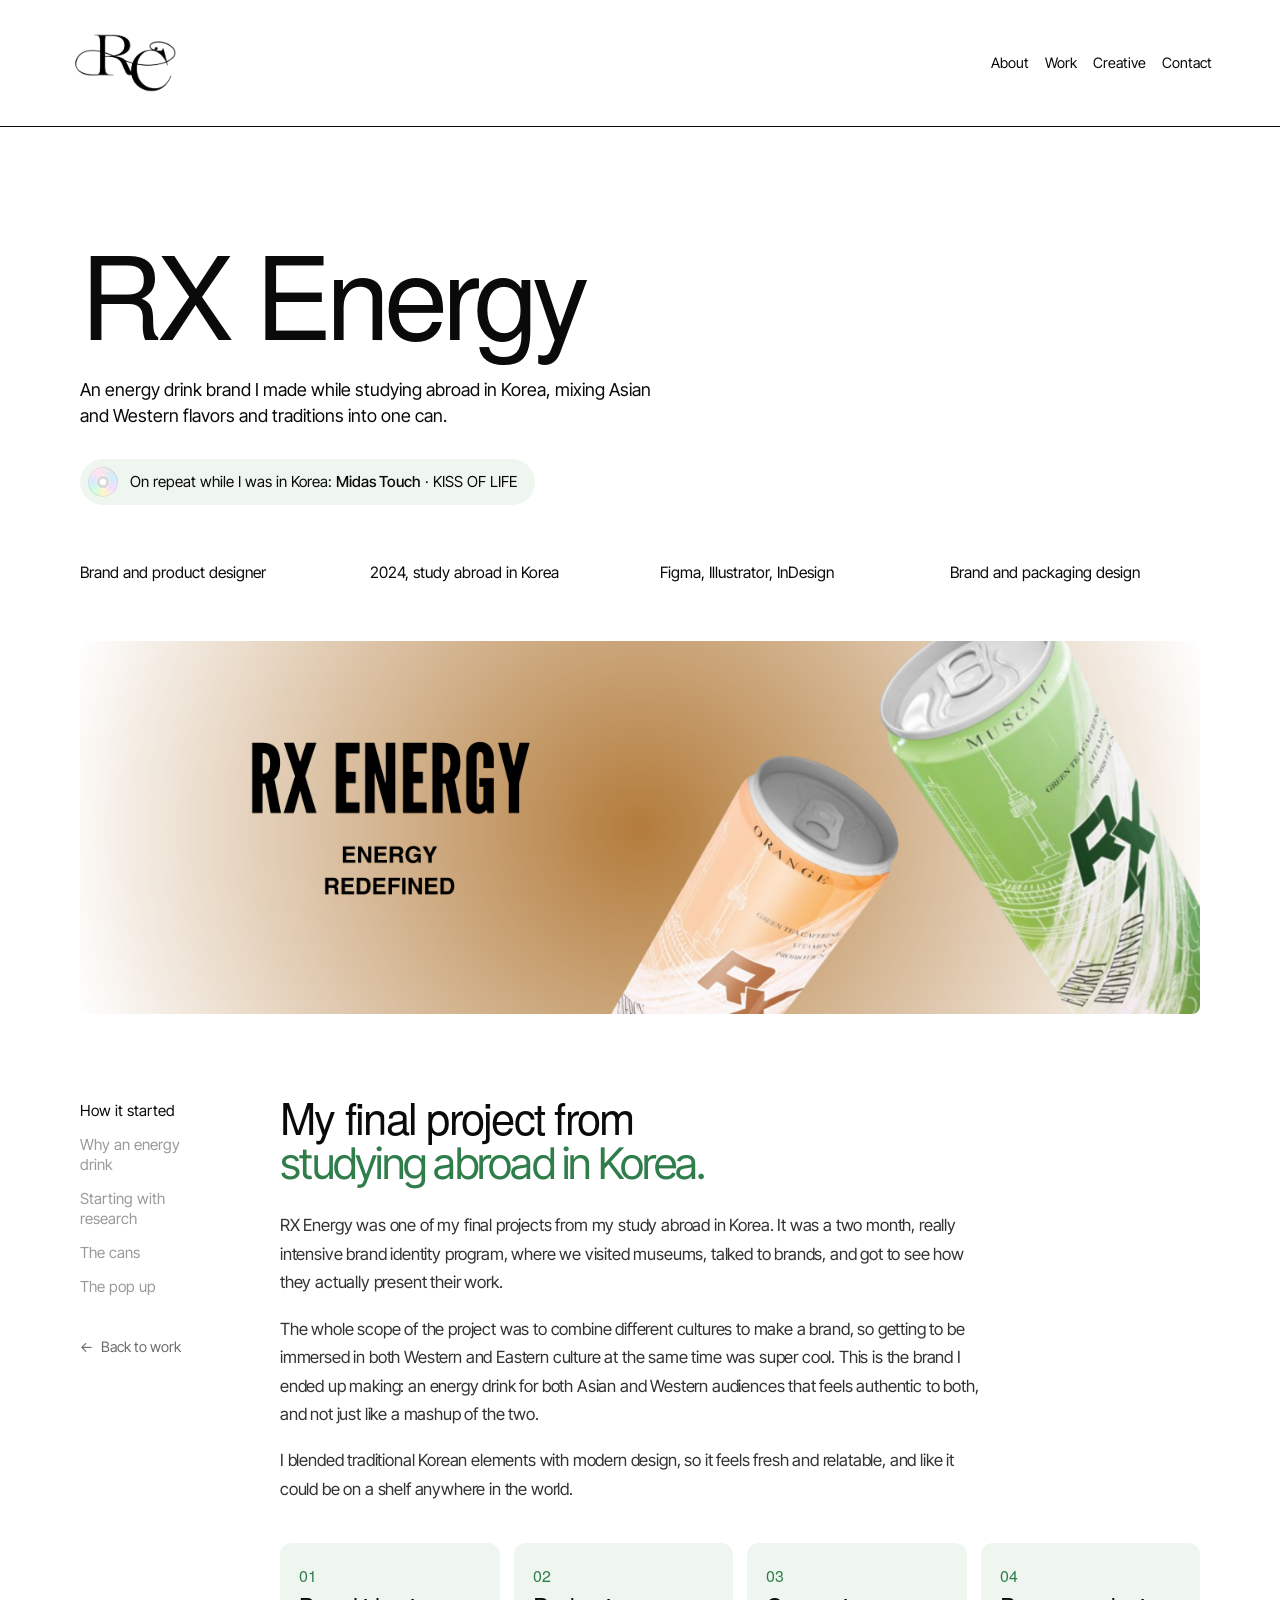
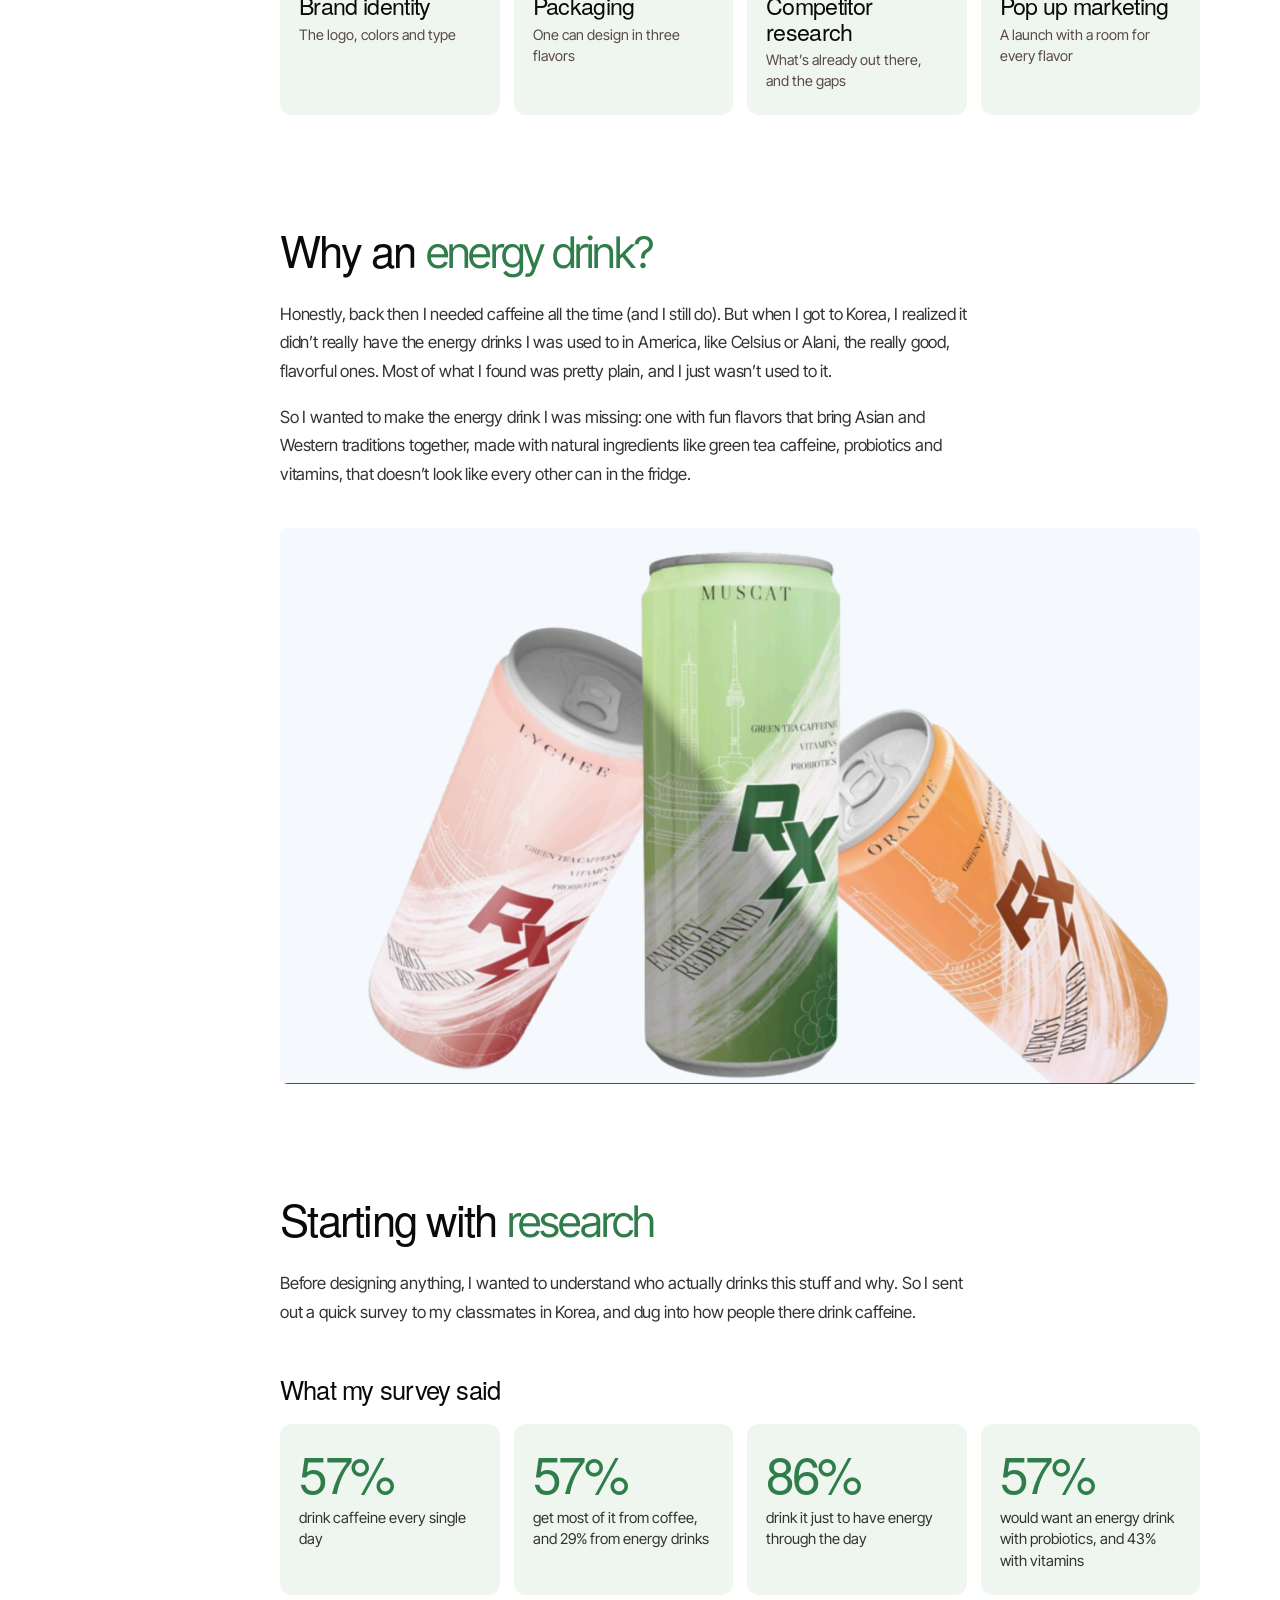
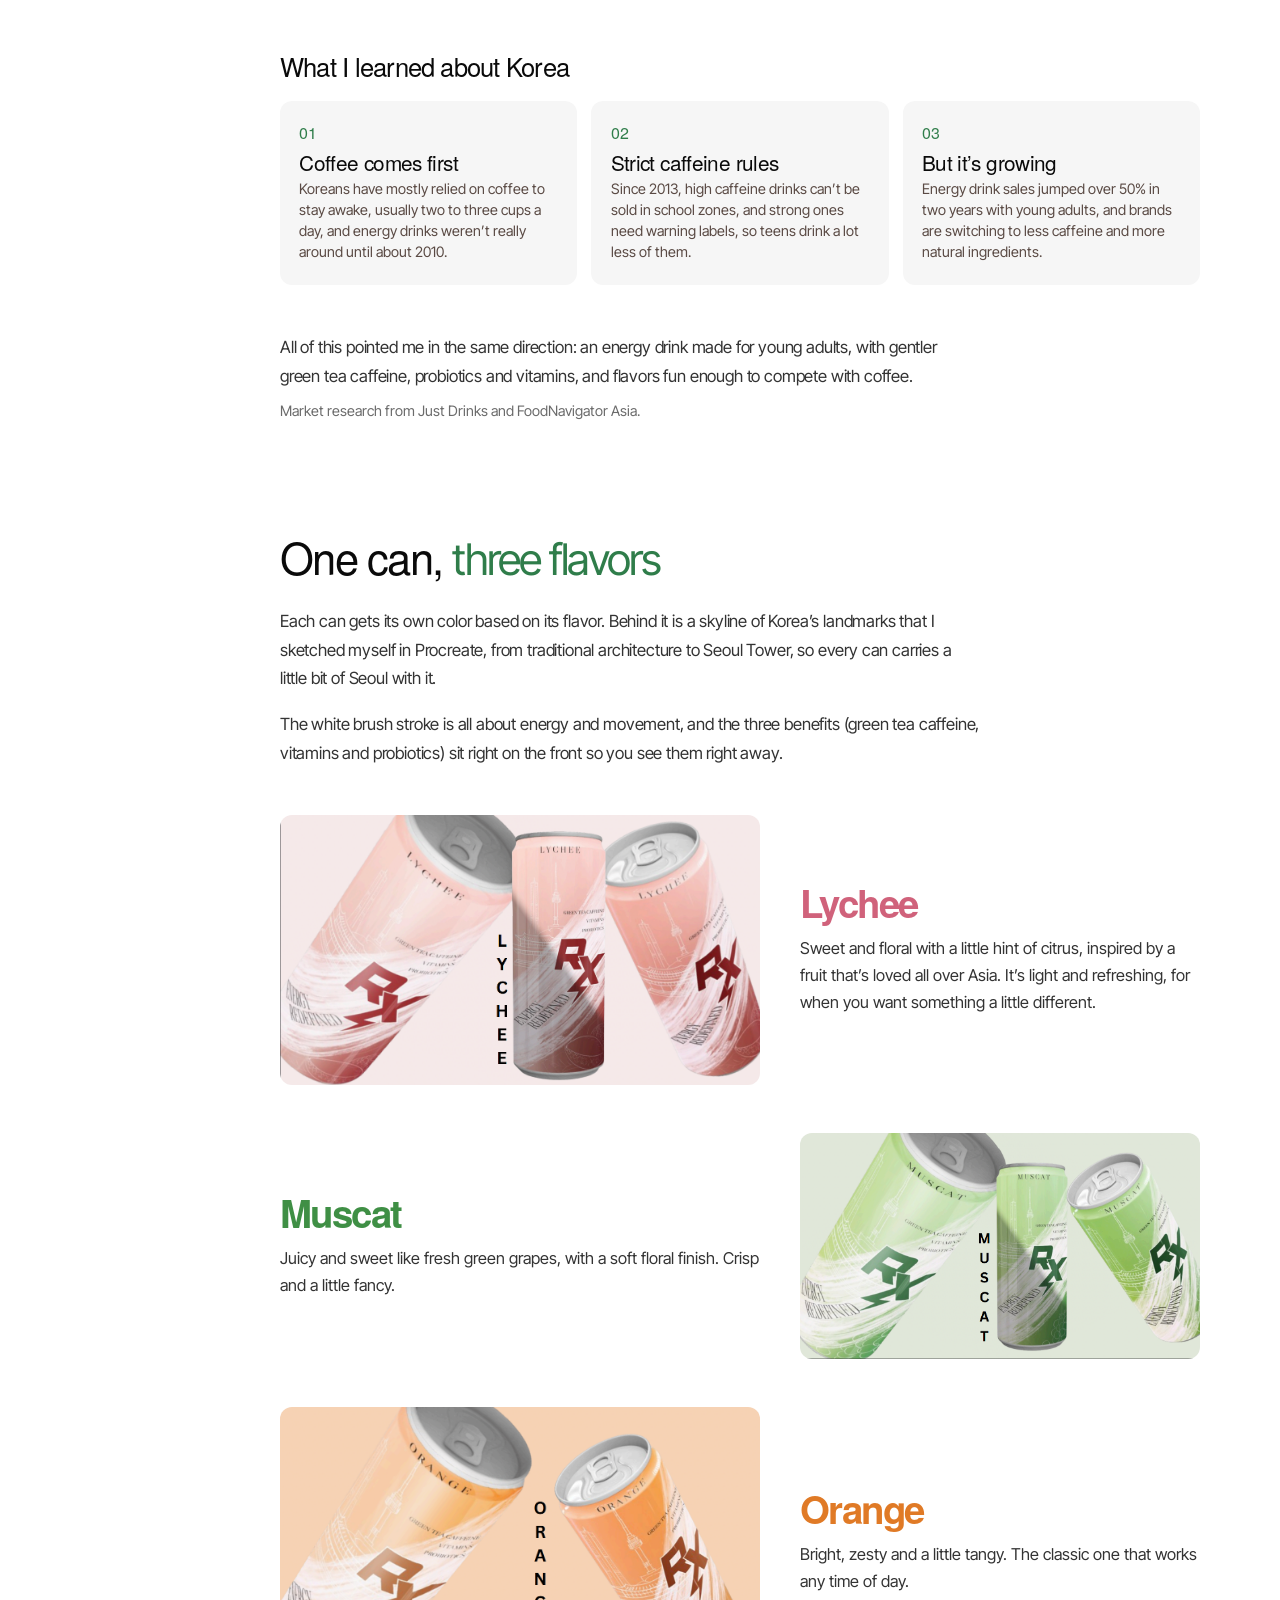
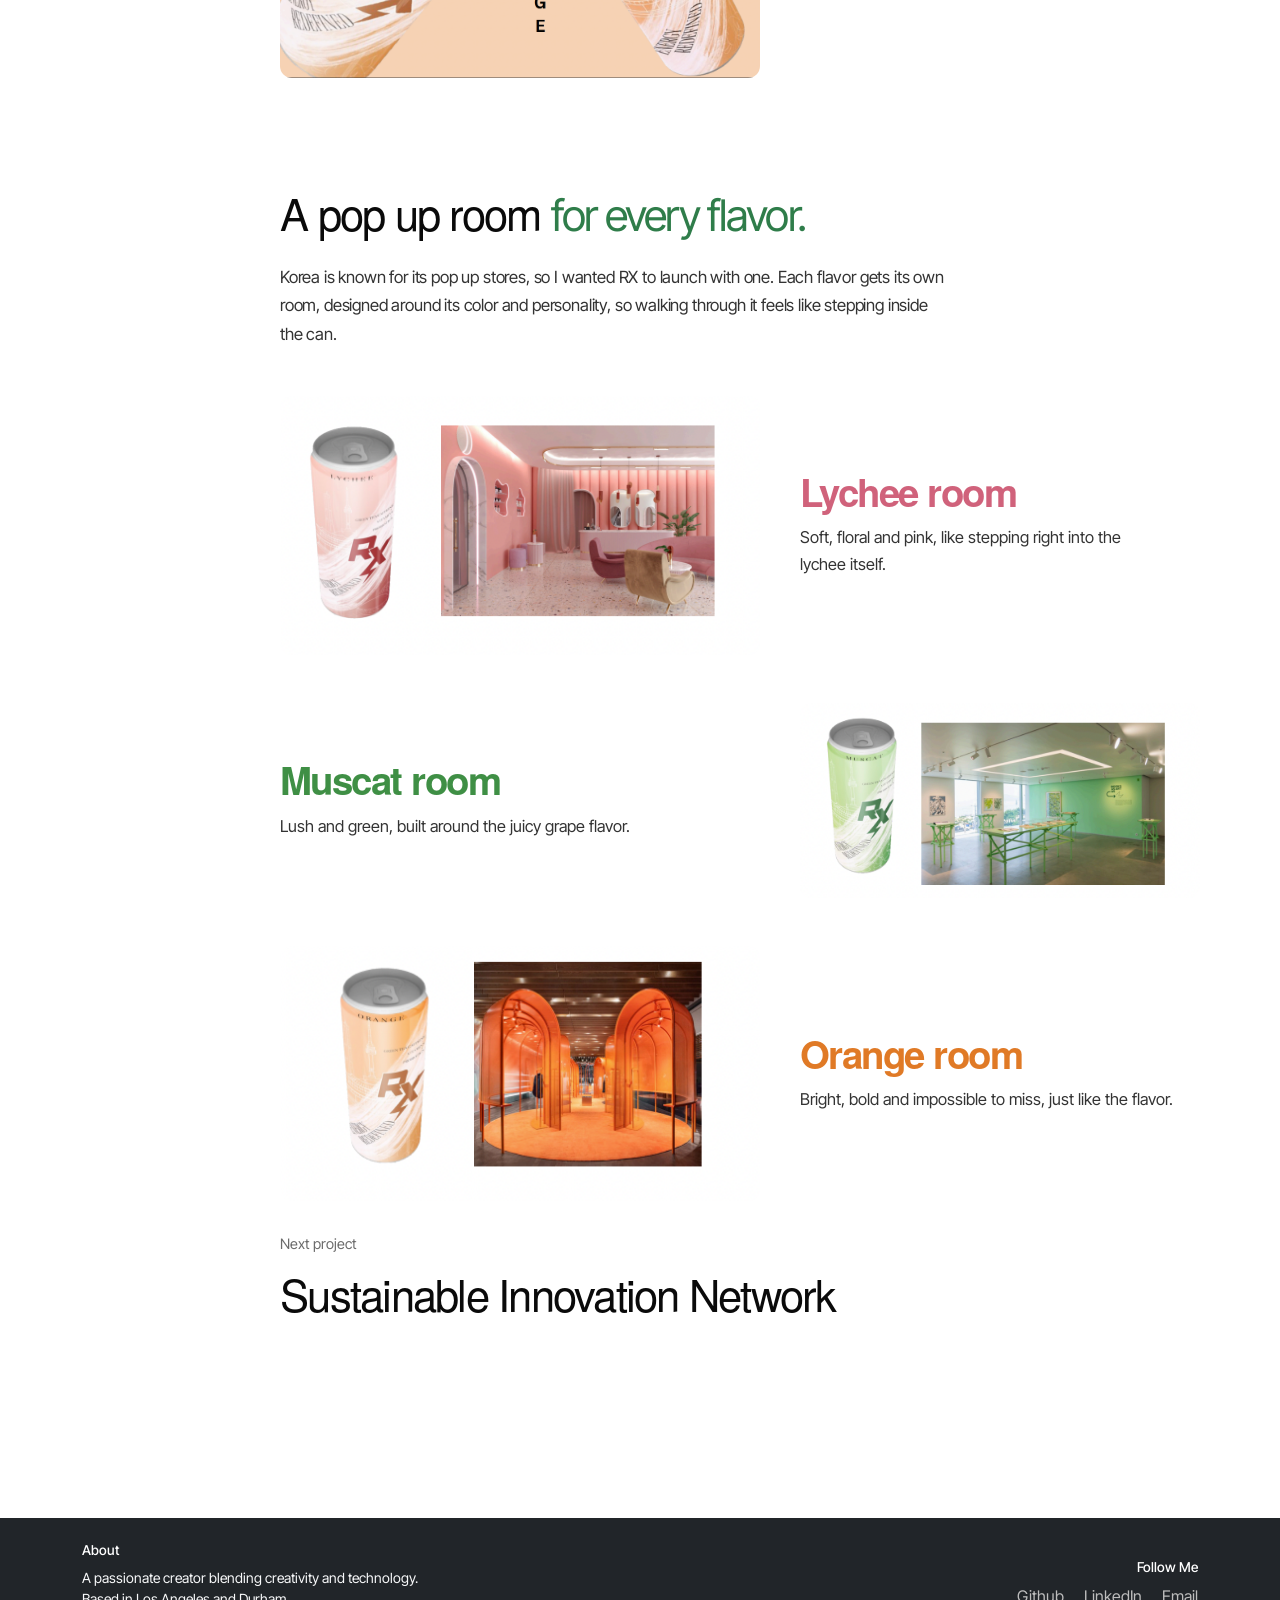
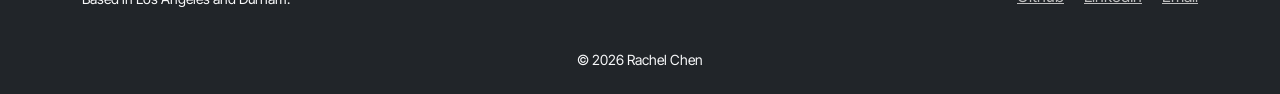
<file: rx.html>
<!doctype html>
<html lang="en">
  <head>
    <meta charset="UTF-8" />
    <meta name="viewport" content="width=device-width, initial-scale=1.0" />
    <title>RX Energy · Rachel Chen</title>
    <link rel="icon" type="image/x-icon" href="/assets/LOGO.png" />
    <link
      href="https://cdn.jsdelivr.net/npm/bootstrap@5.3.1/dist/css/bootstrap.min.css"
      rel="stylesheet"
    />
    <link rel="preconnect" href="https://fonts.googleapis.com" />
    <link rel="preconnect" href="https://fonts.gstatic.com" crossorigin />
    <link
      href="https://fonts.googleapis.com/css2?family=DM+Sans:wght@200;300;400&display=swap"
      rel="stylesheet"
    />
    <link rel="stylesheet" href="align.css" />
    <style>
      /* chrome-star cursor, same as the home page */
      /* ---------- chrome cursor ---------- */
      /* Only hide the system cursor when the custom one is running
   (touch devices keep their normal behaviour). */
      * {
        cursor: auto;
      }
      html.chrome-cursor,
      html.chrome-cursor * {
        cursor: none !important;
      }
      html.native-cursor .cursor,
      html.native-cursor .cursor-ring {
        display: none;
      }

      .cursor,
      .cursor-ring {
        left: 0;
        top: 0;
        opacity: 0;
        will-change: transform;
      }
      body.cursor-visible .cursor,
      body.cursor-visible .cursor-ring {
        opacity: 1;
      }

      .cursor {
        transition:
          width 0.25s,
          height 0.25s,
          background 0.25s,
          opacity 0.2s;
      }
      .cursor-ring {
        display: flex;
        align-items: center;
        justify-content: center;
        transition:
          width 0.35s cubic-bezier(0.2, 0.8, 0.2, 1),
          height 0.35s cubic-bezier(0.2, 0.8, 0.2, 1),
          border-color 0.3s,
          background 0.3s,
          opacity 0.2s;
      }
      .cursor-arrow {
        width: 12px;
        height: 12px;
        fill: none;
        stroke: #0e0e0e;
        stroke-width: 1.3;
        stroke-linecap: round;
        stroke-linejoin: round;
        opacity: 0;
        transform: scale(0.4) rotate(-45deg);
        transition:
          opacity 0.25s,
          transform 0.35s cubic-bezier(0.2, 0.8, 0.2, 1);
      }

      /* link state: the dot disappears, the ring becomes a chrome lens with an arrow */
      body.cursor-link .cursor {
        width: 0;
        height: 0;
      }
      body.cursor-link .cursor-ring.__old {
        border: 1px solid transparent;
        background:
          linear-gradient(rgba(255, 255, 255, 0.82), rgba(255, 255, 255, 0.82))
            padding-box,
          linear-gradient(
              135deg,
              #c8c8c8 0%,
              #ffffff 22%,
              #7a7a7a 42%,
              #f2f2f2 58%,
              #5a5a5a 78%,
              #d8d8d8 100%
            )
            border-box;
        backdrop-filter: blur(3px);
        -webkit-backdrop-filter: blur(3px);
      }
      body.cursor-link .cursor-arrow {
        opacity: 1;
        transform: scale(1) rotate(0deg);
      }
      body.cursor-press .cursor-ring {
        width: 24px;
        height: 24px;
      }
      body.cursor-link.cursor-press .cursor-ring {
        width: 48px;
        height: 48px;
      }

      /* over the dark sequin band */
      body.cursor-dark:not(.cursor-link) .cursor {
        background: #f0efeb;
      }
      body.cursor-dark:not(.cursor-link) .cursor-ring {
        border-color: rgba(240, 239, 235, 0.45);
      }

      /* star trail canvas */
      .cursor-stars {
        position: fixed;
        inset: 0;
        width: 100vw;
        height: 100vh;
        pointer-events: none;
        z-index: 9997;
      }

      /* ---------- hover label: the cursor tells you what a click does ---------- */
      .cursor-label {
        position: fixed;
        left: 0;
        top: 0;
        z-index: 10000;
        pointer-events: none;
        padding: 7px 12px 7px 11px;
        border-radius: 999px;
        background: #0a0a0a;
        color: #fff;
        font-family: "Inter Tight", "DM Sans", sans-serif;
        font-size: 12px;
        font-weight: 500;
        letter-spacing: 0.01em;
        line-height: 1;
        white-space: nowrap;
        opacity: 0;
        transition: opacity 0.12s linear;
        will-change: transform;
      }
      body.cursor-link .cursor-label.has-text {
        opacity: 1;
      }
      /* in link state: the ring simply fades (no resizing, so nothing bounces);
         the dot stays the same size at the exact click point */
      body.cursor-link .cursor-ring,
      body.cursor-press .cursor-ring {
        width: 32px !important;
        height: 32px !important;
      }
      body.cursor-link .cursor-ring {
        opacity: 0 !important;
        transition: opacity 0.12s linear !important;
      }
      body.cursor-link .cursor {
        width: 9px !important;
        height: 9px !important;
        background: #0a0a0a !important;
        transition: none !important;
      }
      body.cursor-link .cursor-arrow {
        display: none;
      }
    </style>
    <script
      src="https://cdn.databuddy.cc/databuddy.js"
      data-client-id="a6add130-9444-4508-9e3d-d8cf5b29bb50"
      data-track-web-vitals="true"
      data-track-errors="true"
      crossorigin="anonymous"
      async
    ></script>
    <!-- site-wide look: keep this as the last stylesheet -->
    <link rel="stylesheet" href="theme.css" />
    <style>
      /* ============================================================
         Align case study, in the home page style:
         black and white, big grotesk titles, no rules, no eyebrows,
         one left edge (80px), sticky contents on the left.
         ============================================================ */
      :root {
        --crimson: #8b1a1a; /* Align's brand red, used as this case study's accent */
        --blush: #f7f1ee;
      }
      body.align-page {
        background: #fff !important;
        color: #0a0a0a;
      }

      /* hero */
      .cs-hero {
        padding: 240px 80px 0;
      }
      .cs-title .cs-a {
        color: inherit;
      }
      .cs-title {
        font-family: var(--display) !important;
        font-size: clamp(3.5rem, 9vw, 9rem) !important;
        font-weight: 400 !important;
        letter-spacing: -0.05em !important;
        line-height: 0.88 !important;
        margin: 0 0 2.2rem;
        color: #0a0a0a;
      }
      .cs-lede {
        max-width: 36rem;
        margin: 0;
        font-size: clamp(1.05rem, 1.4vw, 1.3rem);
        line-height: 1.5;
        color: #0a0a0a;
      }
      .cs-facts {
        display: grid;
        grid-template-columns: repeat(4, minmax(0, 1fr));
        gap: 2.5rem;
        margin: 3.5rem 0 0;
      }
      .cs-fact-label {
        display: block;
        font-size: 0.85rem;
        color: #6b6b6b;
        margin-bottom: 6px;
      }
      .cs-fact-value {
        margin: 0;
        font-size: 0.98rem;
        line-height: 1.5;
        color: #0a0a0a;
      }
      .cs-cover {
        margin: 3.5rem 80px 0;
      }
      .cs-cover img {
        display: block;
        width: 100%;
        height: auto;
        border-radius: 8px;
      }

      /* soundtrack chip */
      .cs-song {
        margin-top: 1.8rem;
      }
      .cs-song-btn {
        appearance: none;
        display: inline-flex;
        align-items: center;
        gap: 12px;
        padding: 8px 18px 8px 8px;
        border: 0;
        border-radius: 999px;
        background: var(--blush);
        color: #0a0a0a;
        font: inherit;
        font-size: 0.95rem;
        transition: background 0.25s;
      }
      .cs-song-btn:hover {
        background: #f1e6e1;
      }
      .cs-song-btn strong {
        font-weight: 500;
      }
      /* little iridescent CD */
      .cs-cd {
        position: relative;
        width: 30px;
        height: 30px;
        flex: none;
        border-radius: 50%;
        background:
          radial-gradient(
            circle,
            #fff 0 3px,
            #d9d9d9 3.5px 6px,
            rgba(255, 255, 255, 0.35) 6.5px 7.5px,
            transparent 8px
          ),
          conic-gradient(
            from 20deg,
            #e9e9e9,
            #cdeeff,
            #f4d3ff,
            #fff2c2,
            #d1ffe0,
            #cfe2ff,
            #ffd6e8,
            #e9e9e9
          );
        box-shadow: inset 0 0 0 1px rgba(0, 0, 0, 0.12);
      }
      .cs-cd::after {
        content: "";
        position: absolute;
        inset: 0;
        border-radius: 50%;
        background: linear-gradient(
          135deg,
          rgba(255, 255, 255, 0.7),
          transparent 45%,
          transparent 60%,
          rgba(255, 255, 255, 0.5)
        );
      }
      .is-playing .cs-cd {
        animation: cs-spin 2.4s linear infinite;
      }
      @keyframes cs-spin {
        to {
          transform: rotate(360deg);
        }
      }
      .cs-song-btn .cs-song-state {
        color: #8a6f68;
      }

      /* the player opens right under the chip */
      .cs-inline-player {
        max-width: 420px;
        margin-top: 12px;
        opacity: 0;
        transform: translateY(-6px);
        transition:
          opacity 0.3s ease,
          transform 0.35s ease;
      }
      .cs-inline-player.is-shown {
        opacity: 1;
        transform: none;
      }
      .cs-inline-player iframe {
        display: block;
        width: 100%;
        border: 0;
        border-radius: 12px;
      }

      /* layout: sticky contents + story */
      .case-study {
        margin-top: 2rem;
      }
      .sidebar {
        border: 0 !important;
        padding: 3rem 1.5rem 3rem 80px !important;
      }
      .sidebar-link {
        border: 0 !important;
        padding: 0.45rem 0 !important;
        font-size: 0.95rem !important;
        letter-spacing: 0 !important;
        text-transform: none !important;
        line-height: 1.3 !important;
        color: #9a9a9a !important;
      }
      .sidebar-link:hover,
      .sidebar-link.active {
        color: #0a0a0a !important;
      }
      .sidebar-back {
        margin-top: 2rem !important;
        font-size: 0.9rem !important;
        letter-spacing: 0 !important;
        text-transform: none !important;
        color: #6b6b6b !important;
      }
      .sidebar-back::before {
        content: "\2190" !important;
      }
      .content {
        padding: 3rem 80px 5rem 40px !important;
        max-width: 1100px;
      }
      .section {
        margin-bottom: 7rem !important;
        scroll-margin-top: 110px;
      }
      .section-title {
        font-family: var(--display) !important;
        font-size: clamp(2rem, 3.4vw, 3.1rem) !important;
        font-weight: 400 !important;
        font-style: normal !important;
        letter-spacing: -0.04em !important;
        line-height: 1.02 !important;
        margin: 0 0 1.6rem !important;
        max-width: 22ch;
        color: #0a0a0a !important;
      }
      .section-title em {
        font-style: normal !important;
        color: var(--crimson) !important;
      }
      .section-body {
        max-width: 700px !important;
        font-size: 1.05rem !important;
        line-height: 1.7 !important;
        color: #333 !important;
      }
      .section-body p {
        margin: 0;
      }
      .section-body p + p {
        margin-top: 1.1rem;
      }
      .cs-quote {
        position: relative;
        max-width: 820px;
        margin: 3.5rem 0 0;
        padding-left: 3.2rem;
        font-family: var(--display) !important;
        font-size: clamp(1.3rem, 2vw, 1.7rem) !important;
        letter-spacing: -0.03em !important;
        line-height: 1.3 !important;
        color: #0a0a0a;
      }

      /* images: no frames, no lines */
      .cs-img {
        margin: 2.5rem 0 0;
      }
      .cs-img img,
      .cs-img video {
        display: block;
        width: 100%;
        height: auto;
        border-radius: 8px;
        background: #f4f4f4;
      }
      .cs-pair {
        display: grid;
        grid-template-columns: 1fr 1fr;
        gap: 1.5rem;
        margin: 2.5rem 0 0;
        align-items: start;
      }
      .cs-pair .cs-img {
        margin: 0;
      }
      .cs-pair video {
        max-height: 78vh;
        object-fit: contain;
      }
      .cs-caption {
        margin: 10px 0 0;
        font-size: 0.9rem;
        color: #6b6b6b;
      }
      /* process images stay small on purpose */
      .cs-pair.is-small {
        max-width: 640px;
      }

      /* big crimson quote mark */
      .cs-mark {
        position: absolute;
        left: 0;
        top: -0.2em;
        font-family: Georgia, "Times New Roman", serif !important;
        font-size: 5rem;
        line-height: 1;
        color: var(--crimson);
      }
      .cs-quote em {
        font-style: normal;
        color: var(--crimson);
      }

      /* journey map */
      .journey {
        margin: 3.5rem 0 0;
        padding: 2.2rem 2.2rem 1.8rem;
        background: var(--blush);
        border-radius: 12px;
      }
      .journey-mood {
        position: relative;
        height: 120px;
        margin: 0 0 1.4rem;
      }
      .journey-mood svg {
        position: absolute;
        inset: 0;
        width: 100%;
        height: 100%;
        overflow: visible;
      }
      .journey-mood path {
        fill: none;
        stroke: var(--crimson);
        stroke-width: 2;
        vector-effect: non-scaling-stroke;
        stroke-dasharray: 1400;
        stroke-dashoffset: 1400;
        transition: stroke-dashoffset 1.6s cubic-bezier(0.2, 0.8, 0.2, 1);
      }
      .journey.is-in .journey-mood path {
        stroke-dashoffset: 0;
      }
      .journey-dot {
        position: absolute;
        width: 14px;
        height: 14px;
        margin: -7px 0 0 -7px;
        border-radius: 50%;
        background: #fff;
        border: 2px solid var(--crimson);
      }
      .journey-dot.is-low {
        background: var(--crimson);
      }
      .journey-axis-top,
      .journey-axis-bottom {
        position: absolute;
        left: 0;
        font-size: 0.8rem;
        color: #8a7a74;
      }
      .journey-axis-top {
        top: 4px;
      }
      .journey-axis-bottom {
        bottom: 0;
      }
      .journey-steps {
        list-style: none;
        padding: 0;
        margin: 0;
        display: grid;
        grid-template-columns: repeat(5, minmax(0, 1fr));
        gap: 1rem;
        counter-reset: step;
      }
      .journey-steps li {
        text-align: center;
        font-size: 0.9rem;
        line-height: 1.45;
        color: #5a4a44;
      }
      .journey-steps strong {
        display: block;
        margin-bottom: 4px;
        font-family: var(--display) !important;
        font-size: 1.15rem;
        font-weight: 400;
        letter-spacing: -0.02em;
        color: #0a0a0a;
      }
      .journey .cs-caption {
        margin-top: 1.6rem;
      }

      /* what I made: four cards that jump to the work */
      .cs-made {
        display: grid;
        grid-template-columns: repeat(4, minmax(0, 1fr));
        gap: 14px;
        margin-top: 2.5rem;
      }
      .cs-made-card {
        display: flex;
        flex-direction: column;
        gap: 6px;
        padding: 1.3rem 1.2rem 1.4rem;
        background: var(--blush);
        border-radius: 12px;
        color: #5a4a44;
        text-decoration: none;
        font-size: 0.9rem;
        line-height: 1.45;
        transition:
          transform 0.3s cubic-bezier(0.2, 0.8, 0.2, 1),
          background 0.3s;
      }
      .cs-made-card:hover {
        transform: translateY(-3px);
        background: #f1e6e1;
      }
      .cs-made-num {
        font-family: var(--display) !important;
        font-size: 1rem;
        color: var(--crimson);
      }
      .cs-made-card strong {
        font-family: var(--display) !important;
        font-size: 1.45rem;
        font-weight: 400;
        letter-spacing: -0.03em;
        line-height: 1.1;
        color: #0a0a0a;
      }
      @media (max-width: 900px) {
        .cs-hero {
          padding-top: 150px !important;
        }
        .cs-made {
          grid-template-columns: 1fr 1fr;
        }
        .journey {
          padding: 1.5rem 1.2rem;
        }
        .journey-mood {
          display: none;
        }
        .journey-steps {
          grid-template-columns: 1fr;
          gap: 0.9rem;
          counter-reset: step;
        }
        .journey-steps li {
          text-align: left;
          padding-left: 2rem;
          position: relative;
        }
        .journey-steps li::before {
          counter-increment: step;
          content: counter(step);
          position: absolute;
          left: 0;
          top: 0;
          width: 1.4rem;
          height: 1.4rem;
          border-radius: 50%;
          background: var(--crimson);
          color: #fff;
          font-size: 0.75rem;
          display: flex;
          align-items: center;
          justify-content: center;
        }
        .cs-mark {
          font-size: 3.5rem;
        }
        .cs-quote {
          padding-left: 2.4rem;
        }
      }

      /* competitive analysis: its own clearly labelled block */
      .ca {
        margin-top: 3rem;
      }
      .ca-title {
        font-family: var(--display) !important;
        font-size: 1.6rem !important;
        font-weight: 400 !important;
        letter-spacing: -0.03em !important;
        margin: 0 0 0.4rem;
        color: #0a0a0a;
      }
      .ca-intro {
        margin: 0 0 1.6rem;
        font-size: 1rem;
        color: #6b6b6b;
      }
      .ca-table {
        display: grid;
        grid-template-columns: 1.1fr repeat(4, minmax(0, 1fr));
        gap: 10px;
      }
      .ca-labels,
      .ca-col {
        display: grid;
        grid-template-rows: auto 1fr 1fr auto;
        gap: 0;
      }
      .ca-col {
        background: #f6f6f6;
        border-radius: 12px;
        overflow: hidden;
      }
      .ca-col.is-align {
        background: var(--blush);
        box-shadow: inset 0 0 0 1.5px var(--crimson);
      }
      .ca-name {
        padding: 1rem 1.1rem 0.6rem;
        font-family: var(--display) !important;
        font-size: 1.35rem;
        letter-spacing: -0.03em;
        color: #0a0a0a;
      }
      .ca-col.is-align .ca-name {
        color: var(--crimson);
      }
      .ca-cell {
        padding: 0.7rem 1.1rem;
        font-size: 0.93rem;
        line-height: 1.45;
        color: #333;
      }
      .ca-labels .ca-cell {
        padding-left: 0;
        color: #6b6b6b;
        font-size: 0.88rem;
      }
      .ca-rowlabel {
        display: none;
      }
      .ca-no,
      .ca-yes {
        display: inline-block;
        padding: 2px 10px;
        border-radius: 999px;
        font-size: 0.85rem;
      }
      .ca-no {
        background: #e9e9e9;
        color: #555;
      }
      .ca-yes {
        background: var(--crimson);
        color: #fff;
      }
      @media (max-width: 900px) {
        .ca-table {
          grid-template-columns: 1fr;
        }
        .ca-labels {
          display: none;
        }
        .ca-col {
          grid-template-rows: none;
        }
        .ca-cell {
          padding: 0.35rem 1.1rem;
        }
        .ca-cell:last-child {
          padding-bottom: 1rem;
        }
        .ca-rowlabel {
          display: block;
          font-size: 0.8rem;
          color: #8a8a8a;
        }
      }

      /* competitors */
      .cs-compare {
        display: grid;
        grid-template-columns: repeat(3, minmax(0, 1fr));
        gap: 2.5rem;
        margin-top: 2.5rem;
      }
      .cs-compare h3 {
        font-family: var(--display) !important;
        font-size: 1.5rem !important;
        letter-spacing: -0.03em !important;
        font-weight: 400 !important;
        margin: 0 0 0.9rem;
      }
      .cs-compare p {
        margin: 0;
        font-size: 0.98rem;
        line-height: 1.6;
        color: #333;
      }
      .cs-compare p + p {
        margin-top: 0.6rem;
      }
      .cs-compare strong {
        font-weight: 500;
        color: #0a0a0a;
      }
      .cs-gap {
        max-width: 640px;
        margin: 2.5rem 0 0;
        font-size: 1.05rem;
        line-height: 1.7;
        color: #0a0a0a;
      }

      /* decisions: learned, designed, solves (no lines) */
      .decisions {
        margin-top: 2.5rem;
      }
      .decision-head,
      .decision {
        display: grid;
        grid-template-columns: 2rem minmax(0, 1.2fr) minmax(0, 1fr) minmax(
            0,
            1fr
          );
        gap: 1.75rem;
        align-items: start;
      }
      .decision-head {
        padding-bottom: 0.6rem;
        font-size: 0.85rem;
        color: #6b6b6b;
      }
      .decision-head span:first-child {
        grid-column: 2;
      }
      .decision {
        padding: 1.4rem 0;
      }
      .decision p {
        margin: 0;
        font-size: 0.98rem;
        line-height: 1.6;
        color: #555;
      }
      .decision .decision-choice {
        color: #0a0a0a;
        font-weight: 500;
      }
      .decision-num {
        font-family: var(--display) !important;
        font-size: 1.5rem;
        line-height: 1;
        color: #0a0a0a;
      }

      /* what came out of it */
      .cs-list {
        list-style: none;
        padding: 0;
        margin: 2rem 0 0;
        max-width: 640px;
      }
      .cs-list li {
        font-size: 1.05rem;
        line-height: 1.6;
        color: #0a0a0a;
        padding: 0.35rem 0;
      }

      /* next project */
      .cs-next {
        margin-top: 2rem;
      }
      .cs-next span {
        display: block;
        font-size: 0.9rem;
        color: #6b6b6b;
        margin-bottom: 6px;
      }
      .cs-next a {
        font-family: var(--display) !important;
        font-size: clamp(2rem, 3.4vw, 3.1rem);
        letter-spacing: -0.04em;
        color: #0a0a0a;
        text-decoration: none;
      }

      @media (max-width: 900px) {
        .cs-hero {
          padding: 120px 20px 0;
        }
        .cs-facts {
          grid-template-columns: 1fr 1fr;
          gap: 1.5rem;
          margin-top: 2.5rem;
        }
        .cs-cover {
          margin: 2.5rem 20px 0;
        }
        .content {
          padding: 3rem 20px 4rem !important;
        }
        .section {
          margin-bottom: 4.5rem !important;
        }
        .cs-pair,
        .cs-compare {
          grid-template-columns: 1fr;
          gap: 1.75rem;
        }
        .decision-head {
          display: none;
        }
        .decision {
          grid-template-columns: 2rem minmax(0, 1fr);
          gap: 0.45rem 0.75rem;
        }
        .decision p {
          grid-column: 2;
        }
        .decision-num {
          grid-row: 1 / span 3;
        }
        .decision-insight::before {
          content: "Learned: ";
          color: #0a0a0a;
        }
        .decision-choice::before {
          content: "Designed: ";
        }
        .decision-result::before {
          content: "Solves: ";
          color: #0a0a0a;
        }
      }

      /* ---------- RX Energy: green accent from the muscat can + logo ---------- */
      :root {
        --crimson: #2f7d4a;
        --blush: #eef6ef;
        --lychee: #d0627b;
        --muscat: #3f8f45;
        --orange: #e07a26;
      }
      .section-title,
      .cs-quote {
        text-wrap: balance; /* no single word left hanging */
      }
      .section-body p {
        text-wrap: pretty;
      }
      .rx-stats {
        display: grid;
        grid-template-columns: repeat(4, minmax(0, 1fr));
        gap: 14px;
        margin-top: 1.2rem;
      }
      .rx-stat {
        padding: 1.4rem 1.2rem;
        border-radius: 12px;
        background: var(--blush);
      }
      .rx-stat strong {
        display: block;
        font-family: var(--display) !important;
        font-size: clamp(2.4rem, 4vw, 3.4rem);
        font-weight: 400;
        letter-spacing: -0.05em;
        line-height: 1;
        color: var(--crimson);
        margin-bottom: 0.6rem;
      }
      .rx-stat span {
        display: block;
        font-size: 0.93rem;
        line-height: 1.45;
        color: #333;
      }
      .rx-learn {
        grid-template-columns: repeat(3, minmax(0, 1fr)) !important;
        margin-top: 1.2rem !important;
      }
      .rx-learn .cs-made-card {
        background: #f6f6f6;
      }
      .rx-learn .cs-made-card strong {
        font-size: 1.3rem;
      }
      @media (max-width: 900px) {
        .rx-stats {
          grid-template-columns: 1fr 1fr;
        }
        .rx-learn {
          grid-template-columns: 1fr !important;
        }
      }
      .rx-flavor {
        display: grid;
        grid-template-columns: minmax(0, 1.2fr) minmax(0, 1fr);
        gap: 2.5rem;
        align-items: center;
        margin-top: 3rem;
      }
      .rx-flavor.is-reverse .rx-flavor-img {
        order: 2;
      }
      .rx-flavor-img img {
        display: block;
        width: 100%;
        height: auto;
        border-radius: 12px;
      }
      .rx-flavor-name {
        display: block;
        font-family: var(--display) !important;
        font-size: clamp(1.8rem, 3vw, 2.6rem);
        letter-spacing: -0.04em;
        line-height: 1;
        margin-bottom: 0.8rem;
      }
      .rx-flavor p {
        margin: 0;
        font-size: 1.02rem;
        line-height: 1.65;
        color: #333;
        text-wrap: pretty;
      }
      .is-lychee .rx-flavor-name {
        color: var(--lychee);
      }
      .is-muscat .rx-flavor-name {
        color: var(--muscat);
      }
      .is-orange .rx-flavor-name {
        color: var(--orange);
      }
      @media (max-width: 900px) {
        .rx-flavor {
          grid-template-columns: 1fr;
          gap: 1.2rem;
        }
        .rx-flavor.is-reverse .rx-flavor-img {
          order: 0;
        }
      }
    </style>
  </head>
  <body class="align-page rx-page" id="page-top">
    <div class="cursor" id="cursor"></div>
    <div class="cursor-ring" id="cursorRing"></div>

    <nav class="navbar navbar-expand-lg navbar-light fixed-top" id="mainNav">
      <div class="container nav-container">
        <a class="navbar-brand" href="index.html">
          <img
            src="assets/LOGO.png"
            alt="Rachel Chen home"
            style="height: 100px"
          />
        </a>
        <button
          class="navbar-toggler navbar-toggler-right"
          type="button"
          data-bs-toggle="collapse"
          data-bs-target="#navbarResponsive"
          aria-controls="navbarResponsive"
          aria-expanded="false"
          aria-label="Toggle navigation"
        >
          Menu
        </button>
        <div class="collapse navbar-collapse" id="navbarResponsive">
          <ul class="navbar-nav ms-auto">
            <li class="nav-item">
              <a class="nav-link" href="about.html">About</a>
            </li>
            <li class="nav-item">
              <a class="nav-link" href="index.html#work">Work</a>
            </li>
            <li class="nav-item">
              <a class="nav-link" href="creative.html">Creative</a>
            </li>
            <li class="nav-item">
              <a class="nav-link" href="mailto:rachelmchen16@gmail.com"
                >Contact</a
              >
            </li>
          </ul>
        </div>
      </div>
    </nav>

    <!-- HERO -->
    <header class="cs-hero">
      <h1 class="cs-title">RX Energy</h1>
      <p class="cs-lede">
        An energy drink brand I made while studying abroad in Korea, mixing
        Asian and Western flavors and traditions into one can.
      </p>
      <!-- soundtrack: the Spotify song link lives in data-spotify -->
      <div
        class="cs-song"
        data-spotify="https://open.spotify.com/track/0vaxYDAuAO1nPolC6bQp7V"
        data-search="midas touch kiss of life"
      >
        <button
          type="button"
          class="cs-song-btn"
          aria-expanded="false"
          data-cursor-label="Play"
        >
          <span class="cs-cd" aria-hidden="true"></span>
          <span class="cs-song-text"
            >On repeat while I was in Korea: <strong>Midas Touch</strong> · KISS
            OF LIFE</span
          >
        </button>
      </div>

      <div class="cs-facts">
        <div>
          <p class="cs-fact-value">Brand and product designer</p>
        </div>
        <div>
          <p class="cs-fact-value">2024, study abroad in Korea</p>
        </div>
        <div>
          <p class="cs-fact-value">Figma, Illustrator, InDesign</p>
        </div>
        <div>
          <p class="cs-fact-value">Brand and packaging design</p>
        </div>
      </div>
    </header>

    <figure class="cs-cover">
      <img src="assets/rx/rxbanner.png" alt="RX Energy cans" />
    </figure>

    <div class="case-study">
      <aside class="sidebar">
        <nav class="sidebar-nav" aria-label="Case study sections">
          <a href="#overview" class="sidebar-link active">How it started</a>
          <a href="#why" class="sidebar-link">Why an energy drink</a>
          <a href="#process" class="sidebar-link">Starting with research</a>
          <a href="#cans" class="sidebar-link">The cans</a>
          <a href="#popup" class="sidebar-link">The pop up</a>
        </nav>
        <a href="index.html#work" class="sidebar-back">Back to work</a>
      </aside>

      <main class="content">
        <!-- IDEA -->
        <section class="section" id="overview">
          <h2 class="section-title">
            My final project from <em>studying abroad in Korea.</em>
          </h2>
          <div class="section-body">
            <p>
              RX Energy was one of my final projects from my study abroad in
              Korea. It was a two month, really intensive brand identity
              program, where we visited museums, talked to brands, and got to
              see how they actually present their work.
            </p>
            <p>
              The whole scope of the project was to combine different cultures
              to make a brand, so getting to be immersed in both Western and
              Eastern culture at the same time was super cool. This is the brand
              I ended up making: an energy drink for both Asian and Western
              audiences that feels authentic to both, and not just like a mashup
              of the two.
            </p>
            <p>
              I blended traditional Korean elements with modern design, so it
              feels fresh and relatable, and like it could be on a shelf
              anywhere in the world.
            </p>
          </div>
          <div class="cs-made">
            <div class="cs-made-card">
              <span class="cs-made-num">01</span><strong>Brand identity</strong
              ><span>The logo, colors and type</span>
            </div>
            <div class="cs-made-card">
              <span class="cs-made-num">02</span><strong>Packaging</strong
              ><span>One can design in three flavors</span>
            </div>
            <div class="cs-made-card">
              <span class="cs-made-num">03</span
              ><strong>Competitor research</strong
              ><span>What’s already out there, and the gaps</span>
            </div>
            <div class="cs-made-card">
              <span class="cs-made-num">04</span
              ><strong>Pop up marketing</strong
              ><span>A launch with a room for every flavor</span>
            </div>
          </div>
        </section>

        <!-- WHY -->
        <section class="section" id="why">
          <h2 class="section-title">Why an <em>energy drink?</em></h2>
          <div class="section-body">
            <p>
              Honestly, back then I needed caffeine all the time (and I still
              do). But when I got to Korea, I realized it didn’t really have the
              energy drinks I was used to in America, like Celsius or Alani, the
              really good, flavorful ones. Most of what I found was pretty
              plain, and I just wasn’t used to it.
            </p>
            <p>
              So I wanted to make the energy drink I was missing: one with fun
              flavors that bring Asian and Western traditions together, made
              with natural ingredients like green tea caffeine, probiotics and
              vitamins, that doesn’t look like every other can in the fridge.
            </p>
          </div>
          <figure class="cs-img">
            <img src="assets/rx/RX.png" alt="RX Energy can mockup" />
          </figure>
        </section>

        <!-- PROCESS -->
        <section class="section" id="process">
          <h2 class="section-title">Starting with <em>research</em></h2>
          <div class="section-body">
            <p>
              Before designing anything, I wanted to understand who actually
              drinks this stuff and why. So I sent out a quick survey to my
              classmates in Korea, and dug into how people there drink caffeine.
            </p>
          </div>

          <h3 class="ca-title" style="margin-top: 3rem">What my survey said</h3>
          <div class="rx-stats">
            <div class="rx-stat">
              <strong>57%</strong><span>drink caffeine every single day</span>
            </div>
            <div class="rx-stat">
              <strong>57%</strong
              ><span
                >get most of it from coffee, and 29% from energy drinks</span
              >
            </div>
            <div class="rx-stat">
              <strong>86%</strong
              ><span>drink it just to have energy through the day</span>
            </div>
            <div class="rx-stat">
              <strong>57%</strong
              ><span
                >would want an energy drink with probiotics, and 43% with
                vitamins</span
              >
            </div>
          </div>

          <h3 class="ca-title" style="margin-top: 3.5rem">
            What I learned about Korea
          </h3>
          <div class="cs-made rx-learn">
            <div class="cs-made-card">
              <span class="cs-made-num">01</span
              ><strong>Coffee comes first</strong
              ><span
                >Koreans have mostly relied on coffee to stay awake, usually two
                to three cups a day, and energy drinks weren’t really around
                until about 2010.</span
              >
            </div>
            <div class="cs-made-card">
              <span class="cs-made-num">02</span
              ><strong>Strict caffeine rules</strong
              ><span
                >Since 2013, high caffeine drinks can’t be sold in school zones,
                and strong ones need warning labels, so teens drink a lot less
                of them.</span
              >
            </div>
            <div class="cs-made-card">
              <span class="cs-made-num">03</span
              ><strong>But it’s growing</strong
              ><span
                >Energy drink sales jumped over 50% in two years with young
                adults, and brands are switching to less caffeine and more
                natural ingredients.</span
              >
            </div>
          </div>

          <div class="section-body" style="margin-top: 3rem">
            <p>
              All of this pointed me in the same direction: an energy drink made
              for young adults, with gentler green tea caffeine, probiotics and
              vitamins, and flavors fun enough to compete with coffee.
            </p>
          </div>
          <p class="cs-caption">
            Market research from Just Drinks and FoodNavigator Asia.
          </p>
        </section>

        <!-- CANS -->
        <section class="section" id="cans">
          <h2 class="section-title">One can, <em>three flavors</em></h2>
          <div class="section-body">
            <p>
              Each can gets its own color based on its flavor. Behind it is a
              skyline of Korea’s landmarks that I sketched myself in Procreate,
              from traditional architecture to Seoul Tower, so every can carries
              a little bit of Seoul with it.
            </p>
            <p>
              The white brush stroke is all about energy and movement, and the
              three benefits (green tea caffeine, vitamins and probiotics) sit
              right on the front so you see them right away.
            </p>
          </div>
          <div class="rx-flavor is-lychee">
            <figure class="rx-flavor-img cs-img" style="margin: 0">
              <img src="assets/rx/LYCHEE.png" alt="Lychee" />
            </figure>
            <div>
              <strong class="rx-flavor-name">Lychee</strong>
              <p>
                Sweet and floral with a little hint of citrus, inspired by a
                fruit that’s loved all over Asia. It’s light and refreshing, for
                when you want something a little different.
              </p>
            </div>
          </div>
          <div class="rx-flavor is-muscat is-reverse">
            <figure class="rx-flavor-img cs-img" style="margin: 0">
              <img src="assets/rx/muscat.png" alt="Muscat" />
            </figure>
            <div>
              <strong class="rx-flavor-name">Muscat</strong>
              <p>
                Juicy and sweet like fresh green grapes, with a soft floral
                finish. Crisp and a little fancy.
              </p>
            </div>
          </div>
          <div class="rx-flavor is-orange">
            <figure class="rx-flavor-img cs-img" style="margin: 0">
              <img src="assets/rx/orange.png" alt="Orange" />
            </figure>
            <div>
              <strong class="rx-flavor-name">Orange</strong>
              <p>
                Bright, zesty and a little tangy. The classic one that works any
                time of day.
              </p>
            </div>
          </div>
        </section>

        <!-- POP UP -->
        <section class="section" id="popup">
          <h2 class="section-title">
            A pop up room <em>for every flavor.</em>
          </h2>
          <div class="section-body">
            <p>
              Korea is known for its pop up stores, so I wanted RX to launch
              with one. Each flavor gets its own room, designed around its color
              and personality, so walking through it feels like stepping inside
              the can.
            </p>
          </div>
          <div class="rx-flavor is-lychee">
            <figure class="rx-flavor-img cs-img" style="margin: 0">
              <img src="assets/rx/lycheemarketing.png" alt="Lychee room" />
            </figure>
            <div>
              <strong class="rx-flavor-name">Lychee room</strong>
              <p>
                Soft, floral and pink, like stepping right into the lychee
                itself.
              </p>
            </div>
          </div>
          <div class="rx-flavor is-muscat is-reverse">
            <figure class="rx-flavor-img cs-img" style="margin: 0">
              <img src="assets/rx/muscatmarketing.png" alt="Muscat room" />
            </figure>
            <div>
              <strong class="rx-flavor-name">Muscat room</strong>
              <p>Lush and green, built around the juicy grape flavor.</p>
            </div>
          </div>
          <div class="rx-flavor is-orange">
            <figure class="rx-flavor-img cs-img" style="margin: 0">
              <img src="assets/rx/orangemarketing.png" alt="Orange room" />
            </figure>
            <div>
              <strong class="rx-flavor-name">Orange room</strong>
              <p>Bright, bold and impossible to miss, just like the flavor.</p>
            </div>
          </div>
          <div class="cs-next">
            <span>Next project</span>
            <a href="sin.html">Sustainable Innovation Network</a>
          </div>
        </section>
      </main>
    </div>

    <footer class="bg-dark text-light py-4">
      <div class="container">
        <div class="row justify-content-between align-items-center">
          <div class="col-md-4 aboutfooter">
            <h5>About</h5>
            <p class="small">
              A passionate creator blending creativity and technology.<br />Based
              in Los Angeles and Durham.
            </p>
          </div>
          <div class="col-md-4 text-end">
            <h5>Follow Me</h5>
            <a
              href="https://github.com/rachhel"
              target="_blank"
              class="text-light me-3"
              >Github</a
            >
            <a
              href="https://www.linkedin.com/in/rachelchen1016/"
              target="_blank"
              class="text-light me-3"
              >LinkedIn</a
            >
            <a
              href="mailto:rachelmchen16@gmail.com"
              target="_blank"
              class="text-light"
              >Email</a
            >
          </div>
        </div>
        <div class="text-center mt-4 small">&copy; 2026 Rachel Chen</div>
      </div>
    </footer>

    <script src="https://cdn.jsdelivr.net/npm/bootstrap@5.3.1/dist/js/bootstrap.bundle.min.js"></script>
    <script>
      (function () {
        /**
         * Chrome-star cursor.
         *
         *  - Normal state: a small dot + ring, and a trail of chrome four-point stars.
         *  - Over anything clickable: stars stop, the ring grows into a chrome lens
         *    with an arrow, so it reads as "this is a link".
         *  - Click on empty space: a small burst of stars.
         *  - Inside [data-no-stars]: no trail (used on the sequin wall so the two
         *    effects don't compete).
         *  - Inside [data-cursor-theme="dark"]: the dot and ring turn light.
         *  - Touch devices: does nothing, the normal cursor stays.
         *  - prefers-reduced-motion: dot + ring + link state only, no stars.
         *
         * Expects #cursor and #cursorRing elements (already in index.html).
         */

        const CLICKABLE =
          'a, button, [role="button"], input, select, textarea, label, summary, .project-card, [data-cursor="link"]';

        function initChromeCursor({
          dot = document.getElementById("cursor"),
          ring = document.getElementById("cursorRing"),
          spacing = 14, // px of mouse travel between stars
          maxStars = 90,
        } = {}) {
          const finePointer = window.matchMedia(
            "(hover: hover) and (pointer: fine)",
          ).matches;
          if (!finePointer || !dot || !ring) {
            document.documentElement.classList.add("native-cursor");
            return () => {};
          }
          const reduced = window.matchMedia(
            "(prefers-reduced-motion: reduce)",
          ).matches;
          document.documentElement.classList.add("chrome-cursor");

          // Arrow that appears inside the ring in link state.
          if (!ring.querySelector(".cursor-arrow")) {
            ring.insertAdjacentHTML(
              "beforeend",
              '<svg class="cursor-arrow" viewBox="0 0 12 12" aria-hidden="true"><path d="M3 9 L9 3 M4.5 3 H9 V7.5"/></svg>',
            );
          }

          // Full-screen canvas for the star trail.
          const c = document.createElement("canvas");
          c.className = "cursor-stars";
          c.setAttribute("aria-hidden", "true");
          document.body.appendChild(c);
          const ctx = c.getContext("2d");
          let W = 0,
            H = 0,
            dpr = 1;
          const resize = () => {
            dpr = Math.min(window.devicePixelRatio || 1, 2);
            W = window.innerWidth;
            H = window.innerHeight;
            c.width = W * dpr;
            c.height = H * dpr;
            ctx.setTransform(dpr, 0, 0, dpr, 0, 0);
          };
          resize();
          window.addEventListener("resize", resize);

          // Pre-render a few chrome star sprites so drawing stays cheap.
          const sprites = [
            ["#e8e8e6", "#8a8a87", "#2c2c2a"],
            ["#ffffff", "#6e6d69", "#1a1a1a"],
            ["#d3d1c7", "#9a9993", "#444441"],
            ["#f1efe8", "#5f5e5a", "#0e0e0e"],
          ].map(([a, b, d]) => {
            const S = 64;
            const s = document.createElement("canvas");
            s.width = s.height = S;
            const x = s.getContext("2d");
            const g = x.createLinearGradient(0, 0, S, S);
            g.addColorStop(0, a);
            g.addColorStop(0.42, b);
            g.addColorStop(0.5, "#ffffff");
            g.addColorStop(0.62, b);
            g.addColorStop(1, d);
            x.translate(S / 2, S / 2);
            x.beginPath();
            const R = S / 2 - 1,
              r = S * 0.07;
            for (let i = 0; i < 8; i++) {
              const ang = (i * Math.PI) / 4 - Math.PI / 2;
              const rad = i % 2 ? r : R;
              x.lineTo(Math.cos(ang) * rad, Math.sin(ang) * rad);
            }
            x.closePath();
            x.fillStyle = g;
            x.fill();
            x.lineWidth = 1.2;
            x.strokeStyle = "rgba(20,20,20,0.55)";
            x.stroke();
            return s;
          });

          const stars = [];
          const spawn = (x, y, burst) => {
            if (reduced) return;
            const a = burst
              ? Math.random() * Math.PI * 2
              : Math.PI / 2 + (Math.random() - 0.5) * 1.6;
            const sp = burst
              ? 2 + Math.random() * 3
              : 0.4 + Math.random() * 0.9;
            stars.push({
              x,
              y,
              vx: Math.cos(a) * sp,
              vy: Math.sin(a) * sp,
              size: (burst ? 12 : 9) + Math.random() * 11,
              rot: Math.random() * Math.PI,
              vr: (Math.random() - 0.5) * 0.12,
              life: 1,
              decay: 0.011 + Math.random() * 0.009,
              sprite: sprites[(Math.random() * sprites.length) | 0],
            });
            if (stars.length > maxStars) stars.shift();
          };

          let mx = -100,
            my = -100,
            rx = -100,
            ry = -100;
          let lastX = null,
            lastY = null,
            travel = 0;
          let mode = "default";
          let trail = true;
          let shown = false;

          const label = document.createElement("div");
          label.className = "cursor-label";
          label.setAttribute("aria-hidden", "true");
          document.body.appendChild(label);
          const labelFor = (hit) => {
            const own = hit.closest("[data-cursor-label]");
            if (own) return own.getAttribute("data-cursor-label");
            if (hit.closest(".hang-tag"))
              return hit.closest(".hang-tag").classList.contains("is-flipped")
                ? "Flip back"
                : "Flip me";
            if (hit.closest(".project-card")) return "See the project";
            if (hit.closest(".tl-filter")) return "Show";
            if (hit.closest(".navbar-brand"))
              return (
                hit.closest(".navbar-brand").getAttribute("href") || ""
              ).startsWith("#")
                ? "Back to top"
                : "Home";
            const a = hit.closest("a");
            if (a) {
              const href = a.getAttribute("href") || "";
              if (href.startsWith("mailto:")) return "Say hi";
              if (/linkedin/i.test(href)) return "Let\u2019s connect";
              if (/\.pdf$/i.test(href)) return "Open r\u00e9sum\u00e9";
              if (href.startsWith("#")) return "Take me there";
              if (a.target === "_blank" || /^https?:/i.test(href))
                return "Open";
              return "Go";
            }
            if (hit.closest(".navbar-toggler")) return "Menu";
            return "Click";
          };
          let labelText = "";
          const setLabel = (t) => {
            if (t === labelText) return;
            labelText = t;
            if (t) label.textContent = t; // keep old text while it fades out
            label.classList.toggle("has-text", !!t);
          };

          const setMode = (target) => {
            const el = target && target.closest ? target : null;
            const hit = el && el.closest(CLICKABLE);
            const link = !!hit;
            setLabel(hit ? labelFor(el) : "");
            const next = link ? "link" : "default";
            if (next !== mode) {
              mode = next;
              document.body.classList.toggle("hovering", link); // keeps your existing CSS hook
              document.body.classList.toggle("cursor-link", link);
            }
            trail = !link && !(el && el.closest("[data-no-stars]"));
            document.body.classList.toggle(
              "cursor-dark",
              !!(el && el.closest('[data-cursor-theme="dark"]')),
            );
          };

          const onMove = (e) => {
            mx = e.clientX;
            my = e.clientY;
            if (!shown) {
              shown = true;
              rx = mx;
              ry = my;
              document.body.classList.add("cursor-visible");
            }
            setMode(e.target);
            dot.style.transform = `translate3d(${mx}px, ${my}px, 0) translate(-50%, -50%)`;
            label.style.transform = `translate3d(${mx + 12}px, ${my + 14}px, 0)`;
            if (trail && lastX !== null) {
              travel += Math.hypot(mx - lastX, my - lastY);
              while (travel > spacing) {
                travel -= spacing;
                spawn(
                  mx + (Math.random() - 0.5) * 6,
                  my + (Math.random() - 0.5) * 6,
                );
              }
            }
            lastX = mx;
            lastY = my;
          };
          const onDown = (e) => {
            document.body.classList.add("cursor-press");
            if (trail)
              for (let i = 0; i < 12; i++) spawn(e.clientX, e.clientY, true);
          };
          const onUp = () => {
            document.body.classList.remove("cursor-press");
            // a click can change what the label should say (e.g. a tag flipping)
            setTimeout(() => setMode(document.elementFromPoint(mx, my)), 0);
          };
          const onLeave = () => {
            shown = false;
            lastX = null;
            document.body.classList.remove("cursor-visible");
          };
          // Re-check what's under the cursor after scroll (links move under a still mouse).
          const onScroll = () => {
            if (!shown) return;
            setMode(document.elementFromPoint(mx, my));
          };

          document.addEventListener("pointermove", onMove, { passive: true });
          document.addEventListener("pointerdown", onDown);
          document.addEventListener("pointerup", onUp);
          document.documentElement.addEventListener("mouseleave", onLeave);
          window.addEventListener("scroll", onScroll, { passive: true });

          let raf = 0;
          const loop = () => {
            rx += (mx - rx) * 0.16;
            ry += (my - ry) * 0.16;
            ring.style.transform = `translate3d(${rx}px, ${ry}px, 0) translate(-50%, -50%)`;

            ctx.clearRect(0, 0, W, H);
            for (let i = stars.length - 1; i >= 0; i--) {
              const s = stars[i];
              s.x += s.vx;
              s.y += s.vy;
              s.vx *= 0.96;
              s.vy = s.vy * 0.96 + 0.04;
              s.rot += s.vr;
              s.life -= s.decay;
              if (s.life <= 0) {
                stars.splice(i, 1);
                continue;
              }
              const k = s.life;
              const sz = s.size * (0.35 + 0.65 * k);
              ctx.save();
              ctx.globalAlpha = Math.min(1, k * 1.4);
              ctx.translate(s.x, s.y);
              ctx.rotate(s.rot);
              ctx.drawImage(s.sprite, -sz / 2, -sz / 2, sz, sz);
              ctx.restore();
            }
            raf = requestAnimationFrame(loop);
          };
          loop();

          return () => {
            cancelAnimationFrame(raf);
            document.removeEventListener("pointermove", onMove);
            document.removeEventListener("pointerdown", onDown);
            document.removeEventListener("pointerup", onUp);
            document.documentElement.removeEventListener("mouseleave", onLeave);
            window.removeEventListener("scroll", onScroll);
            window.removeEventListener("resize", resize);
            c.remove();
          };
        }

        window.initChromeCursor = initChromeCursor;
      })();
    </script>
    <script>
      initChromeCursor();

      // soundtrack: nothing plays until someone clicks. Then it keeps playing
      // in a small player in the corner while they scroll the case study.
      (function () {
        const song = document.querySelector(".cs-song");
        if (!song) return;
        const btn = song.querySelector(".cs-song-btn");
        const title = song.querySelector(".cs-song-text strong").textContent;
        const artist = song
          .querySelector(".cs-song-text")
          .textContent.split("·")
          .pop()
          .trim();
        const getId = () =>
          ((song.dataset.spotify || "").match(/track\/([A-Za-z0-9]+)/) ||
            [])[1];
        let id = null;
        let controller = null,
          dock = null,
          playing = false;

        const setPlaying = (on) => {
          playing = on;
          song.classList.toggle("is-playing", on);
          if (dock) dock.classList.toggle("is-playing", on);
          btn.setAttribute("aria-pressed", String(on));
          btn.setAttribute("data-cursor-label", on ? "Pause" : "Play");
        };

        // the Spotify player opens right under the chip (no floating box)
        // and keeps playing while the page scrolls
        const buildDock = () => {
          dock = document.createElement("div");
          dock.className = "cs-inline-player";
          dock.innerHTML = '<div id="csSpotify"></div>';
          song.appendChild(dock);
          requestAnimationFrame(() => dock.classList.add("is-shown"));
        };

        const start = () => {
          window.onSpotifyIframeApiReady = (IFrameAPI) => {
            IFrameAPI.createController(
              document.getElementById("csSpotify"),
              { uri: "spotify:track:" + id, width: "100%", height: 80 },
              (c) => {
                controller = c;
                c.addListener("playback_update", (e) =>
                  setPlaying(!e.data.isPaused),
                );
                c.addListener("ready", () => c.play());
              },
            );
          };
          const sc = document.createElement("script");
          sc.src = "https://open.spotify.com/embed/iframe-api/v1";
          sc.async = true;
          document.body.appendChild(sc);
        };

        btn.addEventListener("click", () => {
          id = getId();
          if (!id) {
            // no song link pasted yet: open it on Spotify instead
            window.open(
              "https://open.spotify.com/search/" +
                encodeURIComponent(song.dataset.search || ""),
              "_blank",
              "noopener",
            );
            return;
          }
          if (!dock) {
            buildDock();
            start();
            return;
          }
          if (controller) controller.togglePlay();
        });
      })();

      // journey map: draw the mood line when it comes into view
      const journey = document.querySelector(".journey");
      if (journey && "IntersectionObserver" in window) {
        const jo = new IntersectionObserver(
          ([e]) => {
            if (e.isIntersecting) {
              journey.classList.add("is-in");
              jo.disconnect();
            }
          },
          { threshold: 0.4 },
        );
        jo.observe(journey);
      } else if (journey) journey.classList.add("is-in");

      // highlight the section you're reading in the sticky contents
      const sections = document.querySelectorAll(".section[id]");
      const links = document.querySelectorAll(".sidebar-link");
      function updateActive() {
        let current = sections[0] ? sections[0].id : "";
        sections.forEach((sec) => {
          if (sec.getBoundingClientRect().top <= 180) current = sec.id;
        });
        links.forEach((l) =>
          l.classList.toggle(
            "active",
            l.getAttribute("href") === "#" + current,
          ),
        );
      }
      window.addEventListener("scroll", updateActive, { passive: true });
      updateActive();
    </script>
  </body>
</html>
</file>
<file: about.css>
/* ============================================================
   ABOUT PAGE — matches the home page
   ============================================================ */

/* ── BASE ── */
:root {
  --bg: #f5f4f1; /* same warm off-white as the home page */
  --bg-white: #ffffff; /* home hero background */
  --bg-dark: #f0efeb;
  --ink: #0e0e0e;
  --muted: #888;
  --light: #a3a29c;
  --smoke: #34332f; /* same colour as the sequin pad */
  --chrome: linear-gradient(
    90deg,
    transparent,
    #c8c8c8 15%,
    #fff 35%,
    #aaa 50%,
    #fff 65%,
    #c8c8c8 85%,
    transparent
  );
  --chrome-solid: linear-gradient(
    135deg,
    #d0d0d0 0%,
    #f8f8f8 18%,
    #909090 30%,
    #e8e8e8 45%,
    #686868 58%,
    #c8c8c8 72%,
    #f0f0f0 85%,
    #a0a0a0 100%
  );
}

*,
*::before,
*::after {
  box-sizing: border-box;
}

html,
body.about-page {
  overflow-x: clip;
}
body.about-page {
  margin: 0;
  padding: 0;
  background: var(--bg);
  font-family: "DM Sans", sans-serif;
  font-weight: 300;
  color: var(--ink);
}

/* ── NAV (same as home) ── */
.navbar {
  position: fixed;
  top: 0;
  width: 100%;
  z-index: 1030;
  background: rgba(255, 255, 255, 0.94);
  backdrop-filter: blur(10px);
  -webkit-backdrop-filter: blur(10px);
  border-bottom: 0.5px solid rgba(0, 0, 0, 0.07);
  box-shadow: none;
}
.navbar-brand img {
  height: 70px;
  transition: transform 0.3s;
}
.navbar-brand:hover img {
  transform: scale(1.04);
}
.navbar-nav .nav-link {
  font-family: "DM Sans", sans-serif;
  font-size: 0.68rem;
  font-weight: 400;
  color: #333;
  padding: 0.5rem 1.4rem;
  text-transform: uppercase;
  letter-spacing: 0.2em;
  transition: color 0.3s;
  border-bottom: none !important;
}
.navbar-nav .nav-link:hover {
  color: #888;
}
.navbar-toggler {
  border: none;
}
.nav-container {
  max-width: 100% !important;
  padding-left: 60px !important;
  padding-right: 60px !important;
}

/* ── HERO (same layout as home: text left, picture right) ── */
.about-hero {
  min-height: 100vh;
  display: grid;
  grid-template-columns: minmax(0, 1.3fr) minmax(0, 1fr);
  align-items: center;
  gap: clamp(2rem, 5vw, 6rem);
  padding: 150px 60px 80px;
  background: var(--bg-white);
}
.about-hero-left {
  padding-left: clamp(2rem, 7vw, 9rem);
}

.about-kicker {
  display: block;
  font-size: 8.5px;
  letter-spacing: 0.22em;
  text-transform: uppercase;
  color: #6f6f6f;
  margin-bottom: 1.4rem;
}

.about-name {
  font-family: "Cormorant Garamond", serif;
  font-weight: 300;
  font-style: italic;
  font-size: clamp(4rem, 9.5vw, 10.5rem);
  letter-spacing: -0.03em;
  line-height: 0.84;
  color: var(--ink);
  margin: 0 0 2rem;
}
.about-name-line {
  display: block;
}
.about-name-line + .about-name-line {
  padding-left: 0;
}
/* letter drop, same as home */
.about-name .letter {
  display: inline-block;
  opacity: 0;
  transform: translateY(80px);
  animation: drop 0.9s cubic-bezier(0.16, 1, 0.3, 1) forwards;
}
@keyframes drop {
  to {
    opacity: 1;
    transform: translateY(0);
  }
}

.about-tagline {
  font-family: "Cormorant Garamond", serif;
  font-size: clamp(1.15rem, 1.6vw, 1.45rem);
  font-style: italic;
  font-weight: 300;
  color: var(--ink);
  line-height: 1.5;
  max-width: 30rem;
  margin: 0 0 1.6rem;
}
.about-meta {
  font-size: 0.68rem;
  letter-spacing: 0.12em;
  line-height: 2;
  text-transform: uppercase;
  color: #7a7a7a;
}

/* photo in a chrome frame, like the project cards */
.about-hero-right {
  display: flex;
  justify-content: flex-end;
}
.about-photo {
  margin: 0;
  width: 100%;
  max-width: 440px;
}
.about-photo-frame {
  padding: 6px;
  border-radius: 6px;
  background: var(--chrome-solid);
  box-shadow: 0 18px 40px -30px rgba(0, 0, 0, 0.35);
}
.about-photo-frame img {
  display: block;
  width: 100%;
  aspect-ratio: 4 / 5;
  object-fit: cover;
  border-radius: 2px;
  filter: grayscale(15%) contrast(1.02);
}
.about-photo figcaption {
  margin-top: 12px;
  font-size: 8.5px;
  letter-spacing: 0.22em;
  text-transform: uppercase;
  color: var(--light);
  text-align: right;
}

/* ── BODY ── */
.about-body {
  padding: 5rem 60px 6rem;
  max-width: 1200px;
  margin: 0 auto;
}
.about-section {
  display: grid;
  grid-template-columns: 200px minmax(0, 1fr);
  gap: 4rem;
  margin-bottom: 4rem;
  align-items: start;
}

/* section label with the eyebrow line from the home page */
.about-section-label {
  display: flex;
  align-items: center;
  gap: 12px;
  font-size: 9px;
  letter-spacing: 0.28em;
  text-transform: uppercase;
  color: #686868;
  padding-top: 0.9rem;
  position: sticky;
  top: 110px;
}
.about-section-label::before {
  content: "";
  width: 30px;
  height: 0.5px;
  background: #686868;
  flex: none;
}

.about-section-title {
  font-family: "Cormorant Garamond", serif;
  font-size: clamp(1.9rem, 3.2vw, 2.8rem);
  font-weight: 300;
  font-style: italic;
  color: var(--ink);
  line-height: 1.15;
  margin: 0 0 1.5rem;
}
.about-section-title em {
  color: #8a877f;
  font-style: italic;
}

.about-text {
  font-size: 0.92rem;
  line-height: 1.85;
  color: #555;
  max-width: 640px;
}
.about-text p {
  margin: 0;
}
.about-text p + p {
  margin-top: 1rem;
}

/* little travel itinerary under Who I Am */
.itinerary {
  display: flex;
  flex-wrap: wrap;
  align-items: center;
  gap: 8px 10px;
  margin-top: 1.8rem;
  font-size: 8.5px;
  letter-spacing: 0.22em;
  text-transform: uppercase;
  color: #6f6f6f;
}
.itinerary span:not(.itin-arrow) {
  padding: 6px 10px;
  border: 0.5px solid rgba(0, 0, 0, 0.14);
  border-radius: 999px;
  background: var(--bg-white);
}
.itinerary .itin-now {
  background: var(--smoke) !important;
  border-color: var(--smoke) !important;
  color: #f0efeb;
}
.itin-arrow {
  color: #b8b6ae;
}

.about-rule {
  height: 1px;
  background: var(--chrome);
  margin: 0 0 4rem;
  opacity: 0.5;
}

/* ============================================================
   EXPERIENCE TIMELINE (vertical)
   ============================================================ */
.vt {
  --date-w: 120px;
  --node-col: 44px;
}
.tl-filters {
  display: flex;
  flex-wrap: wrap;
  gap: 8px;
  margin-bottom: 2rem;
}
.tl-filter {
  appearance: none;
  border: 0.5px solid rgba(0, 0, 0, 0.18);
  background: transparent;
  border-radius: 999px;
  padding: 7px 14px;
  font-family: "DM Sans", sans-serif;
  font-size: 9px;
  letter-spacing: 0.18em;
  text-transform: uppercase;
  color: #555;
  transition:
    background 0.2s,
    color 0.2s,
    border-color 0.2s;
}
.tl-filter:hover {
  border-color: var(--ink);
}
.tl-filter[aria-pressed="true"] {
  background: var(--smoke);
  border-color: var(--smoke);
  color: #f0efeb;
}

.vt-list {
  position: relative;
  list-style: none;
  margin: 0;
  padding: 0;
}
/* the chrome spine */
.vt-list::before {
  content: "";
  position: absolute;
  top: 10px;
  bottom: 10px;
  left: calc(var(--date-w) + var(--node-col) / 2);
  width: 1px;
  background: linear-gradient(
    180deg,
    #8f8d86,
    #e9e8e4 20%,
    #a9a7a0 45%,
    #dcdad5 70%,
    #8f8d86
  );
  transform: scaleY(0);
  transform-origin: top;
  transition: transform 1.4s cubic-bezier(0.2, 0.8, 0.2, 1);
}
.vt.is-in .vt-list::before {
  transform: scaleY(1);
}

.vt-item,
.vt-marker {
  display: grid;
  grid-template-columns: var(--date-w) var(--node-col) minmax(0, 1fr);
  align-items: start;
  opacity: 0;
  transform: translateY(10px);
  transition:
    opacity 0.6s ease,
    transform 0.6s ease;
}
.vt.is-in .vt-item,
.vt.is-in .vt-marker {
  opacity: 1;
  transform: none;
}
.vt.is-in .vt-item.is-dim {
  opacity: 0.22;
}

/* year markers sit on the spine */
.vt-marker {
  padding: 0.6rem 0;
}
.vt-marker span {
  grid-column: 2;
  justify-self: center;
  position: relative;
  z-index: 1;
  padding: 4px 9px;
  border-radius: 999px;
  border: 0.5px solid rgba(0, 0, 0, 0.18);
  background: var(--bg);
  font-size: 8.5px;
  letter-spacing: 0.2em;
  text-transform: uppercase;
  color: #6f6f6f;
  white-space: nowrap;
}
.vt-now span {
  background: var(--smoke);
  border-color: var(--smoke);
  color: #f0efeb;
}

.vt-item {
  padding: 0.9rem 0;
}
.vt-date {
  text-align: right;
  padding-top: 7px;
  font-size: 0.64rem;
  letter-spacing: 0.1em;
  line-height: 1.6;
  text-transform: uppercase;
  color: var(--light);
}
/* chrome grommet node, same as the hang tags */
.vt-node {
  justify-self: center;
  position: relative;
  z-index: 1;
  width: 13px;
  height: 13px;
  margin-top: 9px;
  border-radius: 50%;
  background:
    radial-gradient(circle, var(--bg) 0 30%, transparent 33%),
    conic-gradient(from 200deg, #8a8a87, #ffffff, #6e6d69, #e8e8e6, #8a8a87);
  transition:
    background 0.3s,
    box-shadow 0.3s;
}
.vt-item:hover .vt-node {
  background: var(--smoke);
  box-shadow: 0 0 0 5px rgba(52, 51, 47, 0.12);
}
.vt-card {
  transition: transform 0.3s ease;
}
.vt-item:hover .vt-card {
  transform: translateX(4px);
}
.vt-company {
  font-family: "Cormorant Garamond", serif;
  font-size: 1.5rem;
  font-style: italic;
  font-weight: 300;
  line-height: 1.15;
  color: var(--ink);
}
.vt-role {
  font-size: 0.68rem;
  letter-spacing: 0.07em;
  text-transform: uppercase;
  color: var(--muted);
  margin-top: 4px;
  line-height: 1.5;
}
.vt-date-inline {
  display: none;
  font-size: 0.64rem;
  letter-spacing: 0.1em;
  text-transform: uppercase;
  color: var(--light);
  margin-top: 3px;
}
.vt-tag {
  display: inline-block;
  margin-top: 8px;
  padding: 3px 9px;
  border-radius: 999px;
  border: 0.5px solid rgba(0, 0, 0, 0.14);
  font-size: 8px;
  letter-spacing: 0.18em;
  text-transform: uppercase;
  color: #7a7a7a;
}

@media (prefers-reduced-motion: reduce) {
  .vt-list::before,
  .vt-item,
  .vt-marker {
    transition: none;
  }
}

/* ── SKILLS ── */
.skills-grid {
  display: grid;
  grid-template-columns: 1fr 1fr;
  gap: 12px;
}
.skill-group {
  padding: 1.5rem;
  background: #f8f7f4;
  border: 0.5px solid rgba(0, 0, 0, 0.09);
}
.skill-group-label {
  font-size: 8.5px;
  letter-spacing: 0.25em;
  text-transform: uppercase;
  color: var(--light);
  margin-bottom: 0.75rem;
}
.skill-list {
  font-size: 0.85rem;
  color: #555;
  line-height: 1.75;
}

/* ── INVOLVEMENT ── */
.involvement-grid {
  display: grid;
  grid-template-columns: repeat(3, 1fr);
  gap: 12px;
}
.involvement-item {
  padding: 1.25rem 1.5rem;
  background: #f8f7f4;
  border: 0.5px solid rgba(0, 0, 0, 0.09);
  transition:
    transform 0.3s,
    border-color 0.3s;
}
.involvement-item:hover {
  transform: translateY(-3px);
  border-color: rgba(0, 0, 0, 0.25);
}
.involvement-org {
  font-family: "Cormorant Garamond", serif;
  font-size: 1.2rem;
  font-style: italic;
  color: var(--ink);
  line-height: 1.2;
}
.involvement-role {
  font-size: 0.66rem;
  letter-spacing: 0.08em;
  text-transform: uppercase;
  color: var(--muted);
  margin-top: 0.4rem;
  line-height: 1.5;
}

.involvement-grid[hidden] {
  display: none;
}
.involvement-grid {
  animation: invIn 0.5s ease;
}
@keyframes invIn {
  from {
    opacity: 0;
    transform: translateY(8px);
  }
}
/* "more this year" card */
.involvement-item.is-soon {
  background: transparent;
  border-style: dashed;
  border-color: rgba(0, 0, 0, 0.22);
}
.involvement-item.is-soon .involvement-org {
  color: #8a877f;
}

/* ── CONTACT ── */
.contact-strip {
  display: flex;
  gap: 2rem;
  margin-top: 2rem;
  flex-wrap: wrap;
}
.contact-link {
  font-size: 0.78rem;
  letter-spacing: 0.08em;
  color: var(--ink);
  text-decoration: none;
  border-bottom: 0.5px solid rgba(0, 0, 0, 0.25);
  padding-bottom: 2px;
  transition: border-color 0.2s;
}
.contact-link:hover {
  color: var(--ink);
  border-color: var(--ink);
}

/* ── FOOTER (same as home) ── */
footer {
  background: #0e0e0e;
  color: #ccc;
  font-size: 0.88rem;
}
footer .container {
  max-width: 100% !important;
  padding: 0 4rem;
}
footer h5 {
  color: #fff;
  font-size: 0.8rem;
  letter-spacing: 0.15em;
  text-transform: uppercase;
  margin-bottom: 1rem;
}
footer .aboutfooter,
footer .text-end {
  margin-top: 3rem;
}
footer a.text-light {
  color: #999 !important;
  text-decoration: none;
  transition: color 0.3s;
}
footer a.text-light:hover {
  color: #ddd !important;
}

/* ── CURSOR base (the chrome-star rules are in about.html) ── */
.cursor {
  position: fixed;
  width: 9px;
  height: 9px;
  border-radius: 50%;
  background: #0a0a0a;
  pointer-events: none;
  z-index: 9999;
}
.cursor-ring {
  position: fixed;
  width: 32px;
  height: 32px;
  border-radius: 50%;
  border: 1px solid rgba(0, 0, 0, 0.3);
  pointer-events: none;
  z-index: 9998;
}

/* ============================================================
   PHONES & SMALL TABLETS
   ============================================================ */
@media (max-width: 900px) {
  .nav-container {
    padding-left: 20px !important;
    padding-right: 20px !important;
  }
  .about-hero {
    grid-template-columns: 1fr;
    min-height: auto;
    padding: 110px 24px 56px;
    gap: 2.5rem;
  }
  .about-hero-left {
    padding-left: 0;
  }
  .about-name {
    font-size: clamp(3.4rem, 18vw, 6.5rem);
    margin-bottom: 1.6rem;
  }
  .about-hero-right {
    justify-content: flex-start;
  }
  .about-photo {
    max-width: 340px;
  }
  .about-body {
    padding: 3rem 24px 4rem;
  }
  .about-section {
    grid-template-columns: 1fr;
    gap: 1.2rem;
  }
  .about-section-label {
    position: static;
    padding-top: 0;
  }
  .skills-grid {
    grid-template-columns: 1fr;
  }
  .involvement-grid {
    grid-template-columns: 1fr 1fr;
  }

  /* timeline: spine on the left, dates under the role */
  .vt {
    --date-w: 0px;
    --node-col: 28px;
  }
  .vt-item,
  .vt-marker {
    grid-template-columns: var(--node-col) minmax(0, 1fr);
  }
  .vt-date {
    display: none;
  }
  .vt-node,
  .vt-marker span {
    grid-column: 1;
  }
  .vt-card {
    grid-column: 2;
    padding-left: 6px;
  }
  .vt-marker span {
    justify-self: start;
    margin-left: 0;
  }
  .vt-date-inline {
    display: block;
  }
  footer .container {
    padding: 0 1.5rem;
  }
  footer .row {
    text-align: center;
  }
  footer .text-end {
    text-align: center !important;
  }
}
</file>
<file: theme.css>
/* ============================================================
   THEME — fashion-house grotesk
   One shared look for every page. Load it LAST in <head>:
   <link rel="stylesheet" href="theme.css" />

   Black and white, Inter Tight, solid 1px rules, no ornaments.
   The sequins and chrome cursor are the only decoration.
   To change the whole site's look later, change the tokens below.
   ============================================================ */

@import url("https://fonts.googleapis.com/css2?family=Inter+Tight:wght@300;400;500;600&display=swap");

/* Title font: TeX Gyre Heros, a free Helvetica redraw, hosted with the site
   so every device (Mac, Windows, Android) shows the same thing.
   Files live in /fonts next to this stylesheet. License: fonts/GUST-FONT-LICENSE.txt */
@font-face {
  font-family: "Heros Web";
  src: url("fonts/heros-regular.woff") format("woff");
  font-weight: 400;
  font-style: normal;
  font-display: swap;
}
@font-face {
  font-family: "Heros Web";
  src: url("fonts/heros-bold.woff") format("woff");
  font-weight: 700;
  font-style: normal;
  font-display: swap;
}

:root {
  --ink: #0a0a0a;
  --paper: #ffffff;
  --paper-2: #f4f4f4; /* the one off-white, for cards and image wells */
  --muted: #6b6b6b;
  --hair: rgba(10, 10, 10, 0.12);
  /* body and small text */
  --font: "Inter Tight", "Inter", system-ui, -apple-system, Arial, sans-serif;
  /* big titles: Helvetica look on every device (self-hosted Heros, see @font-face above) */
  --display: "Heros Web", "Helvetica Neue", Helvetica, Arial, sans-serif;

  /* re-point the old per-page variables so every page follows the theme */
  --bg: var(--paper);
  --bg-white: var(--paper);
  --bg-dark: var(--paper-2);
  --light: #8a8a8a;
  --smoke: var(--ink);
  --chrome: linear-gradient(var(--ink), var(--ink));
  --chrome-solid: linear-gradient(var(--ink), var(--ink));
}

/* ---------- type: one family everywhere, no italics, no shouting caps ---------- */
body,
body *:not(canvas) {
  font-family: var(--font) !important;
  font-style: normal !important;
  text-transform: none !important;
}
body {
  background: var(--paper) !important;
  color: var(--ink);
  font-weight: 400;
  -webkit-font-smoothing: antialiased;
}
em {
  font-style: normal !important;
}

/* big display type: Helvetica, tight and confident */
.hero-name,
.hero-name *,
.about-name,
.about-name *,
.align-title,
.align-title *,
.bu-title,
.section-title,
.about-title,
.about-section-title {
  font-family: var(--display) !important;
}
.hero-name,
.about-name,
.align-title,
.bu-title,
.section-title,
.about-title {
  font-weight: 400 !important;
  letter-spacing: -0.045em !important;
  line-height: 0.88 !important;
}
.hero--pad .hero-name {
  letter-spacing: -0.05em !important;
}
.hero-name-line + .hero-name-line,
.about-name-line + .about-name-line {
  padding-left: 0 !important;
}

/* headings and names */
.about-section-title,
.exp-company,
.tl-company,
.vt-company,
.tag-title,
.overlay-title,
.next-title,
.involvement-org,
.step-title,
.feature-title,
.deliverable-name,
.outcome-value,
.meta-value,
.callout p,
.header-tag,
.exp-hover-text {
  font-weight: 500 !important;
  letter-spacing: -0.03em !important;
}
.about-section-title,
.section-title + * {
  line-height: 1.1;
}

/* body copy */
.hero-lede,
.hero-tagline,
.about-tagline,
.section-body,
.about-text,
.exp-body,
.tag-desc,
.feature-body,
.step-body,
.skill-list,
.fact-value {
  font-weight: 400 !important;
  letter-spacing: -0.01em !important;
  color: var(--ink) !important;
}
.hero-lede,
.hero-tagline,
.about-tagline {
  font-size: clamp(1.1rem, 1.4vw, 1.3rem) !important;
  line-height: 1.4 !important;
}
.section-body,
.about-text,
.exp-body {
  color: #2b2b2b !important;
}

/* small labels: readable sentence case instead of tiny tracked caps */
.nav-link,
.eyebrow-text,
.sidebar-label,
.section-label,
.meta-label,
.hero-eyebrow-text,
.deliverable-num,
.step-num,
.outcome-label,
.next-label,
.card-num,
.card-name,
.overlay-tag,
.view-all,
.footer-note,
.project-count,
.exp-num,
.exp-role,
.exp-date,
.exp-tag,
.exp-request,
.exp-contact-btn,
.tag-num,
.tag-hint,
.tag-tools,
.img-caption,
.skill-group-label,
.involvement-role,
.tl-filter,
.vt-tag,
.vt-date,
.vt-date-inline,
.vt-marker span,
.about-kicker,
.about-meta,
.itinerary,
.about-photo figcaption,
.about-section-label,
.sidebar-link,
.sidebar-back,
.contact-link,
.case-link,
.pad-label,
.fact-label,
.expertise-title,
footer h5,
footer p,
footer a,
footer .small {
  letter-spacing: 0 !important;
}
.eyebrow-text,
.sidebar-label,
.section-label,
.meta-label,
.hero-eyebrow-text,
.deliverable-num,
.step-num,
.outcome-label,
.next-label,
.card-num,
.overlay-tag,
.view-all,
.footer-note,
.project-count,
.exp-num,
.exp-date,
.exp-tag,
.exp-request,
.exp-contact-btn,
.tag-num,
.tag-hint,
.tag-tools,
.img-caption,
.skill-group-label,
.involvement-role,
.tl-filter,
.vt-tag,
.vt-date,
.vt-date-inline,
.vt-marker span,
.about-kicker,
.about-meta,
.itinerary,
.about-photo figcaption,
.about-section-label,
.sidebar-back,
.pad-label,
.fact-label {
  font-size: 0.8rem !important;
}
.expertise-section .expertise-title {
  text-transform: none !important; /* style.css forces caps here */
  font-size: 0.85rem !important;
  letter-spacing: 0 !important;
  color: var(--muted) !important;
  font-weight: 400 !important;
}
.card-name,
.exp-role,
.sidebar-link {
  font-size: 0.85rem !important;
  color: var(--ink) !important;
}
.meta-label,
.section-label,
.sidebar-label,
.eyebrow-text,
.outcome-label,
.next-label,
.card-num,
.exp-num,
.exp-date,
.tag-num,
.fact-label,
.pad-label,
.skill-group-label,
.vt-date,
.about-section-label,
.about-kicker,
.about-meta,
.img-caption {
  color: var(--muted) !important;
}
.eyebrow-line,
.hero-eyebrow-line {
  display: none !important;
}
.section-label::after {
  background: var(--hair) !important;
}

/* ---------- surfaces: plain white, one light gray for cards ---------- */
.navbar {
  background: rgba(255, 255, 255, 0.96) !important;
  border-bottom: 1px solid var(--ink) !important;
}
.nav-link {
  color: var(--ink) !important;
  font-size: 0.9rem !important;
  font-weight: 400 !important;
}
.nav-link:hover {
  color: var(--muted) !important;
}
a.navbar-brand {
  text-decoration: none;
}

.hero-section,
.hero,
.facts,
.expertise-section,
.chrome-works-section,
.experience-section,
.about-hero,
.about-body,
.case-study,
.content {
  background: var(--paper) !important;
}
.hero-showcase {
  background: var(--paper-2) !important;
  border-color: var(--ink) !important;
}
/* section breaks: one solid line instead of alternating cream tones */
.expertise-section,
.chrome-works-section,
.experience-section {
  border-top: 1px solid var(--ink);
}
.expertise-section.container {
  max-width: 100% !important;
}

.exp-card,
.skill-group,
.involvement-item,
.step,
.deliverable-item,
.feature-item,
.callout,
.outcome-item,
.img-block {
  background: var(--paper) !important;
  border: 1px solid var(--hair) !important;
  border-radius: 0 !important;
}
.callout {
  border-left: 2px solid var(--ink) !important;
}
.outcomes-grid {
  background: var(--hair) !important;
}
.exp-tag,
.vt-tag {
  border-color: var(--hair) !important;
  color: var(--ink) !important;
  border-radius: 0 !important;
}
.exp-hover-overlay {
  background: rgba(10, 10, 10, 0.92) !important;
}
.exp-hover-text {
  color: #fff !important;
  font-size: 1.4rem !important;
}
.exp-contact-btn {
  background: #fff !important;
  color: var(--ink) !important;
  border-radius: 0 !important;
}

/* ---------- rules: solid 1px, no chrome gradients, no diamonds ---------- */
.chrome-rule,
.hero-rule,
.section-rule,
.about-rule,
.grid-divider-rule {
  height: 1px !important;
  background: var(--ink) !important;
  opacity: 1 !important;
}
.exp-divider {
  background: var(--hair) !important;
}
.rule-diamond {
  display: none !important;
}
.section-footer,
.next-project {
  border-top: 1px solid var(--ink) !important;
  border-image: none !important;
}
.hero-strip {
  border-bottom: 1px solid var(--ink) !important;
}
.facts-grid {
  border-top: 1px solid var(--ink) !important;
}

/* ---------- project cards: image in a plain frame ---------- */
.card-frame {
  padding: 0 !important;
  border-radius: 0 !important;
  background: none !important;
  border: 1px solid var(--ink);
}
.project-card:hover .card-frame {
  background: none !important;
}
.card-inner {
  border-radius: 0 !important;
}
.rivets,
.shimmer {
  display: none !important;
}
.card-label {
  padding-top: 0.7rem !important;
}
.overlay-tag {
  color: rgba(255, 255, 255, 0.8) !important;
}
.overlay-title {
  color: #fff !important;
}

/* ---------- hang tags: white card, black edge and strings ---------- */
.rail-bar {
  height: 1px !important;
  background: var(--ink) !important;
}
.hang-string {
  background: var(--ink) !important;
}
.tag-face {
  background: var(--ink) !important; /* this is the 1px outline */
}
.tag-face::before {
  background: #fff !important;
}
.tag-title {
  font-size: 1.45rem !important;
  line-height: 1 !important;
  color: var(--ink) !important;
}
.tag-hint,
.tag-tools {
  color: var(--muted) !important;
}

/* ---------- details row ---------- */
.fact-value a,
.hero-meta-link,
.contact-link,
.case-link {
  color: var(--ink) !important;
  text-decoration: underline !important;
  text-decoration-thickness: 1px !important;
  text-underline-offset: 3px !important;
  border-bottom: none !important;
}
.fact-value a:hover,
.contact-link:hover,
.case-link:hover {
  color: var(--muted) !important;
}

/* ---------- sequin pad ---------- */
.hero-sequins,
.hero-sequins--smoke,
.hero-sequins--noir,
.hero-sequins--black {
  background: var(--ink) !important;
  border-radius: 8px !important;
  box-shadow: none !important;
}
/* caption under the pad: "↳ Brush the sequins" */
.sequin-pad-wrap .pad-label {
  margin: 12px 0 0 !important;
  font-size: 0.95rem !important;
  font-weight: 400 !important;
  color: var(--ink) !important;
}

/* ---------- about page bits ---------- */
.about-photo-frame {
  padding: 0 !important;
  border-radius: 0 !important;
  background: none !important;
  border: 1px solid var(--ink);
  box-shadow: none !important;
}
.about-photo-frame img {
  border-radius: 0 !important;
}
.about-section-label::before {
  background: var(--ink) !important;
}
.about-section-title em,
.section-title em {
  color: var(--muted) !important;
}
.itinerary span:not(.itin-arrow) {
  border-radius: 0 !important;
  border-color: var(--hair) !important;
  color: var(--ink);
}
.itinerary .itin-now,
.tl-filter[aria-pressed="true"],
.vt-now span {
  background: var(--ink) !important;
  border-color: var(--ink) !important;
  color: #fff !important;
}
.tl-filter,
.vt-marker span {
  border-radius: 0 !important;
  border-color: var(--hair) !important;
  color: var(--ink) !important;
}
.vt-list::before {
  background: var(--ink) !important;
}
.vt-marker.vt-now span {
  background: var(--ink) !important;
  color: #fff !important;
}

/* ---------- footer: plain black ---------- */
footer {
  background: var(--ink) !important;
}
footer h5 {
  font-size: 0.85rem !important;
  font-weight: 500 !important;
  color: #fff !important;
}
footer a.text-light,
footer a {
  color: #bdbdbd !important;
}
footer a:hover {
  color: #fff !important;
}

/* ---------- case-study sidebar ---------- */
.sidebar {
  border-right: 1px solid var(--hair) !important;
}
.sidebar-link.active {
  border-left-color: var(--ink) !important;
}
</file>
<file: align.css>
/* ── BASE (replaces style.css) ── */
* {
  cursor: none;
}

body.align-page {
  overflow-x: clip; /* no sideways scrolling (keep this on body only, or sticky breaks) */
}
body.align-page {
  margin: 0;
  padding: 0;
}

/* navbar */
.navbar {
  position: fixed;
  top: 0;
  width: 100%;
  z-index: 1030;
  background: rgba(248, 247, 244, 0.94);
  backdrop-filter: blur(10px);
  -webkit-backdrop-filter: blur(10px);
  border-bottom: 0.5px solid rgba(0, 0, 0, 0.07);
  box-shadow: none;
  transition: background 0.3s;
}
.navbar-brand img {
  height: 70px;
  transition: transform 0.3s;
}
.navbar-brand:hover img {
  transform: scale(1.04);
}

.navbar-nav .nav-link {
  font-family: "DM Sans", sans-serif;
  font-size: 0.68rem;
  font-weight: 400;
  color: #333;
  padding: 0.5rem 1.4rem;
  text-transform: uppercase;
  letter-spacing: 0.2em;
  transition: color 0.3s;
  border-bottom: none !important;
}
.navbar-nav .nav-link:hover {
  color: #888;
}
.navbar-toggler {
  border: none;
}

.nav-container {
  max-width: 100% !important;
  padding-left: 60px !important;
  padding-right: 60px !important;
}

*,
*::before,
*::after {
  box-sizing: border-box;
  margin: 0;
  padding: 0;
  cursor: none;
}

:root {
  --bg: #f8f7f4;
  --bg-dark: #f0efeb;
  --ink: #0e0e0e;
  --muted: #888;
  --light: #bbb;
  --chrome: linear-gradient(
    90deg,
    transparent,
    #c8c8c8 15%,
    #fff 35%,
    #aaa 50%,
    #fff 65%,
    #c8c8c8 85%,
    transparent
  );
  --align-red: #8b1a1a;
  --sidebar: 240px;
}

body {
  background: var(--bg);
  font-family: "DM Sans", sans-serif;
  font-weight: 300;
  color: var(--ink);
}

/* cursor */
.cursor {
  position: fixed;
  width: 9px;
  height: 9px;
  border-radius: 50%;
  background: #0e0e0e;
  pointer-events: none;
  z-index: 9999;
  transform: translate(-50%, -50%);
  transition:
    width 0.2s,
    height 0.2s;
}
.cursor-ring {
  position: fixed;
  width: 32px;
  height: 32px;
  border-radius: 50%;
  border: 1px solid rgba(0, 0, 0, 0.25);
  pointer-events: none;
  z-index: 9998;
  transform: translate(-50%, -50%);
  transition:
    width 0.3s,
    height 0.3s;
}

/* ── NAV ── */
/* navbar handled by style.css */
.nav-container {
  max-width: 100% !important;
  padding-left: 60px !important;
  padding-right: 60px !important;
}

/* ── HERO ── */
.hero {
  min-height: 100vh;
  background: var(--bg);
  display: flex;
  flex-direction: column;
  justify-content: flex-end;
  padding: 120px 60px 0;
  position: relative;
  overflow: hidden;
}

.hero-eyebrow {
  display: flex;
  align-items: center;
  gap: 12px;
  margin-bottom: 1.5rem;
}
.hero-eyebrow-line {
  width: 30px;
  height: 0.5px;
  background: var(--light);
}
.hero-eyebrow-text {
  font-size: 9px;
  letter-spacing: 0.28em;
  text-transform: uppercase;
  color: var(--light);
}

.align-title {
  font-family: "Cormorant Garamond", serif;
  font-size: clamp(5rem, 14vw, 13rem);
  font-weight: 300;
  font-style: italic;
  letter-spacing: -0.03em;
  line-height: 0.85;
  color: #0e0e0e !important;
  -webkit-text-fill-color: #0e0e0e !important;
  background: none !important;
  margin-bottom: 0;
}

.align-title .align-a {
  color: #8b1a1a !important;
  -webkit-text-fill-color: #8b1a1a !important;
}

/* chrome rule */
.hero-rule {
  height: 1px;
  background: var(--chrome);
  margin: 2.5rem 0 2rem;
}

/* meta strip */
.hero-strip {
  display: grid;
  grid-template-columns: repeat(4, 1fr);
  gap: 2rem;
  padding-bottom: 3rem;
  border-bottom: 0.5px solid rgba(0, 0, 0, 0.08);
}
.meta-block {
  display: flex;
  flex-direction: column;
  gap: 6px;
}
.meta-label {
  font-size: 8px;
  letter-spacing: 0.28em;
  text-transform: uppercase;
  color: var(--light);
}
.meta-value {
  font-family: "Cormorant Garamond", serif;
  font-size: 1.1rem;
  font-style: italic;
  font-weight: 300;
  color: var(--ink);
  line-height: 1.4;
}

/* tagline below strip */
.hero-tagline {
  padding: 2rem 0 3rem;
  font-family: "Cormorant Garamond", serif;
  font-size: clamp(1.2rem, 2.5vw, 2rem);
  font-weight: 300;
  font-style: italic;
  color: #555;
  max-width: 65%;
  line-height: 1.5;
}

/* ── HERO IMAGE SHOWCASE ── */
.hero-showcase {
  width: 100%;
  background: var(--bg-dark);
  border-top: 0.5px solid rgba(0, 0, 0, 0.07);
  border-bottom: 0.5px solid rgba(0, 0, 0, 0.07);
  overflow: hidden;
}
.hero-showcase img {
  width: 100%;
  height: auto;
  display: block;
  object-fit: cover;
}
.showcase-placeholder {
  width: 100%;
  min-height: 520px;
  display: flex;
  flex-direction: column;
  align-items: center;
  justify-content: center;
  gap: 12px;
}
.showcase-placeholder span {
  font-size: 11px;
  letter-spacing: 0.2em;
  text-transform: uppercase;
  color: var(--light);
}
.showcase-hint {
  font-family: "DM Sans", monospace !important;
  font-size: 10px !important;
  color: #ccc !important;
  letter-spacing: 0.05em !important;
  text-transform: none !important;
  background: rgba(0, 0, 0, 0.04);
  padding: 6px 12px;
  border-radius: 3px;
}

/* ── LAYOUT: sidebar + content ── */
.case-study {
  display: grid;
  grid-template-columns: var(--sidebar) 1fr;
  align-items: start;
  position: relative;
  min-width: 0;
  min-height: calc(100vh - 140px);
}

/* sticky sidebar */
.sidebar {
  position: sticky;
  top: 90px;
  max-height: calc(100vh - 90px);
  overflow-y: auto;
  padding: 3rem 2rem 3rem 60px;
  border-right: 0.5px solid rgba(0, 0, 0, 0.07);
  display: flex;
  flex-direction: column;
  gap: 0;
  align-self: start;
  height: fit-content;
  scrollbar-width: none;
  -ms-overflow-style: none;
}
.sidebar::-webkit-scrollbar {
  display: none;
}

.sidebar-label {
  font-size: 8px;
  letter-spacing: 0.28em;
  text-transform: uppercase;
  color: var(--light);
  margin-bottom: 1.5rem;
}

.sidebar-nav {
  display: flex;
  flex-direction: column;
}

.sidebar-link {
  font-size: 0.72rem;
  letter-spacing: 0.08em;
  text-transform: uppercase;
  color: var(--muted);
  text-decoration: none;
  padding: 0.65rem 0;
  border-left: 1.5px solid transparent;
  padding-left: 1rem;
  transition:
    color 0.2s,
    border-color 0.2s;
  line-height: 1;
}
.sidebar-link:hover {
  color: var(--ink);
  border-left-color: var(--muted);
}
.sidebar-link.active {
  color: var(--ink);
  border-left-color: var(--ink);
}

.sidebar-back {
  margin-top: auto;
  font-size: 9px;
  letter-spacing: 0.18em;
  text-transform: uppercase;
  color: var(--light);
  text-decoration: none;
  display: flex;
  align-items: center;
  gap: 8px;
  transition: color 0.2s;
}
.sidebar-back:hover {
  color: var(--ink);
}
.sidebar-back::before {
  content: "←";
}

/* ── CONTENT ── */
.content {
  padding: 4rem 80px 6rem 60px;
  min-width: 0;
  overflow: hidden;
}

.section {
  margin-bottom: 5rem;
}

.section-label {
  font-size: 8px;
  letter-spacing: 0.3em;
  text-transform: uppercase;
  color: var(--light);
  margin-bottom: 1.5rem;
  display: flex;
  align-items: center;
  gap: 12px;
}
.section-label::after {
  content: "";
  flex: 1;
  height: 0.5px;
  background: linear-gradient(90deg, rgba(0, 0, 0, 0.1), transparent);
}

.section-title {
  font-family: "Cormorant Garamond", serif;
  font-size: clamp(1.8rem, 3vw, 2.8rem);
  font-weight: 300;
  font-style: italic;
  color: var(--ink);
  line-height: 1.2;
  margin-bottom: 1.5rem;
}

.section-title em {
  color: var(--align-red);
  font-style: italic;
}

.section-body {
  font-size: 0.92rem;
  line-height: 1.85;
  color: #555;
  max-width: 680px;
}

.section-body p + p {
  margin-top: 1rem;
}

/* chrome rule between sections */
.section-rule {
  height: 1px;
  background: var(--chrome);
  margin: 3rem 0;
  opacity: 0.5;
}

/* deliverables list */
.deliverables {
  display: grid;
  grid-template-columns: 1fr 1fr;
  gap: 1rem;
  margin-top: 2rem;
}
.deliverable-item {
  background: var(--bg-dark);
  border: 0.5px solid rgba(0, 0, 0, 0.07);
  padding: 1.25rem 1.5rem;
  display: flex;
  align-items: baseline;
  gap: 1rem;
}
.deliverable-num {
  font-size: 9px;
  letter-spacing: 0.2em;
  color: var(--light);
}
.deliverable-name {
  font-family: "Cormorant Garamond", serif;
  font-size: 1rem;
  font-style: italic;
  color: var(--ink);
}

/* problem callout */
.callout {
  background: var(--bg-dark);
  border-left: 2px solid var(--align-red);
  padding: 1.5rem 2rem;
  margin: 2rem 0;
  max-width: 680px;
}
.callout p {
  font-family: "Cormorant Garamond", serif;
  font-size: 1.15rem;
  font-style: italic;
  font-weight: 300;
  color: #444;
  line-height: 1.6;
}

/* process steps */
.process-steps {
  display: grid;
  grid-template-columns: repeat(3, 1fr);
  gap: 1.5rem;
  margin-top: 2rem;
}
.step {
  padding: 1.5rem;
  border: 0.5px solid rgba(0, 0, 0, 0.08);
  background: var(--bg-dark);
}
.step-num {
  font-size: 9px;
  letter-spacing: 0.22em;
  text-transform: uppercase;
  color: var(--align-red);
  margin-bottom: 0.75rem;
}
.step-title {
  font-family: "Cormorant Garamond", serif;
  font-size: 1.1rem;
  font-style: italic;
  color: var(--ink);
  margin-bottom: 0.5rem;
}
.step-body {
  font-size: 0.8rem;
  color: var(--muted);
  line-height: 1.65;
}

/* ── IMAGES & VIDEOS ──
   Every image shows in full at its own shape (no cropping). */
.img-block {
  width: 100%;
  margin: 2rem 0;
  background: var(--bg-dark);
  border: 0.5px solid rgba(0, 0, 0, 0.08);
  overflow: hidden;
}
.img-block img,
.img-block video {
  display: block;
  width: 100%;
  height: auto;
}

/* two side by side */
.img-half {
  display: grid;
  grid-template-columns: 1fr 1fr;
  gap: 1.5rem;
  align-items: start;
  margin: 2rem 0;
}
.img-half .img-block {
  margin: 0;
}
/* tall phone recordings: keep them from getting huge */
.img-half .img-block video {
  max-height: 78vh;
  object-fit: contain;
}

/* outcomes */
.outcomes-grid {
  display: grid;
  grid-template-columns: repeat(2, 1fr);
  gap: 1px;
  background: rgba(0, 0, 0, 0.06);
  margin-top: 2rem;
  border: 0.5px solid rgba(0, 0, 0, 0.06);
}
.outcome-item {
  background: var(--bg);
  padding: 2rem;
}
.outcome-label {
  font-size: 8px;
  letter-spacing: 0.25em;
  text-transform: uppercase;
  color: var(--light);
  margin-bottom: 0.75rem;
}
.outcome-value {
  font-family: "Cormorant Garamond", serif;
  font-size: 1.05rem;
  font-style: italic;
  color: #444;
  line-height: 1.5;
}

/* next project */
.next-project {
  margin-top: 5rem;
  padding: 3rem 0;
  border-top: 1px solid;
  border-image: var(--chrome) 1;
  display: flex;
  justify-content: space-between;
  align-items: center;
}
.next-label {
  font-size: 9px;
  letter-spacing: 0.22em;
  text-transform: uppercase;
  color: var(--light);
}
.next-title {
  font-family: "Cormorant Garamond", serif;
  font-size: 2rem;
  font-style: italic;
  font-weight: 300;
  color: var(--ink);
  text-decoration: none;
  transition: color 0.2s;
}
.next-title:hover {
  color: var(--align-red);
}
.next-arrow {
  font-size: 1.5rem;
  color: var(--light);
}

/* ── PHONES & SMALL TABLETS ── */
@media (max-width: 900px) {
  .nav-container {
    padding-left: 20px !important;
    padding-right: 20px !important;
  }
  .hero {
    min-height: auto;
    padding: 110px 24px 0;
  }
  .hero-strip {
    grid-template-columns: 1fr 1fr;
    gap: 1.5rem;
  }
  .hero-tagline {
    max-width: 100%;
  }
  .case-study {
    grid-template-columns: 1fr;
  }
  .sidebar {
    display: none; /* the contents list takes too much room on a phone */
  }
  .content {
    padding: 3rem 24px 4rem;
  }
  .process-steps,
  .deliverables,
  .outcomes-grid {
    grid-template-columns: 1fr;
  }
  .img-half {
    grid-template-columns: 1fr;
    gap: 1rem;
  }
}
</file>
